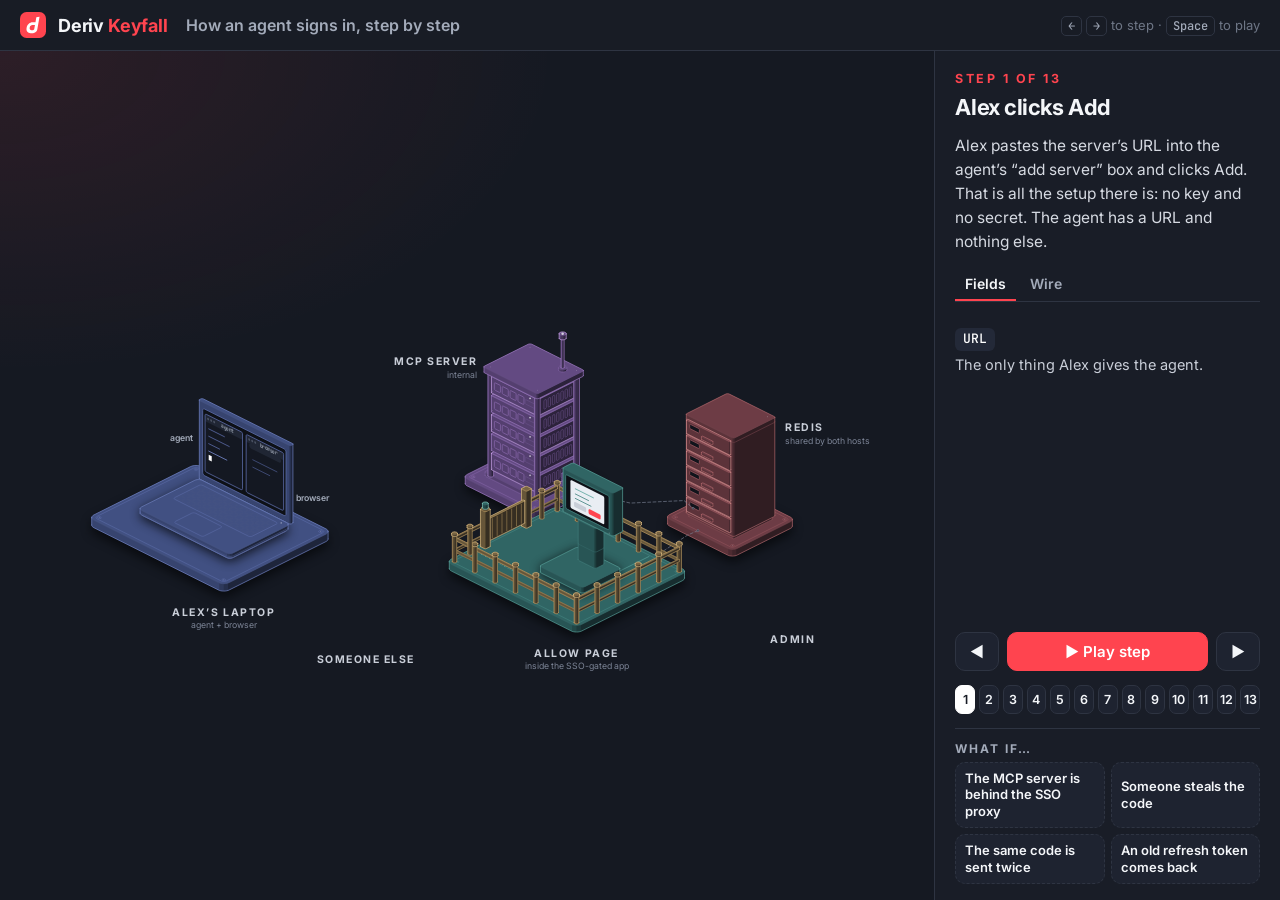
<file: index.html>
<!doctype html>
<html lang="en" class="iso"><head>
<meta charset="utf-8">
<meta name="viewport" content="width=device-width, initial-scale=1">
<title>Keyfall sign-in, step by step</title>
<link rel="stylesheet" href="https://fonts.googleapis.com/css2?family=Inter:wght@400;500;600;700;800&family=JetBrains+Mono:wght@400;500;600&display=swap">
<link rel="stylesheet" href="scene.css">
<style>
:root{--bg:#181C25;--panel:#1E2330;--line:#2E3442;--fg:#F4F6F9;--muted:#A3ABBA;--faint:#6E7686;--coral:#FF444F}
*{box-sizing:border-box;margin:0;padding:0}
body{background:var(--bg);color:var(--fg);font-family:Inter,system-ui,sans-serif;-webkit-font-smoothing:antialiased}
svg text{font-family:Inter,system-ui,sans-serif}
svg .mono{font-family:"JetBrains Mono",ui-monospace,monospace}
.brand{display:flex;align-items:center;gap:12px;font-size:22px;font-weight:700;letter-spacing:-.01em}
.brand svg{width:32px;height:32px}.brand em{font-style:normal;color:var(--coral)}
/* interactive page: one screen, no page scroll */
html,body{height:100%}
body:not(.frame){overflow:hidden}
.app{height:100vh;height:100dvh;display:grid;grid-template-columns:minmax(0,1fr) clamp(340px,27vw,430px);grid-template-rows:auto minmax(0,1fr)}
.bar{grid-column:1/-1;display:flex;align-items:center;gap:18px;padding:12px 20px;border-bottom:1px solid var(--line)}
.bar .brand{font-size:18px}.bar .brand svg{width:26px;height:26px}
.bar h1{font-size:16px;font-weight:600;color:var(--muted);letter-spacing:0}
.bar .keys{margin-left:auto;font-size:13px;color:var(--faint)}
.bar kbd{font:500 12px "JetBrains Mono",monospace;border:1px solid var(--line);border-radius:5px;padding:1px 6px;color:var(--muted)}
.stage{min-height:0;min-width:0;position:relative;display:flex;flex-direction:column;background:radial-gradient(900px 520px at 0% 0%,rgba(255,68,79,.10),transparent 62%),#151922}
.stage svg{flex:1;min-height:0;width:100%;height:100%;display:block}
.side{min-height:0;display:flex;flex-direction:column;gap:14px;padding:20px 20px 16px;border-left:1px solid var(--line);background:#191D27}
.side .k{color:var(--coral);font-size:12.5px;font-weight:700;letter-spacing:.2em;text-transform:uppercase}
.side h2{font-size:22px;line-height:1.2;letter-spacing:-.02em;margin-top:-6px}
.side p{color:#D6DAE2;font-size:15.5px;line-height:1.55}
.tabs{display:flex;gap:4px;border-bottom:1px solid var(--line)}
.tabs button{background:none;border:0;border-bottom:2px solid transparent;border-radius:0;padding:7px 10px;color:var(--muted);font-size:14px}
.tabs button.on{color:var(--fg);border-bottom-color:var(--coral)}
.tabbody{flex:1;min-height:0;overflow:auto;padding-right:4px}
.tabbody pre[hidden],.tabbody dl[hidden]{display:none}
.ctrl{display:flex;align-items:center;gap:8px}
.ctrl #play{flex:1}
button{font:600 15px Inter,system-ui,sans-serif;color:var(--fg);background:var(--panel);border:1px solid var(--line);border-radius:10px;padding:9px 14px;cursor:pointer}
button:hover{border-color:#4A5162}
button:focus-visible{outline:2px solid var(--coral);outline-offset:2px}
button.primary{background:var(--coral);border-color:var(--coral);color:#fff}
.dots{display:grid;grid-template-columns:repeat(13,1fr);gap:4px}
.dots button{padding:6px 0;font-size:12.5px;border-radius:7px}
.dots button.on{background:#fff;color:#181C25;border-color:#fff}
.whatif{display:flex;flex-direction:column;gap:6px;border-top:1px solid var(--line);padding-top:12px}
.whatif span{color:var(--muted);font-size:12px;font-weight:700;letter-spacing:.16em;text-transform:uppercase}
.whatif .wbtns{display:grid;grid-template-columns:1fr 1fr;gap:6px}
.whatif button{font-size:13px;padding:7px 9px;border-style:dashed;text-align:left;line-height:1.3}
.whatif button.on{border-color:var(--coral);color:#FFB3B7;border-style:solid}
pre{background:#11141B;border:1px solid var(--line);border-radius:10px;padding:12px;overflow-x:auto;font:12.5px/1.6 "JetBrains Mono",ui-monospace,monospace;color:#D6DAE2;white-space:pre}
dl{display:grid;grid-template-columns:1fr;gap:3px;font-size:14.5px;line-height:1.45;padding-top:4px}
dt{font:500 13px/1.6 "JetBrains Mono",ui-monospace,monospace;color:#fff;background:#232938;border-radius:6px;padding:1px 8px;justify-self:start;margin-top:8px}
dd{color:#C9CED8}
@media (max-width:900px),(max-height:560px){
  body:not(.frame){overflow:auto}
  .app{height:auto;grid-template-columns:1fr;grid-template-rows:auto auto auto}
  .stage{aspect-ratio:1600/760}
  .side{border-left:0;border-top:1px solid var(--line)}
  .tabbody{max-height:none;overflow:visible}
  .bar .keys{display:none}
}
/* phone: scene pinned at the top, controls pinned at the bottom, the rest scrolls */
.ptray{display:none}
@media (max-width:700px){
  body:not(.frame){padding-bottom:76px}
  .app{display:flex;flex-direction:column;height:auto}
  .bar{gap:4px 10px;padding:10px 16px;flex-wrap:wrap}
  .bar .brand{font-size:16px}.bar .brand svg{width:22px;height:22px}
  .bar h1{font-size:13px}
  .stage{display:contents}
  #stage-i{order:1;position:sticky;top:0;z-index:4;flex:none;width:100%;height:auto;aspect-ratio:1350/594;background:#151922;border-bottom:1px solid var(--line)}
  .cap{order:2;height:auto;grid-template-columns:1fr;padding:12px 16px 0;overflow:visible}
  .cap li div{white-space:normal;overflow-wrap:anywhere}
  .ptray{order:3;display:block;padding:14px 16px 2px}
  .side{order:4;border:0;padding:16px 16px 18px}
  .tabbody{overflow:visible}
  .ctrl{position:fixed;left:0;right:0;bottom:0;z-index:5;padding:10px 16px calc(10px + env(safe-area-inset-bottom));background:#191D27;border-top:1px solid var(--line)}
  .ctrl button{padding:11px 16px}
  .dots{grid-template-columns:repeat(7,1fr);gap:6px}
  .dots button{padding:9px 0;font-size:14px}
  .phone #scene .nm text:first-child{font-size:32px;letter-spacing:3px}
  .phone #scene .nm text + text{display:none}
  .phone #scene > text{display:none}
  .phone #chips text{display:none}
  .phone #tray{display:none}
}
.ptray b{display:block;color:var(--muted);font-size:11.5px;font-weight:700;letter-spacing:.16em;text-transform:uppercase;margin-bottom:8px}
.ptray ul{list-style:none;display:flex;flex-wrap:wrap;gap:6px}
.ptray li{display:flex;align-items:center;gap:6px;border:1px solid var(--c);border-radius:999px;padding:4px 10px;font-size:13px;font-weight:600;color:var(--c)}
.ptray li i{width:8px;height:8px;border-radius:50%;background:var(--c)}
.ptray li small{font-size:10.5px;font-weight:700;letter-spacing:.08em;color:var(--muted)}
.ptray li.live{background:color-mix(in srgb,var(--c) 14%,transparent)}
.ptray li.live small{color:var(--c)}
.ptray li.later{opacity:.4;border-style:dashed}
.ptray li.gone{opacity:.55}.ptray li.gone span{text-decoration:line-through}
/* frame mode: a 1600x960 still for the article */
body.frame *{transition:none!important}   /* stills: parts show at once, not mid-fade */
body.frame{width:1600px;height:1100px;overflow:hidden;position:relative;padding:48px 72px;
  background:radial-gradient(1000px 560px at 0% 0%,rgba(255,68,79,.16),transparent 62%),radial-gradient(circle,rgba(255,255,255,.05) 1px,transparent 1.3px) 0 0/28px 28px,#181C25}
.frame .top{display:flex;justify-content:space-between;align-items:center}
.frame .tag{font-size:15px;letter-spacing:.28em;text-transform:uppercase;color:var(--muted);font-weight:600}
.frame .kick{margin-top:30px;color:var(--coral);font-size:17px;font-weight:700;letter-spacing:.24em;text-transform:uppercase;display:flex;align-items:center;gap:18px}
.frame .kick::before{content:"";width:40px;height:2px;background:var(--coral)}
.frame h1{font-size:46px;line-height:1.08;font-weight:800;letter-spacing:-.03em;margin-top:12px}
.frame .fstage{position:absolute;left:0;top:182px;width:1600px;bottom:0;display:flex;flex-direction:column}
.frame #stage{flex:none;width:1600px;height:760px}
.cap{list-style:none;display:grid;grid-template-columns:repeat(auto-fill,minmax(280px,1fr));gap:6px;padding:12px 16px 0;height:118px;flex:none;overflow:hidden;align-content:start}
.cap li div{min-width:0;white-space:nowrap;overflow:hidden;text-overflow:ellipsis}
.cap li{background:#11141B;border:1px solid #2E3442;border-left:3px solid var(--c,#A3ABBA);border-radius:10px;padding:7px 11px;font-size:14px;line-height:1.35;color:#E9EDF3;display:grid;grid-template-columns:auto 1fr;gap:2px 9px;align-items:center;transition:box-shadow .3s,border-color .3s}
.cap li div span{display:block}
.cap li em{font-style:normal;font-weight:800;color:#11141B;background:var(--c);border-radius:50%;min-width:20px;height:20px;display:inline-flex;align-items:center;justify-content:center;font-size:12px;align-self:center}
.cap li span{color:#A3ABBA;font-weight:600;font-size:12.5px}
.cap li.act{border-left-style:dotted;color:var(--c)}
.cap li.act span{color:#A3ABBA}
.cap li.click{border-left-color:#FF444F;align-items:center}
.cap li.click i{width:10px;height:10px;border-radius:50%;background:#FF444F;box-shadow:0 0 0 4px rgba(255,68,79,.28)}
.cap li.now{border-color:var(--c);box-shadow:0 0 0 1px var(--c)}
.frame .cap{padding:6px 72px 0;grid-template-columns:repeat(2,1fr);gap:10px 14px;height:154px;min-height:0;align-content:start}
.frame .cap li{font-size:21px;padding:9px 15px;gap:4px 12px}
.frame .cap li span{font-size:17px}
.frame .cap li em{min-width:28px;height:28px;font-size:16px}
.tap{animation:kf-tap 1s ease-out forwards}
@keyframes kf-tap{from{r:8;opacity:1}to{r:44;opacity:0}}
</style></head>
<body>
<div class="app" id="page">
  <header class="bar">
    <div class="brand"><svg viewBox="0 0 250 250"><rect width="250" height="250" rx="62.5" fill="#FF444F"/><path fill="#fff" d="m156.97 51.47-8.1 45.92h-28.11c-26.22 0-51.22 21.24-55.85 47.47l-1.96 11.16c-4.61 26.22 12.88 47.47 39.11 47.47h23.44c19.11 0 37.32-15.47 40.68-34.58l21.59-122.38-30.81 4.95Zm-19.94 113.1c-1.03 5.9-6.35 10.71-12.25 10.71h-14.24c-11.79 0-19.67-9.57-17.6-21.37l1.23-6.96c2.09-11.79 13.34-21.37 25.12-21.37h24.62l-6.88 39Z"/></svg><span>Deriv <em>Keyfall</em></span></div>
    <h1>How an agent signs in, step by step</h1>
    <div class="keys"><kbd>←</kbd> <kbd>→</kbd> to step · <kbd>Space</kbd> to play</div>
  </header>
  <main class="stage"><ol id="cap" class="cap" aria-live="polite"></ol><svg id="stage-i" viewBox="0 0 1600 760" preserveAspectRatio="xMidYMid meet" role="img" aria-label="The Keyfall sign-in flow"></svg></main>
  <div class="ptray" id="ptray" aria-live="polite"></div>
  <aside class="side" aria-live="polite">
    <div class="k" id="d-k"></div>
    <h2 id="d-title"></h2>
    <p id="d-what"></p>
    <div class="tabs" role="tablist"><button role="tab" data-tab="fields" class="on">Fields</button><button role="tab" data-tab="wire">Wire</button></div>
    <div class="tabbody"><dl id="d-fields"></dl><pre id="d-wire" hidden></pre></div>
    <nav class="ctrl">
      <button id="prev" aria-label="Previous step">◀</button>
      <button id="play" class="primary">▶ Play step</button>
      <button id="next" aria-label="Next step">▶</button>
    </nav>
    <div class="dots" id="dots"></div>
    <div class="whatif" id="whatif"><span>What if…</span><div class="wbtns" id="wbtns"></div></div>
  </aside>
</div>

<script src="scene.js"></script>
<script>
const COL = {agent:'#8792FF', alex:'#FF6B73', node:'#E9EDF3', sso:'#F5B544', fg:'#E9EDF3', muted:'#A3ABBA', red:'#FF444F',
  secret:'#F5D565', hash:'#62B6F7', note:'#B69CFF', code:'#8FD46A', access:'#F59B4C', refresh:'#FF8FB1', grant:'#3FC1A5', grey:'#BDB3A3'};

/* ---------- the tokens, shown in the tray ---------- */
const TOK = [
  {id:'secret', short:'stays on the agent', name:'Secret', sub:'PKCE code_verifier', life:'one sign-in', use:['Stays on the agent. Sent once,','at /token (step 10).'], born:5, dead:10, deadWord:'used'},
  {id:'hash', short:'inside note + code', name:'Hash', sub:'PKCE code_challenge', life:'one sign-in', use:['The secret’s SHA-256. Rides','in the note and the code.'], born:5, dead:10, deadWord:'checked'},
  {id:'note', short:'to the Allow page', name:'Signed note', sub:'JWT · iss mcp-server', life:'10 minutes', use:['Carries the request from the','MCP server to the Allow page.'], born:7, dead:9, deadWord:'spent'},
  {id:'code', short:'traded at /token', name:'Code', sub:'JWT · iss allow-page', life:'60 seconds · once', use:['Proves Alex clicked Allow.','Traded for tokens at /token.'], born:9, dead:10, deadWord:'used'},
  {id:'access', short:'every tool call', name:'Access token', sub:'random · hashed in Redis', life:'1 hour', use:['Sent with every tool call:','"this is Alex, role user".'], born:10, dead:13, deadWord:'ended', renew:12},
  {id:'refresh', short:'for a new pair', name:'Refresh token', sub:'random · hashed in Redis', life:'works once', use:['Traded about every hour','for a new pair.'], born:10, dead:13, deadWord:'ended', renew:12},
  {id:'grant', short:'in Redis', name:'Grant', sub:'Redis record', life:'14 days', use:['One Allow click. Every token','points to it; end it, all stop.'], born:10, dead:13, deadWord:'ended'},
];

/* ---------- the steps ---------- */
const R = { // Redis rows
  client:['client:7724…','90 days',COL.node], used:['code-used:<jti>','~6 min',COL.code], grant:['grant:SAyjFQ…','14 days',COL.grant],
  access:['access:<hash>','1 hour',COL.access], refresh:['refresh:<hash>','once',COL.refresh], revoked:['revoked:alex@…','no expiry',COL.red]};
const STEPS = [
 {title:'Alex clicks Add', click:[['A',1,'Add']], hold:{}, redis:[],
  msgs:[], act:{A:['has a URL, nothing else',COL.fg]},
  what:'Alex pastes the server’s URL into the agent’s “add server” box and clicks Add. That is all the setup there is: no key and no secret. The agent has a URL and nothing else.',
  wire:'https://mcp.example.com/mcp',
  fields:[['URL','The only thing Alex gives the agent.']]},
 {title:'The first call gets a 401 and a pointer', hold:{}, redis:[],
  msgs:[['A','M','POST /mcp · no token',COL.fg],['M','A','401 · resource_metadata = /.well-known/…',COL.red]],
  what:'The agent calls the server without a token. The server says no, and its WWW-Authenticate header points to a document that explains how to sign in.',
  wire:`POST /mcp HTTP/1.1
Host: mcp.example.com

HTTP/1.1 401 Unauthorized
WWW-Authenticate: Bearer error="invalid_token",
  resource_metadata="https://mcp.example.com/
    .well-known/oauth-protected-resource/mcp"`,
  fields:[['401','No token, or a bad one.'],['WWW-Authenticate','The header that says how to authenticate.'],['resource_metadata','The URL of a document that says who issues tokens for this server.']]},
 {title:'The agent reads two /.well-known/ documents', hold:{}, redis:[],
  msgs:[['A','M','GET /.well-known/oauth-protected-resource/mcp\nGET /.well-known/oauth-authorization-server',COL.fg],['M','A','token issuer + endpoints',COL.fg]],
  what:'Both documents sit at fixed /.well-known/ paths, so every OAuth client knows where to look. The first says who issues tokens for this server: the server itself. The second lists the endpoints and what they accept.',
  wire:`GET /.well-known/oauth-protected-resource/mcp
{
  "resource": "https://mcp.example.com/mcp",
  "authorization_servers": ["https://mcp.example.com"],
  "scopes_supported": ["mcp"]
}

GET /.well-known/oauth-authorization-server
{
  "issuer": "https://mcp.example.com",
  "authorization_endpoint": ".../authorize",
  "token_endpoint": ".../token",
  "registration_endpoint": ".../register",
  "code_challenge_methods_supported": ["S256"]
}`,
  fields:[['resource','The server these tokens are for.'],['authorization_servers','Who issues the tokens. Here, the MCP server itself.'],['scopes_supported','The access an agent can ask for. Keyfall has one: mcp.'],['issuer','The server’s name. The agent checks it again in step 9.'],['*_endpoint','Where to register, send the person to approve, and get tokens.'],['S256','The PKCE hash method. The only one allowed.']]},
 {title:'The agent registers itself', hold:{}, redis:['client'],
  msgs:[['A','M','POST /register · name + callback URL',COL.fg],['M','R','',COL.muted],['M','A','201 · client_id',COL.fg]],
  what:'The agent tells the server its name and where codes may be sent, and gets a client_id back. This is Dynamic Client Registration. The server keeps the record in Redis for 90 days.',
  wire:`POST /register
{
  "client_name": "Example Agent",
  "redirect_uris": ["http://127.0.0.1:53682/callback"],
  "token_endpoint_auth_method": "none",
  "grant_types": ["authorization_code", "refresh_token"],
  "response_types": ["code"]
}

201 Created
{ "client_id": "7724f3cf-7d82-4b15-81f3-8168131bc8c5", … }`,
  fields:[['client_name','The name the Allow page shows, marked “given by the agent itself”.'],['redirect_uris','Where a code may be sent. Here, a listener on Alex’s own laptop. Websites are refused unless your team lists them.'],['token_endpoint_auth_method','none: the agent has no client secret. Anything copied to every laptop isn’t secret.'],['grant_types','authorization_code to sign in, refresh_token to renew.'],['response_types','code: “send me a code, not tokens”.'],['client_id','The server’s ID for this agent.']]},
 {title:'The agent makes a secret and its hash', hold:{A:['secret','hash']}, redis:['client'],
  msgs:[], act:{A:['secret → SHA-256 → hash',COL.secret]},
  what:'This is PKCE (Proof Key for Code Exchange). The agent makes a random secret and keeps it in memory. It sends only the hash. At the end, it shows the secret once, and the server checks that it matches the hash. A stolen code is useless without it.',
  wire:`verifier  = secrets.token_urlsafe(48)    # the secret
digest    = hashlib.sha256(verifier.encode()).digest()
challenge = base64url(digest)              # the hash`,
  fields:[['code_verifier','The secret. It stays in the agent’s memory until step 10.'],['code_challenge','The SHA-256 hash of the secret. Safe to send through the browser: a hash can’t be turned back into the secret.'],['S256','The name of this hash method.']]},
 {title:'The agent opens Alex’s browser at /authorize', hold:{A:['secret'],M:['hash']}, redis:['client'],
  msgs:[['A','B','opens /authorize',COL.hash],['B','M','GET /authorize · hash + callback',COL.hash]],
  what:'The agent starts a listener on a free local port and opens Alex’s browser at /authorize. The URL carries the hash, never the secret.',
  wire:`GET /authorize
  ?response_type=code
  &client_id=7724f3cf-7d82-4b15-81f3-8168131bc8c5
  &redirect_uri=http://127.0.0.1:53682/callback
  &state=af0ifjsldkj
  &code_challenge=xujOLIVFxFLstoM_G4xEiq3xXheo9I2NXl8Uw2oUDSA
  &code_challenge_method=S256
  &resource=https://mcp.example.com/mcp
  &scope=mcp`,
  fields:[['response_type','code: send a code back.'],['client_id','The ID from step 4.'],['redirect_uri','Must be one that was registered in step 4.'],['state','A random value. The agent checks that the same value comes back in step 9.'],['code_challenge','The hash from step 5.'],['resource','Which server the token is for. A token for one server won’t work on another.'],['scope','The access asked for: mcp.']]},
 {title:'The server signs the request into a note', hold:{A:['secret'],B:['note']}, redis:['client'],
  msgs:[['M','B','302 → Allow page ?req=<signed note>',COL.note]], act:{M:['signs the note (HS256)',COL.note]},
  what:'The server doesn’t show a login page. It checks the request, signs all of it into a JWT (the signed note) and sends the browser to the Allow page. The note carries the request to the other host, and nobody on the way can change it.',
  wire:`302 Found
Location: https://portal.example.com/connect-agent/authorize
          ?req=eyJhbGciOiJIUzI1NiIs…

The note’s claims:
{
  "iss": "mcp-server",
  "aud": "mcp-connect:request",
  "exp": <iat + 600>,
  "client_id": "7724f3cf-…",
  "client_name": "Example Agent",
  "redirect_uri": "http://127.0.0.1:53682/callback",
  "code_challenge": "xujOLIVF…",
  "state": "af0ifjsldkj",
  "scopes": ["mcp"],
  "resource": "https://mcp.example.com/mcp"
}`,
  fields:[['iss','Who signed it: the MCP server.'],['aud','What it is for: a request, nothing else.'],['exp','10 minutes to sign in and decide.'],['the rest','The /authorize request, copied as it was.'],['HS256','The signature, made with the key both hosts share. Change one character and the check fails.']]},
 {title:'The SSO proxy signs Alex in', hold:{A:['secret'],P:['note']}, redis:['client'], gate:true,
  msgs:[['B','P','note + Alex’s signed identity',COL.note]], act:{P:['checks note + identity → role',COL.fg]},
  what:'The SSO proxy in front of the Allow page does what it does for any internal site: it signs Alex in, with MFA, and adds a signed identity token to the request. The Allow page checks that token with the proxy’s public keys, and maps Alex’s groups to a role. If the check fails, there is no Allow button.',
  wire:`The proxy adds its signed identity token:

Cloudflare Access   Cf-Access-Jwt-Assertion: eyJ…
Google IAP          x-goog-iap-jwt-assertion: eyJ…
Pomerium            X-Pomerium-Jwt-Assertion: eyJ…
oauth2-proxy        Authorization: Bearer eyJ…

Groups to role (highest wins):
MCP_GROUP_ROLES="mcp-admin=admin,mcp-user=user,
                 mcp-readonly=readonly"`,
  fields:[['identity token','Signed by the proxy. Keyfall checks the signature with the proxy’s public keys, and checks expiry, audience and issuer.'],['groups → role','Alex is in mcp-user, so the role is user.'],['the note','Checked too: signature, issuer, audience, age.']]},
 {title:'Alex clicks Allow, and the page signs a code', click:[['B',2,'Allow']], gate:true, hold:{A:['secret','code']}, redis:['client'],
  msgs:[['P','B','303 → 127.0.0.1:53682/callback?code=…',COL.code],['B','A','code + state + iss',COL.code]], act:{P:['signs the code (60 s)',COL.code]},
  what:'The Allow page shows who is signed in, the role, and where the code goes. When Alex clicks Allow, it signs a second JWT, the code, and sends the browser back to the agent’s listener.',
  wire:`303 See Other
Location: http://127.0.0.1:53682/callback
  ?code=eyJhbGciOiJIUzI1NiIs…
  &state=af0ifjsldkj
  &iss=https://mcp.example.com

The code’s claims:
{
  "iss": "allow-page",
  "aud": "mcp-connect:code",
  "exp": <iat + 60>,
  "jti": "LnMXJjyISjwwrYFx3bmEulC2nNwnCJCA",
  "sub": "alex@example.com",
  "role": "user",
  "client_id": "7724f3cf-…",
  "redirect_uri": "http://127.0.0.1:53682/callback",
  "code_challenge": "xujOLIVF…",
  "resource": "https://mcp.example.com/mcp"
}`,
  fields:[['iss / aud','Different from the note’s. A note can’t be used as a code, or a code as a note.'],['exp','60 seconds.'],['jti','A unique ID. It makes the code single-use.'],['sub / role','Who clicked Allow, and as which role.'],['code_challenge','The hash, copied from the note. Checked in step 10.'],['state','The same value the agent sent in step 6.'],['iss (in the URL)','Which server answered, so an agent with several servers can’t mix them up.']]},
 {title:'The agent trades the code and the secret for tokens', hold:{A:['access','refresh']}, redis:['client','used','grant','access','refresh'],
  msgs:[['A','M','POST /token · code + secret',COL.code],['M','R','',COL.muted],['M','A','200 · access token + refresh token',COL.access]], act:{M:['SHA-256(secret) = hash ✓',COL.secret]},
  what:'The agent sends the code and, for the first and only time, the secret, straight to the server. The server checks the code, checks that the secret’s hash matches the hash in the code, marks the code as used, and starts a grant. Then it returns two tokens.',
  wire:`POST /token
grant_type=authorization_code
&code=eyJhbGciOiJIUzI1NiIs…
&client_id=7724f3cf-…
&redirect_uri=http://127.0.0.1:53682/callback
&code_verifier=ney1HdeIdlfgi3FWni5Ze7oJ…

200 OK
{
  "access_token": "wT1OPKOe69URiS8N_9aOofyC…",
  "token_type": "Bearer",
  "expires_in": 3600,
  "refresh_token": "iEXkW7pHuxOfoZRbytM2DHPw…"
}`,
  fields:[['code_verifier','The secret from step 5. The server checks SHA-256(secret) = the hash inside the code.'],['code','Checked: signature, issuer, audience, 60 seconds, not used before.'],['access_token','Random. Lasts 1 hour. Redis keeps only its hash.'],['refresh_token','Random. Works once. Redis keeps only its hash.'],['expires_in','3600 seconds: when the access token ends.']]},
 {title:'Every tool call carries the access token', hold:{A:['access','refresh']}, redis:['client','used','grant','access','refresh'],
  msgs:[['A','M','tools/call · Bearer <access token>',COL.access],['M','R','',COL.muted],['M','A','result, as Alex (role user)',COL.fg]], act:{M:['token → grant → Alex, user',COL.access]},
  what:'The server hashes the token, finds it in Redis, and follows it to the grant: Alex, role user, not revoked. The tool learns who is calling and decides what that role may see.',
  wire:`POST /mcp
Authorization: Bearer wT1OPKOe69URiS8N_9aOofyC…

{"method": "tools/call",
 "params": {"name": "get_record",
            "arguments": {"record_id": "R-100"}}}`,
  fields:[['Bearer','The access token. The server hashes it and looks it up.'],['caller()','What the tool sees: Alex’s email, name and role.'],['role','The tool decides on the server what this role may see.']]},
 {title:'Every hour: a new pair, and the old one stops', hold:{A:['access','refresh']}, redis:['client','used','grant','access','refresh'], renew:true,
  msgs:[['A','M','POST /token · refresh token',COL.refresh],['M','R','',COL.muted],['M','A','new access token + new refresh token',COL.access]], act:{M:['old refresh token deleted',COL.refresh]},
  what:'A refresh token works once. The agent trades it for a new pair, and the server deletes the old one as it reads it. The grant’s end date doesn’t move.',
  wire:`POST /token
grant_type=refresh_token
&refresh_token=iEXkW7pHuxOfoZRbytM2DHPw…

200 OK  { new access_token, new refresh_token }`,
  fields:[['works once','The old token is deleted the moment it is read.'],['30-second grace','Two agent windows that refresh at the same second both get the same new pair.'],['after 30 s','The old token coming back means someone copied it. The server ends the whole grant.'],['14 days','Refreshing never extends the grant.']]},
 {title:'The grant ends', hold:{}, redis:['client','used','revoked'], ended:true,
  msgs:[['D','R','revoke alex@example.com',COL.red],['A','M','tools/call · old token',COL.access],['M','A','401',COL.red]],
  what:'A grant ends after 14 days, or at once when an admin revokes Alex. Every token that points to it stops working. Alex clicks Allow again, and the IdP groups are read again, so a role change takes effect.',
  wire:`python admin.py revoke alex@example.com --by admin@example.com

POST /mcp
Authorization: Bearer wT1OPKOe…   →   401 Unauthorized`,
  fields:[['14 days','Then Alex clicks Allow again.'],['revoke','Sets revoked:alex@example.com and ends all of Alex’s grants.'],['no expiry','The revoke flag has no TTL, so it can’t lift itself or be evicted.']]},
];

/* ---------- what-if scenarios ---------- */
const WHATIF = [
 {key:'sso', label:'The MCP server is behind the SSO proxy', base:1, hold:{}, redis:[], ssoMcp:true,
  msgs:[['A','MG','POST /mcp',COL.fg],['MG','A','302 → SSO login page (HTML) ✗',COL.red]], act:{A:['expects JSON → fails ✗',COL.red]},
  what:'This is why staff and agents reach the MCP server with no proxy in front. Behind the SSO proxy, the agent’s first call gets a redirect to an HTML login page instead of a 401 with JSON. The agent can’t sign in to a web page, so it fails.',
  wire:`POST /mcp HTTP/1.1
Host: mcp.example.com

HTTP/1.1 302 Found
Location: https://sso.example.com/login?…
Content-Type: text/html`,
  fields:[['302 + HTML','A page for a person. The agent expected a 401 and JSON.']]},
 {key:'stolen', label:'Someone steals the code', base:9, hold:{A:['secret','code'],X:['code']}, redis:['client'], attacker:true,
  msgs:[['X','M','POST /token · stolen code, no secret',COL.code],['M','X','400 invalid_grant ✗',COL.red]], act:{M:['SHA-256(guess) ≠ hash ✗',COL.red]},
  what:'The code comes back through a URL, and URLs leak. But the code holds the hash, and only the agent has the secret behind it. Without the secret, the code is useless.',
  wire:`POST /token
grant_type=authorization_code&code=eyJ…&code_verifier=guess

400 Bad Request
{"error": "invalid_grant"}`,
  fields:[['code_verifier','The thief doesn’t have it. SHA-256 can’t be reversed to find it.']]},
 {key:'twice', label:'The same code is sent twice', base:10, hold:{A:['access','refresh']}, redis:['client','used','grant','access','refresh'],
  msgs:[['A','M','POST /token · the same code again',COL.code],['M','R','',COL.muted],['M','A','400 invalid_grant ✗',COL.red]], act:{M:['code-used:<jti> exists ✗',COL.red]},
  what:'The first /token call wrote code-used:<jti> to Redis. Any second use of that code, even within its 60 seconds, is refused.',
  wire:`POST /token  (same code)

400 Bad Request
{"error": "invalid_grant",
 "error_description": "authorization code does not exist"}`,
  fields:[['jti','The code’s unique ID. The used-marker is keyed on it.']]},
 {key:'reuse', label:'An old refresh token comes back', base:12, hold:{X:['refresh']}, redis:['client','used'], attacker:true, ended:true,
  msgs:[['X','M','POST /token · old refresh, 40 s later',COL.refresh],['M','R','',COL.muted],['M','X','400 ✗ · the grant ends',COL.red]], act:{M:['two holders → end the grant',COL.red]},
  what:'After the 30-second grace, an old refresh token coming back means two parties hold the chain: Alex’s agent and someone who copied it. The server can’t tell which is which, so it ends the whole grant. Alex clicks Allow again; the copy is now worthless.',
  wire:`POST /token  grant_type=refresh_token  refresh_token=<old>
  -> 400 invalid_grant          (reuse: the grant ends)
POST /token  refresh_token=<Alex's newer token>
  -> 400 invalid_grant          (the whole chain is gone)`,
  fields:[['reuse','The old token is remembered until the grant ends, so it can be recognised.'],['grant ends','Both sides lose access. Only Alex can get it back, by signing in with SSO again.']]},
];

/* ---------- the isometric scene (scene.js, built by build-scene.mjs) ---------- */
const NS = 'http://www.w3.org/2000/svg';
const ctx = document.createElement('canvas').getContext('2d');
function tw(s, size, weight=600){ ctx.font = `${weight} ${size}px Inter`; return ctx.measureText(s).width; }
function esc(s){ return String(s).replace(/&/g,'&amp;').replace(/</g,'&lt;').replace(/>/g,'&gt;'); }
function el(tag, attrs={}, html=''){ const e = document.createElementNS(NS, tag); for (const k in attrs) e.setAttribute(k, attrs[k]); if (html) e.innerHTML = html; return e; }
const NAME = {A:'Agent', B:'Browser', M:'MCP server', P:'Allow page', R:'Redis', X:'Someone else', D:'Admin', MG:'SSO gate'};
const WORD = {secret:'secret', hash:'hash', note:'signed note', code:'code', access:'access token', refresh:'refresh token'};
const TAG = {client:COL.node, used:COL.code, grant:COL.grant, access:COL.access, refresh:COL.refresh, revoked:COL.red};
const shade = (hex, f) => { const n = parseInt(hex.slice(1), 16); return '#' + [16, 8, 0].map(b => Math.round(((n >> b) & 255) * f).toString(16).padStart(2, '0')).join(''); };
function chipSvg(c){
  const C = SCENE.chip;
  return `<path d="${C.fill}" fill="${shade(c, .42)}"/>` + C.shades.map((d, i) => d ? `<path d="${d}" fill="${shade(c, [.38, .48, .58, .68][i])}"/>` : '').join('')
    + `<path d="${C.top}" fill="${c}"/><path d="${C.outline}" fill="none" stroke="#07090D" stroke-width="1.2" vector-effect="non-scaling-stroke"/>`;
}
function pillSvg(text, x, y, c, num, centred){
  const lines = String(text).split('\n'), fs = 17, lh = 22, pad = 26 * !!num;
  const w = Math.max(...lines.map(l => tw(l, fs))) + 24 + pad, h = lines.length * lh + 10;
  const x0 = x - w/2, y0 = centred ? y - h/2 : y - h;
  return `<g class="pill"><rect x="${x0}" y="${y0}" width="${w}" height="${h}" rx="${Math.min(15, h/2)}" fill="#11141B" stroke="${c}" stroke-opacity=".85" stroke-width="1.6"/>`
    + (num ? `<circle cx="${x0 + 17}" cy="${y0 + h/2}" r="10.5" fill="${c}"/><text x="${x0 + 17}" y="${y0 + h/2 + 4.6}" text-anchor="middle" font-size="13" font-weight="800" fill="#11141B">${num}</text>` : '')
    + lines.map((l, i) => `<text x="${x0 + 12 + pad}" y="${y0 + 21 + i * lh}" font-size="${fs}" font-weight="600" fill="${c}">${esc(l)}</text>`).join('') + `</g>`;
}
let PH = false;                          // phone layout: number badges on the arrows, text in the list
const PHONE_VB = '150 26 1350 594';
function phoneBadge(x, y, c, n){ return `<g class="badge"><circle cx="${x}" cy="${y}" r="30" fill="${c}" stroke="#11141B" stroke-width="6"/><text x="${x}" y="${y + 11}" text-anchor="middle" font-size="32" font-weight="800" fill="#11141B">${n}</text></g>`; }
function badge(x, y, c, n){ return `<g class="badge"><circle cx="${x}" cy="${y}" r="13" fill="${c}" stroke="#11141B" stroke-width="3"/><text x="${x}" y="${y + 5}" text-anchor="middle" font-size="15" font-weight="800" fill="#11141B">${n}</text></g>`; }
const routeOf = (f, t) => SCENE.routes[`${f}>${t}`];
const dOf = pts => 'M' + pts.map(p => p.join(' ')).join('L');
const topOf = pts => pts.reduce((m, p) => p[1] < m[1] ? p : m, pts[0]);

function scene(i, wi){ // i: 0-based step; wi: what-if object or null
  const st = wi || STEPS[i];
  const stepNo = wi ? wi.base : i + 1;
  const prev = wi ? STEPS[wi.base - 1] : (STEPS[i - 1] || {redis: [], hold: {}});
  const keys = st.redis || [];
  const dead = st.ended ? ['grant', 'access', 'refresh'] : [];
  const fresh = keys.filter(k => !(prev.redis || []).includes(k) || (wi && k === 'used' && wi.key === 'twice'));
  const s = {...st, keys, dead, fresh, admin: !wi && st.ended, hold: st.hold || {}, prevHold: wi ? (STEPS[wi.base - 1].hold || {}) : (prev.hold || {})};
  return {s, stepNo};
}
function numbered(msgs){ let n = 0; return msgs.map(m => m[2] ? ++n : 0); }

function setup(svg){
  if (svg.querySelector('#scene')) return;
  svg.innerHTML = `<defs><marker id="ah" viewBox="0 0 10 10" refX="7" refY="5" markerWidth="5" markerHeight="5" orient="auto"><path d="M0 0L10 5L0 10z" fill="context-stroke"/></marker></defs>`
    + `<g id="scene">${SCENE.svg}${SCENE.labels.map(l => l.small ? `<text x="${l.x}" y="${l.y}" text-anchor="${l.a || 'middle'}" font-size="15" font-weight="600" fill="#A3ABBA">${esc(l.t)}</text>` : `<g class="nm"${l.part ? ` data-label="${l.part}"` : ''}><text x="${l.x}" y="${l.y}" text-anchor="${l.a}" font-size="18" font-weight="700" letter-spacing="2.6" fill="#C9CED8">${esc(l.t)}</text>${l.s ? `<text x="${l.x}" y="${l.y + 21}" text-anchor="${l.a}" font-size="15" fill="#7C8496">${esc(l.s)}</text>` : ''}</g>`).join('')}</g><g id="routes"></g><g id="chips"></g><g id="rlabels"></g><g id="fly"></g><g id="tray"></g>`;
}
// arrows stop a clear gap short of each machine's real outline (measured on the drawing once)
const PARTS = {A:'desk', B:'desk', X:'attacker', M:'mcp', MG:'mcpgate', P:'kiosk', R:'redis', D:'admin'};
const GAP_START = 10, GAP_END = 16;
let HIT = null;
function machineTest(svg){                            // inside(part, [x, y]) in stage units; floors and halos don't count
  const m = svg.getScreenCTM(); if (!m || !svg.getBoundingClientRect().width) return null;
  const key = [m.a, m.d, m.e, m.f].map(v => v.toFixed(2)).join();
  if (HIT && HIT.svg === svg && HIT.key === key) return HIT.inside;
  const pt = svg.createSVGPoint(), cache = {};
  const shapes = name => cache[name] ||= [...svg.querySelectorAll(`[data-part="${name}"] path`)]
    .filter(p => !p.closest('.plate') && !p.classList.contains('iso-halo') && !p.classList.contains('iso-line') && getComputedStyle(p).fill !== 'none')
    .map(p => ({ p, r: p.getBoundingClientRect(), inv: p.getScreenCTM().inverse() }));
  const inside = (name, [x, y]) => {
    pt.x = x; pt.y = y; const c = pt.matrixTransform(m);
    return shapes(name).some(({ p, r, inv }) => c.x >= r.left && c.x <= r.right && c.y >= r.top && c.y <= r.bottom
      && p.isPointInFill(new DOMPoint(c.x, c.y).matrixTransform(inv)));
  };
  HIT = { svg, key, inside };
  return inside;
}
function trimRoutes(svg){
  if (SCENE.trimmed) return;
  const inside = machineTest(svg); if (!inside) return;
  const along = (pts, need) => {                      // walk 'need' units from pts[0]
    for (let k = 0; k < pts.length - 1; k++){
      const a = pts[k], b = pts[k + 1], d = Math.hypot(b[0] - a[0], b[1] - a[1]);
      if (d >= need) return [[a[0] + (b[0] - a[0]) * need / d, a[1] + (b[1] - a[1]) * need / d], ...pts.slice(k + 1)];
      need -= d;
    }
    return pts;
  };
  const cut = (pts, name, gap) => {                   // cut from pts[0] until clear of the part, then the gap
    let i = 0; while (i < pts.length - 1 && inside(name, pts[i])) i++;
    if (i >= pts.length - 2) return pts;
    let a = pts[Math.max(0, i - 1)], b = pts[i];
    if (i > 0) for (let n = 0; n < 8; n++){ const mid = [(a[0] + b[0]) / 2, (a[1] + b[1]) / 2]; inside(name, mid) ? a = mid : b = mid; }
    return along([b, ...pts.slice(i + 1)], gap);
  };
  for (const key of Object.keys(SCENE.routes)){
    const [f, t] = key.split('>');
    if (PARTS[f] && PARTS[f] === PARTS[t]) continue;  // window to window: already drawn clear of the lid
    let pts = SCENE.routes[key];
    if (PARTS[f]) pts = cut(pts, PARTS[f], GAP_START);
    if (PARTS[t]) pts = cut([...pts].reverse(), PARTS[t], GAP_END).reverse();
    SCENE.routes[key] = pts.map(p => p.map(v => +v.toFixed(1)));
  }
  SCENE.trimmed = true;
}
function applyState(svg, s, stepNo, wi, phase){ // phase: 'start' | 'end'
  const part = n => svg.querySelector(`[data-part="${n}"]`);
  part('attacker').style.opacity = s.attacker ? 1 : 0;
  svg.querySelectorAll('[data-label]').forEach(g => g.style.opacity = (g.dataset.label === 'attacker' ? s.attacker : s.admin) ? 1 : 0);
  part('admin').style.opacity = s.admin ? 1 : 0;
  part('mcpgate').style.opacity = s.ssoMcp ? 1 : 0;
  const open = !!s.gate && phase === 'end' || (!!s.gate && phase === 'mid');
  svg.querySelector('[data-gate="open"]').style.opacity = open ? 1 : 0;
  svg.querySelector('[data-gate="closed"]').style.opacity = open ? 0 : 1;
  svg.querySelector('[data-part="yard"] .lamp').classList.toggle('on', open);
  const allow = !wi && stepNo >= 7 && stepNo <= 9 && !(stepNo === 7 && phase === 'start');
  part('browser-allow').style.opacity = allow ? 1 : 0;
  part('browser-blank').style.opacity = allow ? 0 : 1;
  part('allow-btn').classList.toggle('pressed', !wi && stepNo === 9);
  for (const name of SCENE.drawers){
    const has = phase === 'start' ? (s.keys.includes(name) && !s.fresh.includes(name)) : s.keys.includes(name);
    const isDead = phase !== 'start' && s.dead.includes(name);
    svg.querySelector(`[data-tag="${name}"]`).style.fill = has && !isDead ? TAG[name] : 'transparent';
    const out = phase !== 'start' && (s.fresh.includes(name) || (isDead && name === 'grant'));
    const dr = svg.querySelector(`[data-drawer="${name}"]`);
    dr.querySelector('[data-state="open"]').style.opacity = out ? 1 : 0;
    dr.querySelector('[data-state="closed"]').style.opacity = out ? 0 : 1;
  }
  part('cables').classList.toggle('flow', phase !== 'start' && (s.msgs || []).some(m => m[1] === 'R'));
}
function drawChips(svg, hold){
  let h = '';
  for (const [node, toks] of Object.entries(hold)){
    toks.forEach((t, k) => {
      const [dx, dy] = SCENE.spots[node][k], c = SCENE.chip.centre;
      const cx = dx + c[0] + SCENE.origin[0], cy = dy + c[1] + SCENE.origin[1];
      h += `<g class="chip"><g transform="translate(${dx} ${dy})">${chipSvg(COL[t])}</g>`
        + `<text x="${k ? cx + 4 : cx - 4}" y="${cy + 30}" text-anchor="${k ? 'start' : 'end'}" font-size="15" font-weight="700" fill="${COL[t]}" paint-order="stroke" stroke="#11141B" stroke-width="4">${esc(WORD[t])}</text></g>`;
    });
  }
  svg.querySelector('#chips').innerHTML = h;
}
// an arrow, and its message label sitting on the arc's highest point
const pathSvg = (pts, c, dashed) => `<path d="${dOf(pts)}" fill="none" stroke="${c}" stroke-width="3" stroke-linecap="round" ${dashed ? 'stroke-dasharray="2 7"' : ''} marker-end="url(#ah)" opacity=".95"/>`;
const pillSize = (label, num) => { if (PH) return { w: 66, h: 66 }; const lines = String(label).split('\n'); return { w: Math.max(...lines.map(l => tw(l, 17))) + 24 + 26 * !!num, h: lines.length * 22 + 10 }; };
// where each label sits: the arc's highest point, moved down or up until it covers no earlier label
// the machine names in the scene, as boxes the arrow labels must not cover
function nameBoxes(s){
  const out = [];
  for (const l of SCENE.labels){
    if (l.part && !(l.part === 'attacker' ? s.attacker : s.admin)) continue;
    if (l.small && PH) continue;
    const fs = l.small ? 15 : (PH ? 32 : 18), ls = l.small ? 0 : (PH ? 3 : 2.6), sub = l.s && !PH;
    const w = Math.max(tw(l.t, fs, l.small ? 600 : 700) + ls * l.t.length, sub ? tw(l.s, 15, 400) : 0);
    const up = fs * 0.8, down = sub ? 25 : fs * 0.25;
    const x0 = l.a === 'end' ? l.x - w : l.a === 'start' ? l.x : l.x - w / 2;
    out.push({ x: x0 + w / 2, y: l.y + (down - up) / 2, w, h: up + down });
  }
  return out;
}
function placeLabels(msgs, nums, s, svg){
  const placed = s ? nameBoxes(s) : [];
  for (const [f, t] of msgs) for (const p of routeOf(f, t)) placed.push({ x: p[0], y: p[1], w: 2, h: 2 });   // labels never cover an arrow
  const inside = svg && machineTest(svg);
  const parts = ['desk', 'mcp', 'redis', 'yard'].concat(s && s.attacker ? ['attacker'] : [], s && s.admin ? ['admin'] : [], s && s.ssoMcp ? ['mcpgate'] : []);
  const onMachine = (x, y, w, h) => inside && [-.5, 0, .5].some(u => [-.5, 0, .5].some(v => parts.some(n => inside(n, [x + u * w, y + v * h]))));
  const free = (x, y, w, h) => !placed.some(b => Math.abs(b.x - x) < (b.w + w) / 2 + 8 && Math.abs(b.y - y) < (b.h + h) / 2 + 6) && !onMachine(x, y, w, h);
  const tries = [];
  for (let dy = -150; dy <= 150; dy += 6) for (let dx = -160; dx <= 160; dx += 20) tries.push([dx, dy, Math.abs(dx) * .6 + Math.abs(dy) + (dy > 0 ? 3 : 0)]);
  tries.sort((a, b) => a[2] - b[2]);                 // nearest first, above before below
  return msgs.map(([f, t, label], k) => {
    if (!label) return null;
    const top = topOf(routeOf(f, t)), { w, h } = pillSize(label, nums[k]);
    const y0 = top[1] - h / 2 - 7;                  // just above the arc's highest point
    const hit = tries.find(([dx, dy]) => free(top[0] + dx, y0 + dy, w, h)) || [0, 0];
    const at = [top[0] + hit[0], y0 + hit[1]];
    placed.push({ x: at[0], y: at[1], w, h });
    return at;
  });
}
const labelSvg = (at, c, n, label) => at && label ? (PH ? phoneBadge(at[0], at[1], c, n) : pillSvg(label, at[0], at[1], c, n, true)) : '';
function caption(s, nums){
  const items = [];
  (s.click || []).forEach(([node, , word]) => items.push(`<li class="click" style="--c:#FF444F"><em>●</em><div><span>Alex</span>clicks <b>${esc(word)}</b></div></li>`));
  (s.msgs || []).forEach(([f, t, label, c], k) => { if (label) items.push(`<li data-n="${nums[k]}" style="--c:${c}"><em>${nums[k]}</em><div title="${esc(label)}"><span>${NAME[f]} → ${NAME[t]}</span>${esc(label).replace(/\n/g, ' · ')}</div></li>`); });
  for (const [node, [text, c]] of Object.entries(s.act || {})) items.push(`<li class="act" style="--c:${c}"><em>▸</em><div><span>${NAME[node]}</span>${esc(text)}</div></li>`);
  return items.join('');
}
function tokState(t, stepNo, s){
  let st = stepNo < t.born ? 'later' : (stepNo >= t.dead ? t.deadWord : 'live');
  if (s.ended && stepNo >= t.born && ['access','refresh','grant'].includes(t.id)) st = 'ended';
  if (t.renew && s.renew && st === 'live') st = 'new';
  return st;
}
function trayHtml(stepNo, s){
  return `<b>Every token in this flow</b><ul>` + TOK.map(t => {
    const st = tokState(t, stepNo, s), cls = st === 'later' ? 'later' : (st === 'live' || st === 'new' ? 'live' : 'gone');
    return `<li class="${cls}" style="--c:${COL[t.id]}"><i></i><span>${esc(t.name)}</span>${st === 'later' ? '' : `<small>${esc(st.toUpperCase())}</small>`}</li>`;
  }).join('') + `</ul>`;
}
function drawTray(stepNo, s){
  let h = `<text x="30" y="612" font-size="14" font-weight="700" fill="${COL.muted}" letter-spacing=".14em">EVERY TOKEN IN THIS FLOW</text>`;
  TOK.forEach((t, i) => {
    const x = 30 + i*222, y = 626, w = 208, ht = 128, c = COL[t.id];
    const st = tokState(t, stepNo, s);
    const dim = st === 'later' ? .3 : (st === 'live' || st === 'new' ? 1 : .5);
    const strike = !['later','live','new'].includes(st);
    h += `<g opacity="${dim}"><rect x="${x}" y="${y}" width="${w}" height="${ht}" rx="12" fill="${st === 'live' || st === 'new' ? c : '#1E2330'}" fill-opacity="${st === 'live' || st === 'new' ? .10 : 1}" stroke="${c}" stroke-opacity="${st === 'later' ? .5 : .8}" stroke-width="1.6"${st === 'later' ? ' stroke-dasharray="5 5"' : ''}/>`
      + `<circle cx="${x+18}" cy="${y+24}" r="6" fill="${c}"/>`
      + `<text x="${x+32}" y="${y+30}" font-size="19" font-weight="700" fill="${c}"${strike ? ' text-decoration="line-through"' : ''}>${esc(t.name)}</text>`
      + `<text x="${x+18}" y="${y+113}" font-size="12.5" font-weight="700" letter-spacing=".08em" fill="${st === 'live' || st === 'new' ? c : COL.muted}">${st === 'later' ? '' : esc(st.toUpperCase())}</text>`
      + `<text x="${x+18}" y="${y+60}" font-size="17" font-weight="600" fill="${COL.fg}">${esc(t.life)}</text>`
      + `<text x="${x+18}" y="${y+90}" font-size="16" fill="${COL.muted}">${esc(t.short)}</text></g>`;
  });
  return h;
}


let RUN = 0;
function render(svg, i, wi, animate){
  setup(svg); trimRoutes(svg);
  const {s, stepNo} = scene(i, wi);
  const msgs = s.msgs || [], nums = numbered(msgs);
  svg.querySelector('#tray').innerHTML = drawTray(stepNo, s);
  const ptray = document.getElementById('ptray');
  if (ptray) ptray.innerHTML = trayHtml(stepNo, s);
  const cap = document.getElementById('cap');
  if (cap) cap.innerHTML = caption(s, nums);
  const routes = svg.querySelector('#routes'), labels = svg.querySelector('#rlabels'), fly = svg.querySelector('#fly');
  const run = ++RUN;                       // a newer render cancels this one
  const spots = placeLabels(msgs, nums, s, svg);
  fly.innerHTML = ''; labels.innerHTML = '';
  if (!animate){
    applyState(svg, s, stepNo, wi, 'end');
    routes.innerHTML = msgs.map(([f, t, label, c]) => pathSvg(routeOf(f, t), c, !label)).join('');
    labels.innerHTML = msgs.map(([f, t, label, c], k) => labelSvg(spots[k], c, nums[k], label)).join('');
    drawChips(svg, s.hold);
    return Promise.resolve();
  }
  applyState(svg, s, stepNo, wi, 'start');
  routes.innerHTML = '';
  drawChips(svg, s.prevHold);
  const token = { [COL.secret]:'secret', [COL.hash]:'hash', [COL.note]:'note', [COL.code]:'code', [COL.access]:'access', [COL.refresh]:'refresh' };
  const live = () => run === RUN;
  const wait = ms => new Promise(r => setTimeout(r, ms));
  return (async () => {
    if ((s.click || []).length){
      const [node] = s.click[0], [x, y] = SCENE.anchors[node];
      fly.innerHTML = `<circle class="tap" cx="${x}" cy="${y}" r="8" fill="none" stroke="#FF444F" stroke-width="3"/>`;
      await wait(500);
      if (!live()) return;
      fly.innerHTML = '';
    }
    if (s.gate) applyState(svg, s, stepNo, wi, 'mid');
    for (let k = 0; k < msgs.length; k++){
      const [f, t, label, c] = msgs[k], pts = routeOf(f, t);
      cap && cap.querySelectorAll('li').forEach(li => li.classList.toggle('now', li.dataset.n == nums[k]));
      const path = el('path', {d: dOf(pts), fill:'none', stroke:c, 'stroke-width':3, 'stroke-linecap':'round', opacity:.95});
      routes.append(path);
      const len = path.getTotalLength();
      path.style.strokeDasharray = len; path.style.strokeDashoffset = len;
      const cx = SCENE.chip.centre[0] + SCENE.origin[0], cy = SCENE.chip.centre[1] + SCENE.origin[1];
      const mover = el('g', {}, (token[c] ? chipSvg(c) : `<circle cx="${cx}" cy="${cy}" r="9" fill="${c}" stroke="#07090D" stroke-width="2"/>`)
        + (label ? (PH ? phoneBadge(cx, cy - 46, c, nums[k]) : pillSvg(label, cx, cy - 20, c, nums[k])) : ''));
      fly.append(mover);
      const t0 = performance.now(), D = Math.max(900, len * 1.6);
      await new Promise(done => {
        const tick = now => {
          if (!live()) return done();
          const u = Math.min(1, (now - t0) / D), e = u < .5 ? 2*u*u : 1 - Math.pow(-2*u + 2, 2)/2;
          const pt = path.getPointAtLength(e * len);
          mover.setAttribute('transform', `translate(${(pt.x - cx).toFixed(1)} ${(pt.y - cy).toFixed(1)})`);
          path.style.strokeDashoffset = len * (1 - e);
          u < 1 ? requestAnimationFrame(tick) : done();
        };
        requestAnimationFrame(tick);
      });
      if (!live()) return;
      mover.remove(); path.remove();
      routes.insertAdjacentHTML('beforeend', pathSvg(pts, c, !label));
      labels.insertAdjacentHTML('beforeend', labelSvg(spots[k], c, nums[k], label));   // the label stays on its arrow
      if (t === 'R') applyState(svg, s, stepNo, wi, 'end');
      if (k < msgs.length - 1) await wait(350);   // short gap between messages, none after the last
      if (!live()) return;
    }
    cap && cap.querySelectorAll('li').forEach(li => li.classList.remove('now'));
    applyState(svg, s, stepNo, wi, 'end');
    drawChips(svg, s.hold);
  })();
}

/* ---------- frame mode (stills for the article) ---------- */
const q = new URLSearchParams(location.search);
if (q.has('frame')){
  const i = +q.get('frame') - 1, wi = q.get('whatif') ? WHATIF.find(w => w.key === q.get('whatif')) : null;
  const st = wi || STEPS[i];
  document.body.className = 'frame';
  document.body.innerHTML = `<div class="top">${document.querySelector('.brand').outerHTML}<div class="tag">MCP without API keys</div></div>
    <div class="kick">${wi ? 'What if' : `Step ${i + 1} of ${STEPS.length}`}</div><h1>${esc(wi ? wi.label : st.title)}</h1>
    <div class="fstage"><ol id="cap" class="cap"></ol><svg id="stage" viewBox="0 0 1600 760"></svg></div>`;
  document.fonts.ready.then(() => render(document.getElementById('stage'), i, wi, false));
} else {
  /* ---------- interactive page ---------- */
  const svg = document.getElementById('stage-i');
  let cur = 0, wi = null, busy = false;
  const phoneQ = matchMedia('(max-width:700px)');
  const setPhone = () => { PH = phoneQ.matches; document.body.classList.toggle('phone', PH); svg.setAttribute('viewBox', PH ? PHONE_VB : '0 0 1600 760'); };
  setPhone();
  phoneQ.addEventListener('change', () => { setPhone(); wi ? what(wi) : go(cur, false); });
  const toTop = () => { if (PH && scrollY > 0) scrollTo({top: 0, behavior: 'smooth'}); };
  const dots = document.getElementById('dots');
  STEPS.forEach((s, i) => { const b = document.createElement('button'); b.textContent = i + 1; b.title = s.title; b.onclick = () => go(i, true); dots.append(b); });
  const wbox = document.getElementById('wbtns');
  WHATIF.forEach(w => { const b = document.createElement('button'); b.textContent = w.label; b.dataset.key = w.key; b.onclick = () => what(w); wbox.append(b); });
  function detail(st, kick){
    document.getElementById('d-k').textContent = kick;
    document.getElementById('d-title').textContent = st.title || st.label;
    document.getElementById('d-what').textContent = st.what;
    document.getElementById('d-wire').textContent = st.wire;
    document.getElementById('d-fields').innerHTML = st.fields.map(([k, v]) => `<dt>${esc(k)}</dt><dd>${esc(v)}</dd>`).join('');
  }
  function mark(){
    [...dots.children].forEach((b, k) => b.classList.toggle('on', !wi && k === cur));
    [...wbox.querySelectorAll('button')].forEach(b => b.classList.toggle('on', wi && b.dataset.key === wi.key));
  }
  async function go(i, anim){
    cur = Math.max(0, Math.min(STEPS.length - 1, i)); wi = null; mark();
    detail(STEPS[cur], `Step ${cur + 1} of ${STEPS.length}`); toTop();
    busy = true; await render(svg, cur, null, anim); busy = false;
  }
  async function what(w){
    wi = w; mark(); detail(w, 'What if'); toTop();
    busy = true; await render(svg, 0, w, true); busy = false;
  }
  document.getElementById('prev').onclick = () => go(wi ? cur : cur - 1, true);
  document.getElementById('next').onclick = () => go(wi ? cur : cur + 1, true);
  document.getElementById('play').onclick = () => wi ? what(wi) : go(cur, true);
  document.addEventListener('keydown', e => {
    if (e.key === 'ArrowRight') go(cur + 1, true);
    if (e.key === 'ArrowLeft') go(cur - 1, true);
    if (e.key === ' ' && e.target === document.body) { e.preventDefault(); document.getElementById('play').click(); }
  });
  document.querySelectorAll('.tabs button').forEach(b => b.onclick = () => {
    document.querySelectorAll('.tabs button').forEach(x => x.classList.toggle('on', x === b));
    document.getElementById('d-fields').hidden = b.dataset.tab !== 'fields';
    document.getElementById('d-wire').hidden = b.dataset.tab !== 'wire';
  });
  document.fonts.ready.then(() => go(0, true));
}
</script>
</body></html>
</file>
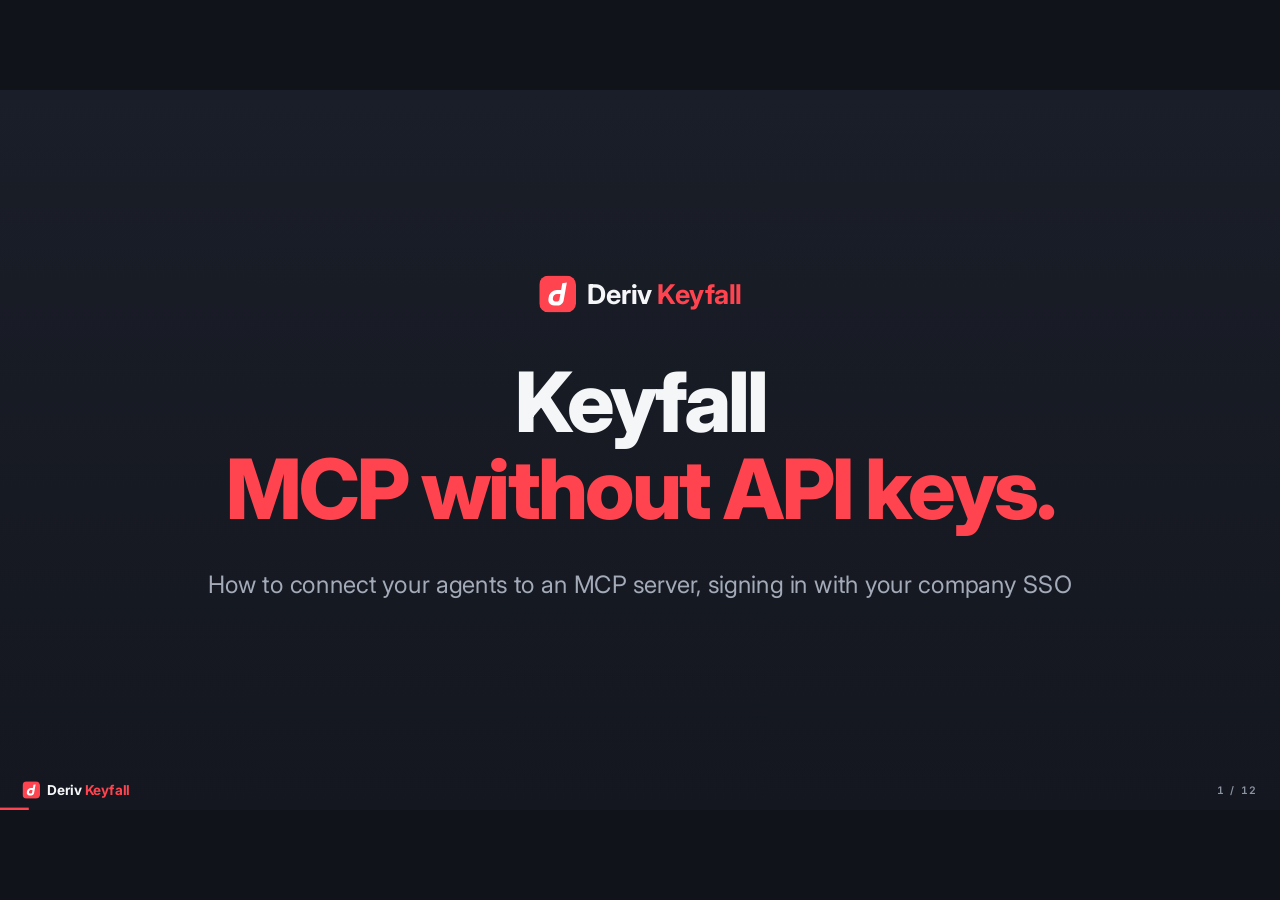
<file: docs/explainer/index.html>
<!doctype html>
<html lang="en">
<head>
<meta charset="utf-8">
<meta name="viewport" content="width=device-width, initial-scale=1">
<title>Keyfall · MCP without API keys</title>
<link rel="preconnect" href="https://fonts.googleapis.com">
<link rel="preconnect" href="https://fonts.gstatic.com" crossorigin>
<link rel="stylesheet" href="https://fonts.googleapis.com/css2?family=Inter:wght@400;500;600;700;800&family=JetBrains+Mono:wght@400;500;600&display=swap">
<style>
:root{
  /* Deriv brand */
  --coral:#FF444F; --slate:#181C25; --faint:#5E6575; --line:#2B303C;
  --bg:#181C25; --fg:#F5F6F8; --soft:#A3AAB8; --dim:#8C93A1;
  /* one colour per idea, used on every slide */
  --yellow:#F5D565;  /* Claude Code's secret (PKCE code_verifier) */
  --blue:#62B6F7;    /* hash of the secret (PKCE code_challenge) */
  --purple:#B69CFF;  /* signed note (request token) */
  --green:#8FD46A;   /* one-time code */
  --gold:#F59B4C;    /* access / refresh token */
  --teal:#3FC1A5;    /* the shared signing key */
  --red:#FF444F;     /* refused, revoked, attacker (coral) */
  --maroon:#FF9AA0;  /* API key (coral tint) */
  --grey:#BDB3A3;    /* SSO / identity-aware proxy */
  --serif:Inter,system-ui,-apple-system,'Segoe UI',sans-serif;  /* name kept; all deck text is Inter */
  --mono:'JetBrains Mono','SF Mono',Menlo,Consolas,monospace;
}
*{box-sizing:border-box}
html,body{margin:0;height:100%;background:#101319;overflow:hidden}
body{font-family:var(--serif);color:var(--fg);cursor:default;user-select:none;-webkit-font-smoothing:antialiased}
#stage{position:absolute;left:50%;top:50%;width:1600px;height:900px;transform-origin:50% 50%;
  background:linear-gradient(180deg,#1A1E28,#14171F);overflow:hidden}
.slide{position:absolute;inset:0;opacity:0;visibility:hidden;transition:opacity .45s ease,visibility 0s linear .45s}
.slide.active{opacity:1;visibility:visible;transition:opacity .45s ease}
h2{position:absolute;left:80px;top:62px;margin:0;font:800 54px/1.1 var(--serif);letter-spacing:-.03em;color:var(--fg)}
h2::before{content:"";position:absolute;left:2px;top:-10px;width:40px;height:3px;border-radius:2px;background:var(--coral)}
.cap{position:absolute;left:120px;right:120px;top:792px;margin:0;text-align:center;font:400 30px/1.35 var(--serif);letter-spacing:-.005em;color:#DCE0E7;text-wrap:balance}
.cap.big{top:770px;font-size:50px;font-weight:800;letter-spacing:-.03em;color:var(--fg)}
svg.art{position:absolute;left:0;top:0;width:1600px;height:900px;overflow:visible}
#bar{position:absolute;left:0;bottom:0;height:3px;background:var(--coral);width:0;transition:width .4s ease}
#num{position:absolute;right:28px;bottom:18px;font:600 13px/1 var(--serif);letter-spacing:.2em;color:var(--dim);font-variant-numeric:tabular-nums}
#brand{position:absolute;left:28px;bottom:14px;display:flex;align-items:center;gap:9px;font:700 17px/1 var(--serif);letter-spacing:-.01em;color:var(--fg);pointer-events:none}
#brand .logo{width:22px;height:22px;display:block}
#brand em,.lockup em{font-style:normal;color:var(--coral)}

/* slide 1: title */
.title{position:absolute;inset:0;display:flex;flex-direction:column;align-items:center;justify-content:center;text-align:center;padding:0 120px 30px}
.lockup{display:flex;align-items:center;gap:14px;font:700 34px/1 var(--serif);letter-spacing:-.01em;color:var(--fg)}
.lockup .logo{width:46px;height:46px;display:block}
.title h1{margin:58px 0 0;font:800 104px/1.04 var(--serif);letter-spacing:-.035em;color:var(--fg)}
.title h1 em{display:block;font-style:normal;color:var(--coral)}
.title .sub{margin:46px 0 0;font:400 30px/1.35 var(--serif);color:var(--soft)}

/* step engine */
[data-in],[data-out]{transition:opacity .55s ease var(--dl,0s),transform 1.1s cubic-bezier(.65,0,.35,1) var(--dl,0s),filter .6s ease var(--dl,0s)}
[data-in]{opacity:0}
[data-in].on{opacity:1}
[data-out].past{opacity:0}
.w[data-in]{filter:blur(6px)}
.w[data-in].on,.w[data-in].past{filter:blur(0)}
.cap[data-in]{transform:translateY(12px)}
.cap[data-in].on{transform:none}
.cap[data-in].past{transform:translateY(-12px)}
.d{fill:none;stroke-dasharray:1;stroke-dashoffset:1;transition:stroke-dashoffset 1s cubic-bezier(.65,0,.35,1) var(--dl,0s),opacity .4s ease var(--dl,0s)}
.on .d,.d.on,.past .d,.d.past{stroke-dashoffset:0}
.head{transition:opacity .3s ease}
.head[data-in].on{transition-delay:calc(var(--dl,0s) + .75s)}
.grow{transform:scaleX(0);transform-box:fill-box;transform-origin:0 50%;transition:transform 1.2s cubic-bezier(.65,0,.35,1) var(--dl,0s),opacity .5s ease var(--dl,0s)}
.on .grow,.grow.on,.past .grow{transform:scaleX(1)}
.mv{transform:translate(var(--x0),var(--y0));opacity:0;transition:transform 1.1s cubic-bezier(.65,0,.35,1) var(--dl,0s),opacity .3s ease var(--dl,0s)}
.mv.on{transform:translate(var(--x1),var(--y1));opacity:1}
.mv.past{transform:translate(var(--x1),var(--y1));opacity:0}
.row.on{opacity:.3}
.row.on.now{opacity:1}
#seq.at14 .row.on{opacity:1}
.instant *,.instant *::before,.instant *::after{transition:none!important;animation:none!important}

/* slide 5: the one server splits in two */
.srv{transition:transform 1.4s cubic-bezier(.65,0,.35,1)}
.srvA{transform:translate(1060px,470px)}.srvA.at1{transform:translate(550px,470px)}
.srvB{transform:translate(1060px,200px)}

/* svg vocabulary */
.t{font-family:var(--serif);font-size:24px;fill:var(--fg)}
.t.s{font-size:22px}.t.sl{font-size:20px}.t.xs{font-size:18px}.t.l{font-size:30px}.t.xl{font-size:40px}.t.hero{font-size:104px}
.mono{font-family:var(--mono);font-size:20px;fill:var(--fg)}
.mono.s{font-size:16px}.mono.m{font-size:18px}.mono.l{font-size:22px}.mono.xl{font-size:26px}
.it{font-style:italic}.b{font-weight:700}
.box{fill:rgba(255,255,255,.035);stroke:#646B7B;stroke-width:2}
.card{fill:rgba(255,255,255,.03);stroke:#3A4050;stroke-width:1.5}
.frame{fill:none;stroke:#4A5162;stroke-width:1.6;stroke-dasharray:8 7}
.sep{stroke:#2F3441;stroke-width:1.5}
.life{stroke:#363C4A;stroke-width:2;stroke-dasharray:5 8}
.arr{fill:none;stroke:var(--c,#C9CED8);stroke-width:2.6;stroke-linecap:round}
.arr.dash{stroke-dasharray:9 8}
.head{fill:var(--c,#C9CED8)}
.chip{fill:rgba(255,255,255,.04);stroke:#646B7B;stroke-width:1.6}
.pill{fill:color-mix(in srgb,var(--c) 18%,var(--bg));stroke:var(--c);stroke-width:2}
.halo{paint-order:stroke fill;stroke:#181C25;stroke-width:9px;stroke-linejoin:round}
.ico{color:var(--fg)}
.dim{fill:var(--dim)}.soft{fill:var(--soft)}
.c-yellow{fill:var(--yellow);color:var(--yellow)}.c-blue{fill:var(--blue)}.c-purple{fill:var(--purple);color:var(--purple)}
.c-green{fill:var(--green);color:var(--green)}.c-gold{fill:var(--gold)}.c-teal{fill:var(--teal);color:var(--teal)}
.c-red{fill:var(--red)}.c-maroon{fill:var(--maroon);color:var(--maroon)}.c-grey{fill:var(--grey)}.c-dark{fill:#181C25}
.f-gold{fill:var(--gold)}.f-green{fill:var(--green)}.f-purple{fill:var(--purple)}
</style>
</head>
<body>
<svg width="0" height="0" style="position:absolute" aria-hidden="true">
  <defs>
    <pattern id="hatch" width="12" height="12" patternUnits="userSpaceOnUse" patternTransform="rotate(45)">
      <rect width="12" height="12" fill="#1E222C"/>
      <line x1="0" y1="0" x2="0" y2="12" stroke="#BDB3A3" stroke-width="3" stroke-opacity=".45"/>
    </pattern>
    <symbol id="deriv-logo" viewBox="0 0 250 250">
      <rect width="250" height="250" rx="62.5" fill="#FF444F"/>
      <path fill="#fff" d="m156.97 51.47-8.1 45.92h-28.11c-26.22 0-51.22 21.24-55.85 47.47l-1.96 11.16c-4.61 26.22 12.88 47.47 39.11 47.47h23.44c19.11 0 37.32-15.47 40.68-34.58l21.59-122.38-30.81 4.95Zm-19.94 113.1c-1.03 5.9-6.35 10.71-12.25 10.71h-14.24c-11.79 0-19.67-9.57-17.6-21.37l1.23-6.96c2.09-11.79 13.34-21.37 25.12-21.37h24.62l-6.88 39Z"/>
    </symbol>
    <symbol id="key" viewBox="0 0 40 20">
      <circle cx="9" cy="10" r="6.5" fill="none" stroke="currentColor" stroke-width="2.6"/>
      <path d="M15.5 10 H37 M30 10 V16 M35 10 V15" fill="none" stroke="currentColor" stroke-width="2.6" stroke-linecap="round"/>
    </symbol>
    <symbol id="i-person" viewBox="0 0 64 64">
      <g fill="none" stroke="currentColor" stroke-width="3" stroke-linecap="round">
        <circle cx="32" cy="21" r="11"/><path d="M11 56 C11 39, 53 39, 53 56"/></g>
    </symbol>
    <symbol id="i-agent" viewBox="0 0 64 64">
      <g fill="none" stroke="currentColor" stroke-width="3" stroke-linecap="round">
        <rect x="10" y="20" width="44" height="34" rx="9"/><path d="M32 20 V11"/><circle cx="32" cy="8" r="3"/></g>
      <circle cx="24" cy="37" r="3.6" fill="currentColor"/><circle cx="40" cy="37" r="3.6" fill="currentColor"/>
    </symbol>
    <symbol id="i-server" viewBox="0 0 64 64">
      <g fill="none" stroke="currentColor" stroke-width="3">
        <rect x="12" y="9" width="40" height="13" rx="3"/><rect x="12" y="26" width="40" height="13" rx="3"/><rect x="12" y="43" width="40" height="13" rx="3"/></g>
      <circle cx="20" cy="15.5" r="2" fill="currentColor"/><circle cx="20" cy="32.5" r="2" fill="currentColor"/><circle cx="20" cy="49.5" r="2" fill="currentColor"/>
    </symbol>
    <symbol id="i-page" viewBox="0 0 64 64">
      <g fill="none" stroke="currentColor" stroke-width="3" stroke-linecap="round">
        <rect x="13" y="7" width="38" height="50" rx="4"/><path d="M21 19 H43 M21 27 H37"/></g>
      <rect x="21" y="38" width="22" height="10" rx="3" fill="currentColor"/>
    </symbol>
  </defs>
</svg>

<div id="stage">

<!-- 1: title -->
<section class="slide" id="s1" data-steps="1" data-title="Title">
  <div class="title">
    <div class="lockup w" data-in="0"><svg class="logo" aria-hidden="true"><use href="#deriv-logo" width="100%" height="100%"/></svg><span>Deriv <em>Keyfall</em></span></div>
    <h1 class="w" data-in="0" style="--dl:.2s">Keyfall<em>MCP without API keys.</em></h1>
    <p class="sub w" data-in="0" style="--dl:.55s">How to connect your agents to an MCP server, signing in with your company SSO</p>
  </div>
</section>

<!-- 2: the API-key problem -->
<section class="slide" id="s2" data-steps="3">
  <h2>Alex wants Claude Code to use My App</h2>
  <svg class="art" viewBox="0 0 1600 900">
    <g data-in="0" class="w">
      <use href="#i-person" class="ico" x="388" y="200" width="64" height="64"/>
      <text class="t l" x="420" y="306" text-anchor="middle">Alex</text>
      <path class="arr" d="M470 232 L750 232"/>
      <use href="#i-agent" class="ico" x="768" y="200" width="64" height="64"/>
      <text class="t l" x="800" y="306" text-anchor="middle">Claude Code</text>
      <path class="arr" d="M850 232 L1130 232"/>
      <use href="#i-server" class="ico" x="1148" y="200" width="64" height="64"/>
      <text class="t l" x="1180" y="306" text-anchor="middle">My App</text>
    </g>
    <g data-in="1" class="w">
      <rect class="card" x="420" y="370" width="760" height="170" rx="14"/>
      <text class="t sl dim" x="444" y="404">Claude Code's config file</text>
      <line class="sep" x1="420" y1="420" x2="1180" y2="420"/>
      <text class="mono l" x="444" y="464">"url": "https://&lt;mcp-host&gt;/mcp",</text>
      <text class="mono l" x="444" y="506">"X-API-Key": <tspan class="c-maroon">"mk_live_7Qp2Vx…"</tspan></text>
    </g>
    <g class="mv" data-in="2" style="--x0:728px;--y0:498px;--x1:640px;--y1:640px;--dl:0s">
      <rect class="chip" stroke="#FF9AA0" x="-115" y="-22" width="230" height="44" rx="22"/><use href="#key" x="-101" y="-9" width="36" height="18" class="c-maroon"/><text class="t s" x="-57" y="7">dotfiles repo</text></g>
    <g class="mv" data-in="2" style="--x0:728px;--y0:498px;--x1:960px;--y1:640px;--dl:.15s">
      <rect class="chip" stroke="#FF9AA0" x="-145" y="-22" width="290" height="44" rx="22"/><use href="#key" x="-131" y="-9" width="36" height="18" class="c-maroon"/><text class="t s" x="-87" y="7">committed to GitHub</text></g>
    <g class="mv" data-in="2" style="--x0:728px;--y0:498px;--x1:660px;--y1:715px;--dl:.3s">
      <rect class="chip" stroke="#FF9AA0" x="-120" y="-22" width="240" height="44" rx="22"/><use href="#key" x="-106" y="-9" width="36" height="18" class="c-maroon"/><text class="t s" x="-62" y="7">laptop backup</text></g>
    <g class="mv" data-in="2" style="--x0:728px;--y0:498px;--x1:940px;--y1:715px;--dl:.45s">
      <rect class="chip" stroke="#FF9AA0" x="-80" y="-22" width="160" height="44" rx="22"/><use href="#key" x="-66" y="-9" width="36" height="18" class="c-maroon"/><text class="t s" x="-22" y="7">CI log</text></g>
  </svg>
  <p class="cap" data-in="0" data-out="1">Alex wants Claude Code, an AI agent, to read data from My App.</p>
  <p class="cap" data-in="1" data-out="2">The usual way: paste an API key into Claude Code's config.</p>
  <p class="cap" data-in="2">Keys get copied, and every copy works forever.</p>
</section>

<!-- 3: our way -->
<section class="slide" id="s3" data-steps="2">
  <h2>Our way: one URL, two steps</h2>
  <svg class="art" viewBox="0 0 1600 900">
    <g data-in="0" class="w">
      <rect class="card" x="420" y="190" width="760" height="140" rx="14"/>
      <text class="t sl dim" x="444" y="224">Claude Code's config file</text>
      <line class="sep" x1="420" y1="240" x2="1180" y2="240"/>
      <text class="mono l" x="444" y="292">"url": "https://&lt;mcp-host&gt;/mcp"</text>
    </g>
    <g data-in="1">
      <text class="t s dim" x="570" y="414" text-anchor="middle">step 1</text>
      <rect x="430" y="430" width="280" height="110" rx="18" fill="rgba(255,255,255,.04)" stroke="#F5F6F8" stroke-width="2.5"/>
      <text class="t xl" x="570" y="499" text-anchor="middle">Add</text>
      <path class="arr dash" d="M722 485 L876 485"/>
      <g data-in="1" style="--dl:.5s">
        <text class="t s dim" x="1030" y="414" text-anchor="middle">step 2</text>
        <rect x="890" y="430" width="280" height="110" rx="18" fill="#F5F6F8"/>
        <text class="t xl c-dark" x="1030" y="499" text-anchor="middle">Allow</text>
        <text class="t s soft" x="800" y="620" text-anchor="middle">connected for up to 14 days</text>
      </g>
    </g>
  </svg>
  <p class="cap" data-in="0" data-out="1">The config holds only a URL. Nothing secret.</p>
  <p class="cap" data-in="1">Alex adds the server, then clicks Allow. That's all Alex ever does.</p>
</section>

<!-- 4: the players -->
<section class="slide" id="s4" data-steps="2">
  <h2>Behind the scenes: four players</h2>
  <svg class="art" viewBox="0 0 1600 900">
    <g data-in="0">
      <rect class="frame" x="110" y="200" width="660" height="330" rx="18"/>
      <text class="t sl dim halo" x="440" y="207" text-anchor="middle">Alex's laptop</text>
    </g>
    <g data-in="0" class="w">
      <use href="#i-person" class="ico" x="220" y="240" width="80" height="80"/>
      <text class="t xl" x="260" y="384" text-anchor="middle" style="font-size:36px">Alex's browser</text>
      <text class="t s soft" x="260" y="424" text-anchor="middle">a person clicking</text>
      <text class="mono m dim" x="260" y="470" text-anchor="middle">signed in to SSO</text>
    </g>
    <g data-in="0" class="w" style="--dl:.3s">
      <use href="#i-agent" class="ico" x="580" y="240" width="80" height="80"/>
      <text class="t xl" x="620" y="384" text-anchor="middle" style="font-size:36px">Claude Code</text>
      <text class="t s soft" x="620" y="424" text-anchor="middle">the AI agent</text>
      <text class="mono m dim" x="620" y="470" text-anchor="middle">any MCP client</text>
    </g>
    <g data-in="1" class="w">
      <use href="#i-server" class="ico" x="940" y="240" width="80" height="80"/>
      <text class="t xl" x="980" y="384" text-anchor="middle" style="font-size:36px">MCP server</text>
      <text class="t s soft" x="980" y="424" text-anchor="middle">has the data;</text>
      <text class="t s soft" x="980" y="452" text-anchor="middle">every call needs a token</text>
      <text class="mono m dim" x="980" y="496" text-anchor="middle">&lt;mcp-host&gt;</text>
    </g>
    <g data-in="1" class="w" style="--dl:.3s">
      <rect x="1153" y="230" width="14" height="290" fill="url(#hatch)" stroke="#BDB3A3" stroke-opacity=".5"/>
      <text class="t s c-grey" x="1160" y="218" text-anchor="middle">SSO</text>
      <use href="#i-page" class="ico" x="1300" y="240" width="80" height="80"/>
      <text class="t xl" x="1340" y="384" text-anchor="middle" style="font-size:36px">Allow page</text>
      <text class="t s soft" x="1340" y="424" text-anchor="middle">a page in Alex's browser;</text>
      <text class="t s soft" x="1340" y="452" text-anchor="middle">behind SSO</text>
      <text class="mono m dim" x="1340" y="496" text-anchor="middle">&lt;approval-host&gt;</text>
    </g>
  </svg>
  <p class="cap" data-in="0" data-out="1">On Alex's laptop: Alex's browser, and Claude Code, the AI agent.</p>
  <p class="cap" data-in="1">On our side: the MCP server with the data, and the Allow page behind your SSO.</p>
</section>

<!-- 5: why two servers -->
<section class="slide" id="s5" data-steps="3">
  <h2>Why is the Allow page separate?</h2>
  <svg class="art" viewBox="0 0 1600 900">
    <rect class="box" x="100" y="200" width="280" height="100" rx="14"/>
    <text class="t l" x="240" y="244" text-anchor="middle">Alex's browser</text>
    <text class="t sl soft" x="240" y="278" text-anchor="middle">can log in with SSO</text>
    <rect class="box" x="100" y="470" width="280" height="100" rx="14"/>
    <text class="t l" x="240" y="514" text-anchor="middle">Claude Code</text>
    <text class="t sl soft" x="240" y="548" text-anchor="middle">an AI agent: can't log in</text>
    <rect x="900" y="160" width="30" height="480" fill="url(#hatch)" stroke="#BDB3A3" stroke-opacity=".5"/>
    <text class="t c-grey" x="915" y="148" text-anchor="middle">SSO</text>

    <g data-out="1">
      <rect class="frame" x="1035" y="180" width="350" height="410" rx="18"/>
      <text class="t sl dim" x="1210" y="622" text-anchor="middle">one server for everything</text>
    </g>
    <g class="srv srvB">
      <rect class="box" x="0" y="0" width="300" height="100" rx="14"/>
      <text class="t l" x="150" y="44" text-anchor="middle">Allow page</text>
      <text class="t sl soft" x="150" y="78" text-anchor="middle">behind SSO</text>
    </g>
    <g class="srv srvA" data-at="1">
      <rect class="box" x="0" y="0" width="300" height="100" rx="14"/>
      <text class="t l" x="150" y="44" text-anchor="middle">MCP server</text>
      <text class="t sl soft" x="150" y="78" text-anchor="middle" data-out="1">behind SSO too</text>
      <text class="t sl soft" x="150" y="78" text-anchor="middle" data-in="1" style="--dl:1s">public; checks tokens</text>
    </g>

    <path class="arr d" data-in="0" d="M390 250 L1050 250"/>
    <text class="t s halo" data-in="0" x="640" y="236" text-anchor="middle">logs in with SSO ✓</text>
    <g data-in="0" data-out="1" style="--dl:.6s">
      <path class="arr d" d="M390 505 L888 505" style="--c:var(--red);--dl:.6s"/>
    </g>
    <g data-in="0" data-out="1" style="--dl:1.5s">
      <path class="arr dash" d="M888 540 L392 540" style="--c:var(--red)"/>
      <text class="t s c-red" x="640" y="574" text-anchor="middle">gets an SSO login page</text>
      <text class="t s c-red" x="240" y="612" text-anchor="middle">✗ Claude Code can't use it</text>
    </g>
    <g data-in="1" style="--dl:1.2s">
      <path class="arr d" d="M390 520 L540 520" style="--c:var(--green);--dl:1.2s"/>
      <text class="t s c-green halo" x="465" y="504" text-anchor="middle">token ✓</text>
    </g>
    <g data-in="2">
      <path class="d" d="M700 570 L915 676" stroke="#3FC1A5" stroke-width="2.6"/>
      <path class="d" d="M1210 300 L985 676" stroke="#3FC1A5" stroke-width="2.6"/>
      <use href="#key" x="915" y="668" width="70" height="35" class="c-teal"/>
      <text class="t s c-teal" x="950" y="740" text-anchor="middle">one shared signing key</text>
    </g>
  </svg>
  <p class="cap" data-in="0" data-out="1">If SSO guarded the whole server, the browser could log in, but Claude Code would get stuck.</p>
  <p class="cap" data-in="1" data-out="2">So split it: the MCP server stays public and checks tokens. Only the Allow page is behind SSO.</p>
  <p class="cap" data-in="2">They trust each other through one shared signing key: one signs, the other checks.</p>
</section>

<!-- 6: the sequence -->
<section class="slide" id="s6" data-steps="15">
  <h2>What happens after Alex adds the server</h2>
  <svg class="art" viewBox="0 0 1600 900"><g id="seq" data-at="14"></g></svg>
  <p class="cap" data-in="0" data-out="1">Claude Code asks for data, without a token.</p>
  <p class="cap" data-in="1" data-out="2">The server says no, and tells Claude Code where to sign in.</p>
  <p class="cap" data-in="2" data-out="3">Claude Code reads the sign-in details and registers itself. It gets an ID (client_id).</p>
  <p class="cap" data-in="3" data-out="4">Claude Code makes a random secret and its hash. It keeps the secret to itself.</p>
  <p class="cap" data-in="4" data-out="5">Claude Code opens a browser tab on Alex's laptop.</p>
  <p class="cap" data-in="5" data-out="6">The tab carries the hash of Claude Code's secret, never the secret itself.</p>
  <p class="cap" data-in="6" data-out="7">The server sends the browser to the Allow page, with a signed note.</p>
  <p class="cap" data-in="7" data-out="8">SSO checks it's really Alex. Outsiders stop here.</p>
  <p class="cap" data-in="8" data-out="9">The page asks Alex. Alex clicks Allow.</p>
  <p class="cap" data-in="9" data-out="10">The Allow page signs a 60-second code and sends the browser to localhost with it.</p>
  <p class="cap" data-in="10" data-out="11">The browser hands the code to Claude Code, which is listening on localhost.</p>
  <p class="cap" data-in="11" data-out="12">Claude Code sends the one-time code and the secret, straight to the server over HTTPS.</p>
  <p class="cap" data-in="12" data-out="13">The server hashes the secret. It matches, so Claude Code gets an access token (1 hour) and a refresh token.</p>
  <p class="cap" data-in="13" data-out="14">Every request now carries the token.</p>
  <p class="cap" data-in="14">Two steps for Alex. Everything else happens on its own.</p>
</section>

<!-- 6b: how the code reaches the agent (Claude Code) -->
<section class="slide" id="s6b" data-steps="3">
  <h2>How the code gets back to Claude Code</h2>
  <svg class="art" viewBox="0 0 1600 900">
    <rect class="frame" x="80" y="170" width="1000" height="490" rx="18"/>
    <text class="t sl dim" x="104" y="204">Alex's laptop</text>
    <g data-in="0">
      <rect class="box" x="130" y="240" width="320" height="150" rx="14"/>
      <text class="t l" x="290" y="290" text-anchor="middle">Claude Code</text>
      <text class="t sl soft" x="290" y="326" text-anchor="middle">an AI agent</text>
      <text class="t sl c-red" x="290" y="356" text-anchor="middle">can't log in to a web page</text>
    </g>
    <g data-in="0" style="--dl:.3s">
      <rect class="box" x="720" y="240" width="320" height="150" rx="14"/>
      <text class="t l" x="880" y="290" text-anchor="middle">Alex's browser</text>
      <text class="t sl soft" x="880" y="326" text-anchor="middle">a person clicks here</text>
      <text class="t sl c-green" x="880" y="356" text-anchor="middle">can log in with SSO ✓</text>
    </g>
    <g data-in="1">
      <text class="t sl soft" x="290" y="436" text-anchor="middle">opens a tiny listener at</text>
      <text class="mono l" x="290" y="470" text-anchor="middle">localhost:53682</text>
      <text class="t xs dim" x="290" y="498" text-anchor="middle">a random free port, only on this laptop</text>
    </g>
    <g data-in="2">
      <rect class="box" x="1180" y="240" width="320" height="150" rx="14"/>
      <text class="t l" x="1340" y="300" text-anchor="middle">Allow page</text>
      <text class="mono m dim" x="1340" y="336" text-anchor="middle">&lt;approval-host&gt;</text>
      <path class="arr d" d="M1172 315 L1050 315"/>
      <text class="t xs halo" x="1110" y="300" text-anchor="middle">after Allow</text>
    </g>
    <g data-in="2" style="--dl:.9s">
      <text class="t xs dim" x="130" y="566">the browser is sent to this URL:</text>
      <rect class="card" x="120" y="578" width="920" height="56" rx="10"/>
      <text class="mono l" x="142" y="614">http://localhost:53682/callback?<tspan class="c-green">code=eyJhbGci…</tspan>&amp;state=…</text>
      <path class="arr d" d="M712 330 L460 330" style="--c:var(--green);--dl:.9s"/>
      <text class="t s c-green halo" x="586" y="316" text-anchor="middle">code</text>
      <text class="t xs c-green halo" x="586" y="362" text-anchor="middle">Claude Code receives it ✓</text>
    </g>
  </svg>
  <p class="cap" data-in="0" data-out="1">Alex's browser can log in with SSO. Claude Code is an AI agent, not a browser, so it can't.</p>
  <p class="cap" data-in="1" data-out="2">So Claude Code opens a tiny listener on Alex's own laptop.</p>
  <p class="cap" data-in="2">After Allow, the browser is sent to that address with the code. Claude Code is listening, so it gets it.</p>
</section>

<!-- 7: PKCE, why -->
<section class="slide" id="s7" data-steps="4">
  <h2>PKCE: proving Claude Code is the one who asked</h2>
  <svg class="art" viewBox="0 0 1600 900">
    <g data-in="0" class="w">
      <rect class="card" x="80" y="160" width="920" height="60" rx="10"/>
      <text class="mono l" x="102" y="198">http://localhost:53682/callback?<tspan class="c-green">code=eyJhbGci…</tspan>&amp;state=…</text>
    </g>
    <g data-in="0" style="--dl:.6s">
      <text class="t sl c-red" x="104" y="283">the code can leak into:</text>
      <rect x="340" y="258" width="180" height="36" rx="18" fill="none" stroke="#FF444F" stroke-width="1.8" stroke-dasharray="6 5"/><text class="t sl" x="430" y="283" text-anchor="middle">browser history</text>
      <rect x="540" y="258" width="80" height="36" rx="18" fill="none" stroke="#FF444F" stroke-width="1.8" stroke-dasharray="6 5"/><text class="t sl" x="580" y="283" text-anchor="middle">logs</text>
      <rect x="640" y="258" width="290" height="36" rx="18" fill="none" stroke="#FF444F" stroke-width="1.8" stroke-dasharray="6 5"/><text class="t sl" x="785" y="283" text-anchor="middle">another app on the laptop</text>
    </g>
    <rect class="box" x="120" y="380" width="300" height="90" rx="14"/><text class="t l" x="270" y="435" text-anchor="middle">Claude Code</text>
    <rect class="box" x="1000" y="380" width="440" height="90" rx="14"/><text class="t l" x="1220" y="435" text-anchor="middle">MCP server: /token</text>
    <g data-in="0" style="--dl:1s">
      <rect x="560" y="580" width="280" height="70" rx="12" fill="none" stroke="#FF444F" stroke-width="2" stroke-dasharray="7 6"/>
      <text class="t s c-red" x="700" y="622" text-anchor="middle">a thief with the code</text>
    </g>
    <g data-in="1">
      <text class="t sl dim" x="270" y="500" text-anchor="middle">no client secret of its own</text>
    </g>
    <g data-in="1" data-out="2">
      <path class="arr d" d="M842 598 L996 468" style="--c:var(--red)"/>
      <text class="t s c-red" x="1220" y="512" text-anchor="middle">→ the thief gets a token</text>
    </g>
    <g data-in="2">
      <rect class="pill" style="--c:var(--yellow)" x="150" y="522" width="240" height="36" rx="18"/>
      <text class="mono m c-yellow" x="270" y="546" text-anchor="middle">secret · in memory</text>
      <text class="t s c-blue" x="1020" y="198">← only its hash rides in the code</text>
    </g>
    <g data-in="3">
      <path class="arr d" d="M430 425 L990 425"/>
      <text class="t s halo" x="710" y="410" text-anchor="middle"><tspan class="c-green">one-time code</tspan> + <tspan class="c-yellow">secret</tspan>, straight over HTTPS</text>
      <path class="arr dash" d="M842 604 L996 472" style="--c:var(--red)"/>
      <text class="t s" x="1220" y="512" text-anchor="middle">SHA-256(<tspan class="c-yellow">secret</tspan>) = <tspan class="c-blue">hash</tspan> in the code ✓ → <tspan class="c-gold">token</tspan></text>
      <text class="t s c-red" x="1220" y="552" text-anchor="middle">thief never saw the secret ✗ refused</text>
    </g>
  </svg>
  <p class="cap" data-in="0" data-out="1">The code travels inside a URL. URLs end up in history and logs, and another app could grab them.</p>
  <p class="cap" data-in="1" data-out="2">Agents have no password of their own, so without PKCE, whoever has the code gets the token.</p>
  <p class="cap" data-in="2" data-out="3">With PKCE, Claude Code made a secret at the start and keeps it in memory. Only its hash goes into URLs.</p>
  <p class="cap" data-in="3">Claude Code reveals the secret once, straight to the server over HTTPS. The thief only ever saw URLs.</p>
</section>

<!-- 8: hashing is not encryption -->
<section class="slide" id="s8" data-steps="3">
  <h2>Why can't you reverse the hash?</h2>
  <svg class="art" viewBox="0 0 1600 900">
    <g data-in="0" data-out="1">
      <text class="t l" x="100" y="230">Encryption</text>
      <text class="mono xl" x="150" y="304">hello</text>
      <path class="arr" d="M244 296 L328 296"/>
      <rect class="box" x="340" y="264" width="210" height="60" rx="12"/>
      <use href="#key" class="ico" x="358" y="284" width="40" height="20"/><text class="t s" x="410" y="302">encrypt</text>
      <path class="arr" d="M560 296 L644 296"/>
      <text class="mono xl soft" x="656" y="304">x9#Lq2…</text>
      <path class="arr" d="M800 296 L884 296"/>
      <rect class="box" x="896" y="264" width="210" height="60" rx="12"/>
      <use href="#key" class="ico" x="914" y="284" width="40" height="20"/><text class="t s" x="966" y="302">decrypt</text>
      <path class="arr" d="M1116 296 L1200 296"/>
      <text class="mono xl" x="1212" y="304">hello</text>
      <text class="t s soft" x="100" y="364">two-way: the same key locks it and unlocks it</text>
    </g>
    <g data-in="0" data-out="1" style="--dl:.8s">
      <text class="t l" x="100" y="450">Hashing (SHA-256)</text>
      <text class="mono xl c-yellow" x="150" y="524">secret</text>
      <path class="arr" d="M262 516 L328 516"/>
      <rect class="box" x="340" y="484" width="210" height="60" rx="12"/>
      <text class="t l" x="445" y="524" text-anchor="middle">SHA-256</text>
      <path class="arr" d="M560 516 L644 516"/>
      <text class="mono xl c-blue" x="656" y="524">E9Melhoa…</text>
      <path class="arr d" d="M760 546 C680 640, 300 640, 214 548" style="--c:var(--red);--dl:1.4s"/>
      <text class="t s c-red" x="487" y="660" text-anchor="middle">✗ no key, so there is nothing to decrypt</text>
      <text class="t s soft" x="900" y="524">one-way: no key exists</text>
    </g>
    <g data-in="1" data-out="2">
      <text class="t l c-yellow" x="524" y="220" text-anchor="middle">secret</text>
      <text class="t l c-blue" x="1196" y="220" text-anchor="middle">SHA-256 hash</text>
      <text class="mono l c-yellow" x="240" y="300">dBjftJeZ4CVP-mB92K27uhbUJU1p1r_wW1gFWFOEjXk</text>
      <path class="arr" d="M820 292 L898 292"/>
      <text class="mono l c-blue" x="912" y="300">E9Melhoa2OwvFrEMTJguCHaoeK1t8URWbuGJSstw-cM</text>
      <g data-in="1" style="--dl:.7s">
        <text class="mono l c-yellow" x="240" y="420">dBjftJeZ4CVP-mB92K27uhbUJU1p1r_wW1gFWFOEjX<tspan class="c-red b">l</tspan></text>
        <path class="arr" d="M820 412 L898 412"/>
        <text class="mono l c-blue" x="912" y="420">P5uWm2WHuiZkzwI-fJYP30ZhimUR2kOTekHrkt0PwoU</text>
        <text class="t s c-red" x="800" y="470" text-anchor="end">one character changed</text>
        <text class="t s c-blue" x="1196" y="470" text-anchor="middle">everything changed</text>
      </g>
    </g>
    <g data-in="2">
      <text class="t xl" x="800" y="250" text-anchor="middle">2<tspan baseline-shift="super" font-size="26">256</tspan> possible secrets</text>
      <text class="mono m dim" x="800" y="306" text-anchor="middle">115 792 089 237 316 195 423 570 985 008 687 907 853</text>
      <text class="mono m dim" x="800" y="334" text-anchor="middle">269 984 665 640 564 039 457 584 007 913 129 639 936</text>
      <text class="t" x="800" y="430" text-anchor="middle">To attack it: guess a secret, hash it, compare. Repeat.</text>
      <text class="t" x="800" y="480" text-anchor="middle">At 10<tspan baseline-shift="super" font-size="16">18</tspan> guesses a second:</text>
      <text class="t xl" x="800" y="550" text-anchor="middle">about 10<tspan baseline-shift="super" font-size="26">51</tspan> years</text>
      <text class="t s soft" x="800" y="620" text-anchor="middle">and the code expires after 60 seconds anyway</text>
    </g>
  </svg>
  <p class="cap" data-in="0" data-out="1">SHA-256 is a hash, not encryption. There is no key, so there is nothing to decrypt.</p>
  <p class="cap" data-in="1" data-out="2">Change one character and the whole hash changes. There are no clues to follow back.</p>
  <p class="cap" data-in="2">The only attack is guessing, and it would never finish.</p>
</section>

<!-- 9: timers -->
<section class="slide" id="s9" data-steps="5">
  <h2>Every credential has a timer</h2>
  <svg class="art" viewBox="0 0 1600 900">
    <text class="t s dim" x="760" y="160">how long it lives</text>
    <g data-in="0">
      <text class="t l c-purple" x="80" y="200">signed note</text>
      <text class="t xs soft" x="80" y="230">the MCP server hands it to the Allow page</text>
      <text class="mono s dim" x="80" y="254">request token (JWT)</text>
      <rect class="grow f-purple" x="760" y="192" width="237" height="36" rx="4" style="--dl:.3s"/>
      <text class="t s c-purple" x="1010" y="217">10 min</text>
    </g>
    <g data-in="1">
      <text class="t l c-green" x="80" y="312">one-time code</text>
      <text class="t xs soft" x="80" y="342">the Allow page hands it to Claude Code; used once, at /token</text>
      <text class="mono s dim" x="80" y="366">authorization code (JWT)</text>
      <rect class="grow f-green" x="760" y="304" width="104" height="36" rx="4" style="--dl:.3s"/>
      <text class="t s c-green" x="876" y="329">60 s, works once</text>
    </g>
    <g data-in="2">
      <text class="t l c-gold" x="80" y="424">access token</text>
      <text class="t xs soft" x="80" y="454">Claude Code attaches it to every request; the MCP server checks it</text>
      <text class="mono s dim" x="80" y="478">access_token</text>
      <rect class="grow f-gold" x="760" y="416" width="340" height="36" rx="4" style="--dl:.3s"/>
      <text class="t s c-gold" x="1112" y="441">1 hour</text>
    </g>
    <g data-in="3">
      <text class="t l c-gold" x="80" y="536">refresh token</text>
      <text class="t xs soft" x="80" y="566">Claude Code trades it for a new access + refresh token, silently</text>
      <text class="mono s dim" x="80" y="590">refresh_token</text>
      <g id="rchain"></g>
      <text class="t s c-gold" x="1436" y="516" text-anchor="end">each one used once · the chain ends at 14 days, then Allow again</text>
    </g>
    <g>
      <line x1="760" y1="640" x2="1480" y2="640" stroke="#8C93A1" stroke-width="2"/>
      <g stroke="#8C93A1" stroke-width="2">
        <line x1="863.5" y1="640" x2="863.5" y2="650"/><line x1="996.5" y1="640" x2="996.5" y2="650"/><line x1="1100" y1="640" x2="1100" y2="650"/>
        <line x1="1283.5" y1="640" x2="1283.5" y2="650"/><line x1="1436" y1="640" x2="1436" y2="650"/>
      </g>
      <g class="t xs dim" text-anchor="middle">
        <text x="863.5" y="676">1 min</text><text x="996.5" y="676">10 min</text><text x="1100" y="676">1 h</text>
        <text x="1283.5" y="676">1 day</text><text x="1436" y="676">14 days</text>
      </g>
      <text class="t xs dim it" x="1480" y="706" text-anchor="end">log scale</text>
    </g>
    <g data-in="4">
      <path class="d" d="M740 176 L1460 176 L1460 600 L740 600 Z" stroke="#FF444F" stroke-width="2.5" stroke-dasharray="1"/>
      <text class="t l c-red" x="1100" y="752" text-anchor="middle">admin revoke: all of them stop at once</text>
    </g>
  </svg>
  <p class="cap" data-in="0" data-out="1">The signed note gives Alex 10 minutes to sign in and click Allow.</p>
  <p class="cap" data-in="1" data-out="2">The code only has to make one hop, so it lives 60 seconds and works once.</p>
  <p class="cap" data-in="2" data-out="3">Claude Code attaches the access token to every request. If it leaks, it's dead within the hour.</p>
  <p class="cap" data-in="3" data-out="4">Each refresh swaps the refresh token for a new one. The chain ends 14 days after the Allow.</p>
  <p class="cap" data-in="4">An admin can revoke Alex at any time, and every one of them stops working.</p>
</section>



<!-- 12: allow page -->
<section class="slide" id="s12" data-steps="2">
  <h2>The Allow page is the front door</h2>
  <svg class="art" viewBox="0 0 1600 900">
    <g data-in="0" class="w">
      <rect x="200" y="170" width="520" height="560" rx="18" fill="#F6F7F9"/>
      <text class="t xl c-dark b" x="236" y="236">Connect an agent</text>
      <text class="t s c-dark" x="236" y="286">Signed in as alex@example.com</text>
      <rect x="236" y="302" width="120" height="32" rx="16" fill="#E6E9EE"/><text class="t xs c-dark" x="296" y="324" text-anchor="middle">role: user</text>
      <line x1="236" y1="360" x2="684" y2="360" stroke="#E3E6EB" stroke-width="1.5"/>
      <text class="t s c-dark" x="236" y="404"><tspan class="b">Claude Code</tspan> wants to read My App data.</text>
      <text class="t s" x="236" y="452" style="fill:#6B7280">The code goes to:</text>
      <text class="t s c-dark b" x="236" y="482">an app on this computer</text>
      <text class="t s it" x="236" y="536" style="fill:#C9222D">Only allow an agent you started</text>
      <text class="t s it" x="236" y="564" style="fill:#C9222D">yourself, just now.</text>
      <rect x="236" y="630" width="210" height="56" rx="12" fill="none" stroke="#181C25" stroke-width="2"/>
      <text class="t c-dark" x="341" y="666" text-anchor="middle">Cancel</text>
      <rect x="466" y="630" width="218" height="56" rx="12" fill="#FF444F"/>
      <text class="t" x="575" y="666" text-anchor="middle" style="fill:#FFFFFF;font-weight:700">Allow</text>
    </g>
    <g data-in="1">
      <circle cx="830" cy="262" r="8" class="c-red"/>
      <text class="t l" x="852" y="272">No check, no button</text>
      <text class="t s soft" x="852" y="308">if it can't verify Alex, the key or revoke, it stops</text>
    </g>
    <g data-in="1" style="--dl:.35s">
      <circle cx="830" cy="422" r="8" class="c-grey"/>
      <text class="t l" x="852" y="432">Can't be framed</text>
      <text class="t s soft" x="852" y="468">no other site can trick Alex into clicking</text>
    </g>
    <g data-in="1" style="--dl:.7s">
      <circle cx="830" cy="582" r="8" class="c-teal"/>
      <text class="t l" x="852" y="592">Tied to Alex and this request</text>
      <text class="t s soft" x="852" y="628">the form is useless to anyone else</text>
    </g>
  </svg>
  <p class="cap" data-in="0" data-out="1">The one page Alex sees: who, which role, and where the code goes.</p>
  <p class="cap" data-in="1">If it can't check something, there is no Allow button.</p>
</section>

<!-- 13: build yours -->
<section class="slide" id="s13" data-steps="2">
  <h2>Build yours</h2>
  <svg class="art" viewBox="0 0 1600 900">
    <g data-in="0" class="w">
      <rect class="card" x="300" y="190" width="1000" height="190" rx="14"/>
      <circle cx="328" cy="216" r="6" fill="#454B59"/><circle cx="348" cy="216" r="6" fill="#454B59"/><circle cx="368" cy="216" r="6" fill="#454B59"/>
      <text class="mono l" x="330" y="268"><tspan class="dim">$</tspan> git clone https://github.com/deriv-com/keyfall-oss</text>
      <text class="mono l" x="330" y="310"><tspan class="dim">$</tspan> cd keyfall-oss/demo &amp;&amp; docker compose up --build</text>
      <text class="mono l" x="330" y="352"><tspan class="dim">$</tspan> claude mcp add --transport http demo http://localhost:8000/mcp</text>
    </g>
    <g data-in="1">
      <text class="t s dim" x="200" y="460">You bring three things</text>
      <g data-in="1" style="--dl:.1s"><text class="t xl" x="200" y="530">1</text><text class="t l" x="240" y="526">SSO groups</text>
        <text class="t s soft" x="240" y="562">one per role</text></g>
      <g data-in="1" style="--dl:.35s"><text class="t xl" x="640" y="530">2</text><text class="t l" x="680" y="526">An identity-aware proxy</text>
        <text class="t s soft" x="680" y="562">in front of the Allow page</text>
        <text class="t s soft" x="680" y="592">(or your own login)</text></g>
      <g data-in="1" style="--dl:.6s"><text class="t xl c-teal" x="1080" y="530">3</text><text class="t l c-teal" x="1120" y="526">One shared signing key</text>
        <text class="t s soft" x="1120" y="562">the same on both servers</text></g>
    </g>
  </svg>
  <p class="cap" data-in="0" data-out="1">Clone this repo, start the demo, and add it to Claude Code.</p>
  <p class="cap big" data-in="1">Questions?</p>
</section>

<div id="brand"><svg class="logo" aria-hidden="true"><use href="#deriv-logo" width="100%" height="100%"/></svg><span>Deriv <em>Keyfall</em></span></div>
<div id="bar"></div>
<div id="num"></div>
</div>

<script>
(function(){
const NS='http://www.w3.org/2000/svg';
const esc=s=>String(s).replace(/&/g,'&amp;').replace(/</g,'&lt;').replace(/>/g,'&gt;');

/* ---------- speaker notes, one entry per step ---------- */
const NOTES={
 s1:["Today: how to connect AI agents (Claude Code, Codex, VS Code, Gemini CLI) to an MCP server with company SSO sign-in instead of API keys.\nWe follow one person, Alex, connecting Claude Code.\nEverything is generic (My App, <mcp-host>, <approval-host>) and comes from this repo."],
 s2:["Alex wants an AI agent (Claude Code here; the same works for other agents) to call tools on our server.",
     "The usual answer is an API key in the agent's config: a long-lived shared secret.",
     "Keys end up in dotfiles, GitHub commits, backups and CI logs.\nNo expiry, no identity per person, no per-person revoke. Rotating it breaks everyone.\nThis is what we are replacing."],
 s3:["In Claude Code it's one command:\nclaude mcp add --transport http my-app https://<mcp-host>/mcp\nOnly the URL. Never a secret.",
     "Step 1: add the server (the command above).\nStep 2: in Claude Code, /mcp → Authenticate (or the first tool call) opens a browser tab. SSO only asks Alex to sign in if the proxy's session has expired. Alex clicks Allow.\nClaude Code then stays connected for up to 14 days."],
 s4:["Alex is the person. Alex's browser and Claude Code are two separate apps on the same laptop.\nThe browser can do SSO logins (it has cookies, Alex can type). Claude Code is an AI agent: it makes HTTP calls from code and can't log in to a web page.",
     "MCP server = <mcp-host>: public. Serves /mcp plus the OAuth endpoints (/register, /authorize, /token, /revoke, .well-known).\nAllow page = <approval-host>: an internal web app behind an identity-aware proxy, with your SSO as the identity provider.\nThe Allow page is a normal web page: it opens in Alex's browser, the same browser that does the SSO login. On the slides, 'Allow page' means the server that serves it."],
 s5:["An identity-aware proxy protects a site by redirecting anyone without a session to the SSO login page.\nThe browser can follow that. Claude Code calls /register and /token from code: it gets the login page's HTML back instead of JSON and fails ('invalid JSON').",
     "So the MCP server (<mcp-host>) is not behind the proxy (or has a bypass rule) and protects itself: every /mcp call needs a bearer token.\nOnly the Allow page (<approval-host>) is behind the proxy + SSO.\nQuick check: curl -i -X POST https://<mcp-host>/mcp must return 401 from your server, not the proxy's login page.",
     "One HS256 key, at least 32 bytes, the same value on both hosts, kept in the secret manager.\nThe MCP server signs the 'signed note' (request token) with it and the Allow page checks it; the Allow page signs the code with it and the MCP server checks it.\nPlus Redis for revoke flags and audit. The MCP server has no SSO app and no client secret."],
 s6:["Claude Code calls POST /mcp with no Authorization header.",
     "401 + WWW-Authenticate: Bearer resource_metadata=https://<mcp-host>/.well-known/oauth-protected-resource/mcp.\nThat header is how Claude Code learns where to sign in.",
     "Discovery, all direct HTTPS calls, no browser yet:\n1. /.well-known/oauth-protected-resource/mcp → the sign-in server is <mcp-host> itself.\n2. /.well-known/oauth-authorization-server → the /authorize, /token, /register and /revoke addresses; S256 only.\n3. The agent identifies itself: either a Client ID Metadata Document (CIMD: its client_id is an https URL the server fetches), or POST /register (dynamic client registration, DCR) with its name and redirect_uri → a client_id (kept 90 days). The redirect_uri is checked against the allowlist here.\nThe MCP SDK serves all of this.\nIf asked: the 2026-07-28 MCP spec prefers CIMD and marks DCR deprecated but still allowed; this server accepts both.",
     "PKCE starts here. Claude Code makes a random code_verifier (RFC 7636 recommends 32 random bytes) and keeps it in memory, and computes code_challenge = base64url(SHA-256(code_verifier)).\nIt also starts its localhost listener and makes a random state value.",
     "Claude Code opens Alex's browser (same laptop) at <mcp-host>/authorize with client_id, redirect_uri, state and code_challenge.",
     "code_challenge = base64url(SHA-256(code_verifier)). Only the hash travels. S256 is the only method we allow.",
     "The MCP server signs a request token (HS256, 10 min; iss mcp-server, aud mcp-connect:request) holding the client, redirect_uri, challenge and state.\nIt redirects the browser to <approval-host>/connect-agent/authorize?req=…",
     "The identity-aware proxy shows the SSO login only if the session expired. People outside the allowed SSO groups stop here.\nThe Allow page verifies the proxy's signed identity token itself (RS256, JWKS, audience) and reads the email and groups.",
     "The page shows Alex's email and role, the agent's name and where the code goes. Alex clicks Allow (Cancel returns error=access_denied).",
     "On Allow, the Allow page checks the CSRF token and the revoke flag again, then signs the code with the shared key: a JWT valid 60 s, with a random jti, Alex's email and role, client_id, redirect_uri and the challenge (the hash), copied from the signed note.\nThe MCP server does not make the code; it only checks it later at /token.\nThe Allow page redirects the browser to http://localhost:<port>/callback?code=…&state=….",
     "The browser loads that local URL. Claude Code's listener receives the code and checks that state matches what it sent; the tab shows a 'done' page (next slide shows this).",
     "POST /token with the one-time code + code_verifier (+ client_id, redirect_uri). This is a direct HTTPS call from Claude Code to the MCP server: no browser, no URL.\nThis happens once per sign-in. Later renewals use only the refresh token.",
     "What matches: the server takes the secret Claude Code just sent, hashes it with SHA-256, and compares it with the hash Claude Code sent at the start (it rode inside the code). Equal → this is the same Claude Code that started the sign-in.\nThe server also checks signature, expiry, client, redirect_uri and single use (Redis SET NX on the jti).\nThen it issues an access token (1 h) and a refresh token (rotates; never past 14 days). Claude Code keeps both; Redis stores only SHA-256 hashes of tokens.",
     "Every /mcp call: Authorization: Bearer ….\nThe server checks the revoke flag, reads the role from the token record and logs the call.",
     "Recap: SSO only touches the Allow page. The MCP server trusts a 60-second code signed with the shared key, plus the PKCE check."],
 s6b:["Same flow, shown with Claude Code this time. Alex's browser has the SSO session cookies and a person who can type and click; an agent like Claude Code only makes HTTP calls from code.\nThat's why the sign-in happens in the browser, and the code has to be handed to the agent afterwards. The Allow page opens in this same browser.",
      "Claude Code, Codex, Gemini CLI and VS Code start a small local HTTP listener on a free port and register http://localhost:<port>/callback (or 127.0.0.1) as their redirect_uri. The listener is reachable only from Alex's own laptop.\nIf someone asks about other agents: Codex, Gemini CLI and VS Code do the same; Cursor desktop uses an app link (cursor://…/oauth/callback) that the OS hands to the app.",
      "After Allow, the Allow page redirects the browser to redirect_uri?code=…&state=…. The browser loads that local URL, the agent's listener receives the request, reads the code, and moves on to /token.\nWhere codes may go (checked at /register, /authorize and on the Allow page): https (minus any domains you block with MCP_BLOCKED_REDIRECT_DOMAINS, e.g. web agents whose calls come from the vendor's cloud); http only to loopback; or an exact list of app callbacks. Never a #fragment."],
 s7:["The code reaches Claude Code inside a URL: http://localhost:<port>/callback?code=…. Anything that sees URLs can see the code: browser history, proxy or server logs, crash reports, or another app on the laptop that grabs the same port.",
     "Agents like Claude Code are 'public clients': they register themselves and get no client secret, because there's nowhere safe to keep one on every laptop.\nA normal web app proves itself at /token with its client secret. Agents can't, so without PKCE the code alone is enough to get a token.",
     "PKCE = Proof Key for Code Exchange (RFC 7636).\nBefore opening the browser, Claude Code made a random secret (code_verifier) and kept it in memory. It put only SHA-256 of it (code_challenge) into the /authorize URL. We copy that hash into the signed code.",
     "At /token, Claude Code sends the code + the secret in a direct HTTPS request to the MCP server. Not through the browser and not in a URL, so history, logs and other apps never see it.\nThe server hashes the secret and compares it with the hash inside the code. Match → token. The thief has the code but never saw the secret → invalid_grant.\nSo 'only Claude Code has the secret' means: until this final call, nobody else ever sees it. After that the code is used up anyway.\nLikely questions:\n• Can the thief send the hash instead? No: the server hashes whatever it receives, and the hash of the hash is a different value.\n• Who does this check? The MCP SDK, in its /token handler."],
 s8:["The key point: SHA-256 is a hash, not encryption.\nEncryption uses a key; whoever has the key can reverse it.\nA hash has no key at all. There is no 'decrypt' for SHA-256: it runs the input through 64 rounds of mixing, and nobody knows a way to run that backwards.\nThat's why it's fine for the hash to travel in the open.",
     "These are the RFC 7636 example values. Changing the last character (k → l) changes the whole hash.\nSo you can't 'get closer' to the secret: a near miss looks just as wrong as a far one.",
     "So the only attack is guessing: pick a secret, hash it, compare.\nA 32-byte random secret has 2^256 ≈ 1.16 × 10^77 possibilities. At 10^18 guesses a second, that's about 10^51 years.\nAnd the code expires after 60 seconds anyway."],
 s9:["Signed note = request token. The MCP server creates it at /authorize; the Allow page reads it.\nValid 600 s (10 min): enough time for Alex to sign in with SSO and click Allow. The Allow page also refuses one issued more than 600 s ago.",
     "Code = authorization code. Signed by the Allow page, valid 60 s, single use: Redis SET <prefix>code-used:<jti> 1 NX EX 300 at exchange.\nIt only has to survive one redirect and one /token call, so it's as short as possible.",
     "Access token: a random string, 1 hour, sent on every /mcp call.\nIf it leaks, the damage window is at most an hour. Redis keeps only its SHA-256.",
     "Refresh token: used only at /token to get a new pair, a new access token AND a new refresh token. Each one works once (rotation; the old pair is deleted), so it's a chain R1 → R2 → R3 …, not one token for 14 days.\nEvery token in the chain carries the same end date, set at the first sign-in and never extended: TTL = grant end − now. An unused one can sit until that date. At day 14 the chain ends: Alex clicks Allow again, and the SSO groups are read again.\nGrace: if several Claude Code sessions refresh at the same moment, they all get the same new pair for 30 s (max 120), so nobody is logged out.\nRegistered clients are kept for 90 days.",
     "Revoke: an admin sets <prefix>revoked:<email> and deletes Alex's tokens. The flag is checked on the code, the refresh token and every access token, so it takes effect at once.\nRemoved from the SSO group but not revoked? Access ends by day 14 at the latest."],
 s12:["Shows who is signed in, their role, the agent's name (escaped, cut to 80 chars) and where the code goes.\nIncludes the line: 'Only allow an agent you started yourself, just now.'",
      "Roles: SSO groups → role (exact match; highest wins: admin > user > readonly). The role rides in the code and the token; tools trim fields for readonly on the server.\nFails closed: key missing or short → 503; Redis down → 503; no allowed group → 403; bad request token → 400.\nCSRF token = HMAC(key, email + req).\nHeaders: CSP frame-ancestors 'none', X-Frame-Options DENY, Cache-Control no-store.\nhttps callbacks get a meta-refresh hand-off, because CSP form-action blocks the redirect chain."],
 s13:["The repo holds reference/mcp_server_auth.py (the MCP server side: OAuth provider, token store, wiring for the MCP Python SDK), reference/allow_page.py (the Allow page), reference/login_check/ (who is signed in: one module per identity-aware proxy, plus a demo-only fake login), reference/admin.py (list connections, revoke, restore, audit events), demo/ (both hosts and Redis on your laptop with Docker, no SSO needed), docs/ (how it works and how to set it up) and skill/ (lets your agent add this to your own MCP server).\nThe demo: docker compose up --build in demo/, then claude mcp add --transport http demo http://localhost:8000/mcp, then /mcp → Authenticate. A fake login stands in for your SSO.",
      "1. SSO groups, one per role: mcp-readonly, mcp-user, mcp-admin (MCP_GROUP_ROLES maps groups to roles).\n2. An identity-aware proxy in front of <approval-host> that passes a signed identity token with the email and groups (pick a module in reference/login_check/), or your own login check.\n3. One shared signing key: python -c \"import secrets; print(secrets.token_urlsafe(48))\", the same MCP_SIGNING_KEY on both hosts.\nThen run the tests in tests/ before shipping."]
};

/* ---------- slide 9: the refresh-token chain (each token used once, same end date) ---------- */
(function buildChain(){
  const n=10, gap=6, x0=760, w=(676-gap*(n-1))/n, lab={0:'R1',1:'R2',2:'R3',3:'…',[n-1]:'Rn'};
  let h='';
  for(let i=0;i<n;i++){ const x=x0+i*(w+gap), dl=.3+i*.07;
    h+=`<rect class="grow f-gold" fill-opacity=".55" x="${x.toFixed(1)}" y="528" width="${w.toFixed(1)}" height="36" rx="4" style="--dl:${dl.toFixed(2)}s"/>`;
    if(lab[i]) h+=`<text class="mono s" data-in="3" x="${(x+w/2).toFixed(1)}" y="552" text-anchor="middle" style="fill:#F5F6F8;--dl:${(dl+.6).toFixed(2)}s">${lab[i]}</text>`;
  }
  document.getElementById('rchain').innerHTML=h;
})();

/* ---------- slide 6: the sequence diagram ---------- */
(function buildSeq(){
  const X={B:200,C:520,M:840,P:1160};
  // from, to, plain words, technical name, colour, dashed reply, travelling dots
  const R=[
    ['C','M','Can I see your data?','POST /mcp (no token)','fg',0,[]],
    ['M','C','No. Get a token first.','401 + resource_metadata','red',1,[]],
    ['C','M','where do I sign in? register me','.well-known + CIMD/register','fg',0,[]],
    ['C','C','makes a secret + its hash, keeps the secret','verifier + challenge','yellow',0,[]],
    ['C','B','opens a browser tab','opens /authorize','fg',0,[]],
    ['B','M',"sign me in. Here's a hash of Claude Code's secret",'code_challenge','blue',0,['blue']],
    ['M','B','go to the Allow page, with a signed note','302 + request token','purple',1,['purple']],
    ['B','P',"SSO checks it's really Alex",'identity-aware proxy + SSO','grey',0,[]],
    ['P','B','let Claude Code in, as user?','role from SSO groups','fg',1,[]],
    ['P','B','60-second code, signed by the Allow page','302 → localhost?code=…','green',1,['green']],
    ['B','C','delivers the code to Claude Code','localhost listener','green',0,['green']],
    ['C','M','one-time code + the secret (direct, HTTPS)','POST /token + code_verifier','green',0,['green','yellow']],
    ['M','C','hash of secret matches ✓ → access + refresh tokens','SHA-256(verifier) = challenge','gold',1,['gold']],
    ['C','M','data, please (token attached)','Authorization: Bearer','gold',0,['gold']],
  ];
  const Y0=256, DY=38, YE=770;
  // the stage background colour at (x,y) (same vertical gradient as #stage: #1A1E28 at y=0 to
  // #14171F at y=900, so it depends on y only), so a label's backdrop hides the dashed lines
  // behind it without leaving a patch
  const bgAt=(x,y)=>{const t=Math.min(Math.max(y/900,0),1), a=[26,30,40], b=[20,23,31];
    return `rgb(${a.map((v,k)=>Math.round(v+(b[k]-v)*t)).join(',')})`;};
  let lines=`<rect class="frame" x="70" y="134" width="580" height="${YE+12-134}" rx="18"/>`;
  let h='';
  [['B',"Alex's browser"],['C','Claude Code'],['M','MCP server'],['P','Allow page']].forEach(([c,n])=>{const x=X[c];
    lines+=`<line class="life" x1="${x}" y1="224" x2="${x}" y2="${YE}"/>`;
    h+=`<rect class="box" x="${x-110}" y="158" width="220" height="56" rx="12"/><text class="t" x="${x}" y="195" text-anchor="middle" style="font-size:25px">${n}</text>`;});
  h+=`<g>${lines}</g><text class="t sl dim halo" x="360" y="141" text-anchor="middle" style="stroke:${bgAt(360,141)}">Alex's laptop</text>`;
  h+=`<rect x="993" y="230" width="14" height="${YE-230}" fill="url(#hatch)" stroke="#BDB3A3" stroke-opacity=".5"/><text class="t s c-grey" x="1000" y="194" text-anchor="middle">SSO</text>`;
  h+=`<text class="mono s dim" x="1296" y="194">technical name</text>`;
  R.forEach(([f,t,plain,tech,col,dash,pk],i)=>{
    const y=Y0+i*DY, c=col==='fg'?'#C9CED8':`var(--${col})`;
    // backdrop: outside the row group, so it stays solid while the row text is dimmed
    const lx=f===t?X[f]+200:(X[f]+X[t])/2, bc=bgAt(lx,y);
    const bd=`style="fill:${bc};stroke:${bc};stroke-width:16px;stroke-linejoin:round"`;
    h+= f===t ? `<text class="t sl" data-in="${i}" ${bd} x="${X[f]+20}" y="${y+6}">${esc(plain)}</text>`
              : `<text class="t sl" data-in="${i}" ${bd} x="${(X[f]+X[t])/2}" y="${y-9}" text-anchor="middle">${esc(plain)}</text>`;
    let g=`<g class="row" data-in="${i}">`;
    if(f===t){
      g+=`<circle cx="${X[f]}" cy="${y}" r="9" style="fill:${c}"/><text class="t sl halo" x="${X[f]+20}" y="${y+6}" style="fill:${c};stroke:${bc}">${esc(plain)}</text>`;
    } else {
      const dir=X[t]>X[f]?1:-1, x1=X[f]+dir*8, x2=X[t]-dir*8;
      g+=`<path class="arr${dash?' dash':' d'}" data-in="${i}" d="M${x1} ${y} L${x2} ${y}" style="--c:${c}"/>`;
      g+=`<text class="t sl halo" x="${(X[f]+X[t])/2}" y="${y-9}" text-anchor="middle" style="stroke:${bc}">${esc(plain)}</text>`;
    }
    g+=`<text class="mono s dim" x="1296" y="${y+5}">${esc(tech)}</text>`;
    if(i===8) g+=`<g data-in="8" style="--dl:.9s"><rect x="92" y="${y-15}" width="96" height="30" rx="15" fill="#F5F6F8"/><text class="t xs c-dark" x="140" y="${y+6}" text-anchor="middle">Allow ✓</text></g>`;
    g+='</g>';
    if(f!==t) pk.forEach((p,j)=>{ const dir=X[t]>X[f]?1:-1;
      g+=`<g class="mv" data-in="${i}" data-out="${i+1}" style="--x0:${X[f]+dir*16-dir*j*22}px;--y0:${y}px;--x1:${X[t]-dir*34-dir*j*22}px;--y1:${y}px;--dl:${(j*.12).toFixed(2)}s"><circle r="8" style="fill:var(--${p})"/></g>`; });
    h+=g;
  });
  document.getElementById('seq').innerHTML=h;
})();

/* ---------- arrowheads + draw lengths ---------- */
document.querySelectorAll('path.arr').forEach(p=>{
  const L=p.getTotalLength(), e=p.getPointAtLength(L), b=p.getPointAtLength(Math.max(0,L-4));
  const ang=Math.atan2(e.y-b.y,e.x-b.x)*180/Math.PI;
  const h=document.createElementNS(NS,'path');
  h.setAttribute('d','M2 0 L-13 -6.5 L-9.5 0 L-13 6.5 Z');
  h.setAttribute('transform',`translate(${e.x.toFixed(1)} ${e.y.toFixed(1)}) rotate(${ang.toFixed(1)})`);
  h.setAttribute('class','head');
  if(p.getAttribute('style')) h.setAttribute('style',p.getAttribute('style'));
  if(p.hasAttribute('data-in')) h.setAttribute('data-in',p.getAttribute('data-in'));
  if(p.hasAttribute('data-out')) h.setAttribute('data-out',p.getAttribute('data-out'));
  p.after(h);
});
document.querySelectorAll('.d').forEach(p=>p.setAttribute('pathLength','1'));

/* ---------- engine ---------- */
const stage=document.getElementById('stage');
const slides=[...document.querySelectorAll('.slide')];
const counts=slides.map(s=>+(s.dataset.steps||1));
const total=counts.reduce((a,b)=>a+b,0);
let cur=0,k=0,nw=null;
const titleOf=s=>s.dataset.title||(s.querySelector('h2')||{}).textContent||'';
function capText(s,kk){
  const c=[...s.querySelectorAll('.cap')].find(el=>{const a=+el.getAttribute('data-in'),b=el.hasAttribute('data-out')?+el.getAttribute('data-out'):1e9;return kk>=a&&kk<b;});
  return c?c.textContent:'';
}
function fit(){const s=Math.min(innerWidth/1600,innerHeight/900);stage.style.transform=`translate(-50%,-50%) scale(${s})`;}
function apply(instant){
  if(instant) document.body.classList.add('instant');
  slides.forEach((s,i)=>s.classList.toggle('active',i===cur));
  const s=slides[cur];
  s.querySelectorAll('[data-in],[data-out]').forEach(el=>{
    const a=el.hasAttribute('data-in')?+el.getAttribute('data-in'):-1;
    const b=el.hasAttribute('data-out')?+el.getAttribute('data-out'):1e9;
    el.classList.toggle('pre',k<a); el.classList.toggle('on',k>=a&&k<b); el.classList.toggle('past',k>=b); el.classList.toggle('now',k===a);
  });
  s.querySelectorAll('[data-at]').forEach(el=>{
    el.getAttribute('data-at').split(',').forEach(v=>el.classList.toggle('at'+v.trim(),k>=+v));
  });
  const idx=counts.slice(0,cur).reduce((a,b)=>a+b,0)+k;
  document.getElementById('bar').style.width=((idx+1)/total*100)+'%';
  document.getElementById('num').textContent=`${cur+1} / ${slides.length}`;
  try{history.replaceState(null,'',`#${cur+1}-${k+1}`);}catch(e){}
  renderNotes();
  if(instant){ void stage.offsetWidth; requestAnimationFrame(()=>requestAnimationFrame(()=>document.body.classList.remove('instant'))); }
}
function next(){ if(k<counts[cur]-1){k++;apply();} else if(cur<slides.length-1){cur++;k=0;apply();} }
function prev(){ if(k>0){k--;apply();} else if(cur>0){cur--;k=counts[cur]-1;apply();} }

/* ---------- speaker-notes window (press N) ---------- */
const NOTES_SHELL=`<!doctype html><html><head><meta charset="utf-8"><title>Speaker notes</title>
<link rel="stylesheet" href="https://fonts.googleapis.com/css2?family=Inter:wght@400;500;600;700;800&family=JetBrains+Mono:wght@400;500;600&display=swap"><style>
body{margin:0;background:#14171F;color:#F5F6F8;font:20px/1.5 Inter,system-ui,sans-serif;-webkit-font-smoothing:antialiased;padding:26px 34px 60px}
.meta{font:14px 'JetBrains Mono',Menlo,monospace;color:#8C93A1;letter-spacing:.05em}
h1{font-size:30px;font-weight:800;letter-spacing:-.03em;margin:6px 0 10px}
.lbl{font:600 12px Inter,system-ui,sans-serif;color:#FF444F;text-transform:uppercase;letter-spacing:.22em;margin-top:22px}
.cap{color:#C9CED8;font-size:21px;margin-top:4px}
.notes{font-size:23px;line-height:1.5;white-space:pre-line;margin-top:4px}
.next{color:#8C93A1;font-size:19px;margin-top:4px}
.keys{position:fixed;bottom:14px;left:34px;font:13px 'JetBrains Mono',Menlo,monospace;color:#5E6575}
</style></head><body><div class="meta" id="meta"></div><h1 id="title"></h1>
<div class="lbl">On screen</div><div class="cap" id="cap"></div>
<div class="lbl">Say</div><div class="notes" id="notes"></div>
<div class="lbl">Next</div><div class="next" id="next"></div>
<div class="keys">→ / Space next · ← back · you can drive the deck from this window</div></body></html>`;
function renderNotes(){
  if(!nw||nw.closed) return;
  const d=nw.document, s=slides[cur], arr=NOTES[s.id]||[];
  if(!d.getElementById('meta')) return;
  d.getElementById('meta').textContent=`Slide ${cur+1} / ${slides.length}   ·   step ${k+1} / ${counts[cur]}`;
  d.getElementById('title').textContent=titleOf(s);
  d.getElementById('cap').textContent=capText(s,k)||'—';
  d.getElementById('notes').textContent=arr[k]||arr[arr.length-1]||'';
  let ns=cur,nk=k+1; if(nk>=counts[cur]){ns=cur+1;nk=0;}
  d.getElementById('next').textContent= ns<slides.length ? (nk===0?`New slide: ${titleOf(slides[ns])}. `:'')+(capText(slides[ns],nk)||'') : 'End of deck';
}
function openNotes(){
  if(nw&&!nw.closed){ nw.focus(); return; }
  nw=window.open('','mcp-deck-notes','width=760,height=860');
  if(!nw){ alert('The browser blocked the notes window. Allow pop-ups for this page, then press N again.'); return; }
  nw.document.open(); nw.document.write(NOTES_SHELL); nw.document.close();
  nw.addEventListener('keydown',onKey);
  renderNotes();
}
window.__deck={openNotes,notesFor:id=>NOTES[id]};

function onKey(e){
  if(['ArrowRight','ArrowDown','PageDown',' ','Enter'].includes(e.key)){e.preventDefault();next();}
  else if(['ArrowLeft','ArrowUp','PageUp','Backspace'].includes(e.key)){e.preventDefault();prev();}
  else if(e.key==='Home'){cur=0;k=0;apply(true);}
  else if(e.key==='End'){cur=slides.length-1;k=counts[cur]-1;apply(true);}
  else if(e.key==='n'||e.key==='N'){openNotes();}
  else if(e.key==='f'||e.key==='F'){ if(document.fullscreenElement) document.exitFullscreen(); else document.documentElement.requestFullscreen().catch(()=>{}); }
}
function fromHash(){
  const m=/^#(\d+)(?:-(\d+))?$/.exec(location.hash);
  if(!m) return false;
  cur=Math.min(slides.length-1,Math.max(0,+m[1]-1));
  k=Math.min(counts[cur]-1,Math.max(0,(+m[2]||1)-1));
  return true;
}
addEventListener('keydown',onKey);
stage.addEventListener('click',e=>{ if(e.button===0) next(); });
addEventListener('resize',fit);
addEventListener('hashchange',()=>{ const pc=cur,pk=k; if(fromHash()&&(pc!==cur||pk!==k)) apply(true); });
fit();
fromHash();
apply(true);
})();
</script>
</body>
</html>
</file>
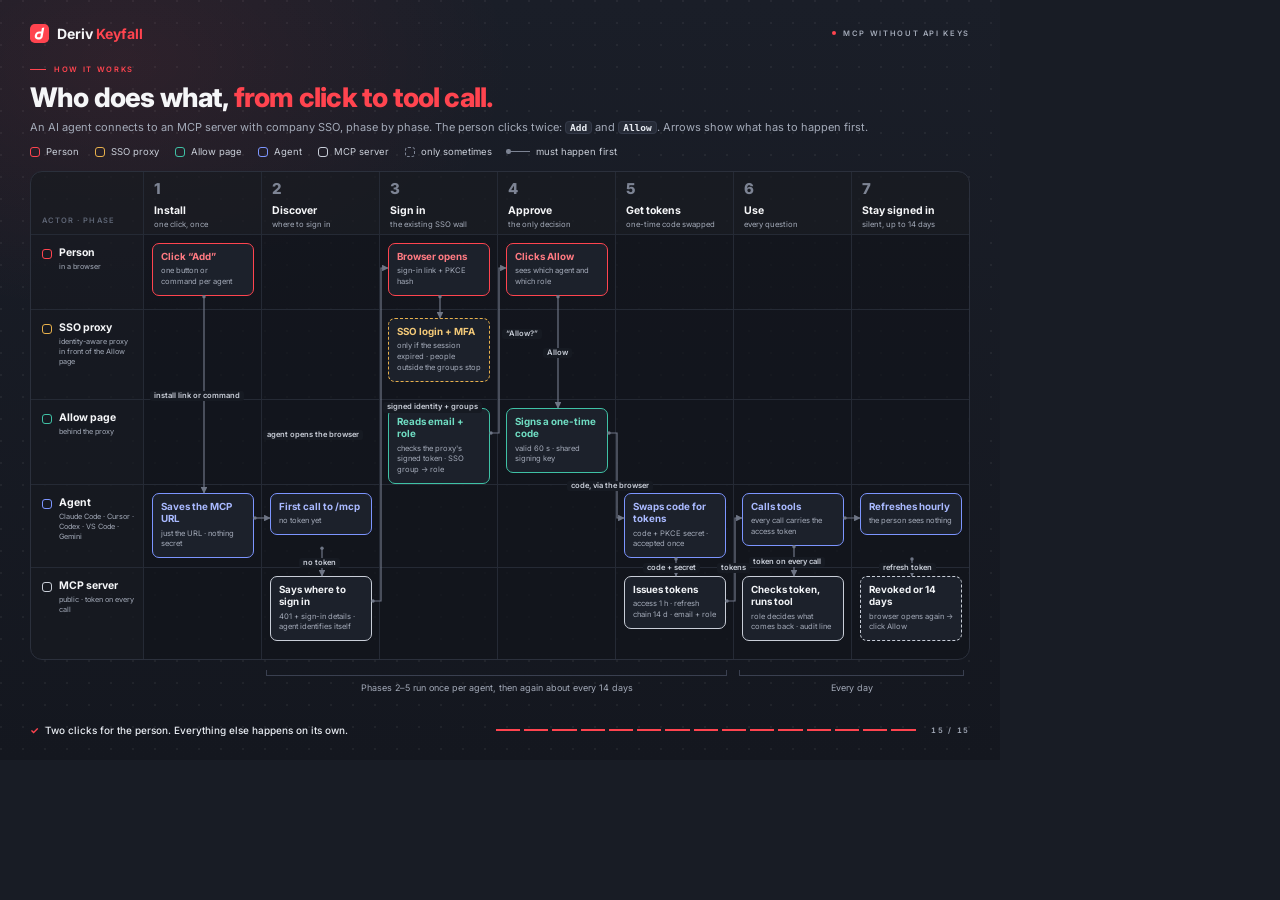
<file: docs/media/flow.html>
<!doctype html>
<html lang="en"><head><meta charset="utf-8"><title>Who does what · sign-in flow</title>
<!-- Source of docs/img/flow.gif and docs/img/flow.png (render with capture.html). Defines
     DURATION and render(t); open with #play to watch it live. -->
<link rel="preconnect" href="https://fonts.googleapis.com">
<link rel="preconnect" href="https://fonts.gstatic.com" crossorigin>
<link rel="stylesheet" href="https://fonts.googleapis.com/css2?family=Inter:wght@400;500;600;700;800&display=swap">
<style>
:root{--coral:#FF444F;--slate:#181C25;--ink:#F5F6F8;--muted:#A3AAB8;--faint:#5E6575;--line:#2B303C;--grid:#252A35;
  --p:#FF444F;--c:#E8B04B;--a:#3FC1A5;--g:#7C95FF;--m:#C9CED8}
*{box-sizing:border-box;margin:0;padding:0}
html,body{width:1000px;height:760px;overflow:hidden;background:var(--slate);color:var(--ink);font-family:Inter,system-ui,sans-serif;-webkit-font-smoothing:antialiased}
.wrap{position:relative;width:1000px;height:760px;padding:24px 30px 0;
  background:radial-gradient(560px 360px at 12% 8%,rgba(255,68,79,.09),transparent 70%),
             radial-gradient(1px 1px at 1px 1px,rgba(255,255,255,.05) 1px,transparent 1.5px) 0 0/22px 22px,
             linear-gradient(180deg,#1A1E28,#14171F)}
.caps{font-size:7.5px;letter-spacing:.22em;text-transform:uppercase;font-weight:600}
.top{display:flex;justify-content:space-between;align-items:center}
.brand{display:flex;align-items:center;gap:8px;font-size:14px;font-weight:700}.brand svg{width:19px;height:19px}.brand em{font-style:normal;color:var(--coral)}
.tag{color:var(--muted)}.tag:before{content:"";display:inline-block;width:4px;height:4px;border-radius:50%;background:var(--coral);margin-right:7px;vertical-align:1px}
.eyebrow{color:var(--coral);display:flex;align-items:center;gap:8px;margin-top:22px}.eyebrow:before{content:"";width:16px;height:1px;background:var(--coral)}
h1{font-size:27px;font-weight:800;letter-spacing:-.03em;margin-top:9px;line-height:1.08}h1 em{font-style:normal;color:var(--coral)}
.sub{font-size:11px;color:var(--muted);margin-top:8px}
code{font:600 9.5px "JetBrains Mono",ui-monospace,monospace;background:#262B37;border:1px solid #333948;border-radius:4px;padding:0 4px;color:#E9EDF3}
.legend{display:flex;gap:16px;align-items:center;font-size:9.5px;color:#C9CED8;margin-top:12px}
.legend span{display:inline-flex;align-items:center;gap:6px}
.sw{display:inline-block;width:10px;height:10px;border-radius:3px;border:1.5px solid}
.dash{border-style:dashed;border-color:#7D8494}
.dotline{display:inline-block;width:22px;height:1.3px;background:#7D8494;position:relative}
.dotline:before{content:"";position:absolute;left:-2px;top:-1.6px;width:4.5px;height:4.5px;border-radius:50%;background:#7D8494}

.board{position:relative;margin-top:14px;display:grid;grid-template-columns:112px repeat(7,1fr);
  grid-template-rows:62px 75px 90px 85px 83px 92px;background:rgba(17,20,27,.72);border:1px solid var(--line);border-radius:12px;overflow:hidden}
.cell{border-left:1px solid var(--grid);border-top:1px solid var(--grid)}
.side{border-top:1px solid var(--grid);padding:10px 8px 10px 11px;background:rgba(255,255,255,.015)}
.hcell{border-left:1px solid var(--grid);padding:9px 10px;background:rgba(255,255,255,.02)}
.hside{display:flex;align-items:flex-end;padding:0 11px 9px;font-size:7.5px;color:var(--faint);letter-spacing:.14em;text-transform:uppercase;font-weight:600;background:rgba(255,255,255,.02)}
.num{font-size:15px;font-weight:800;line-height:1;color:#7D8494}
.hcell.on .num{color:var(--coral)}
.pname{font-size:10.5px;font-weight:700;margin-top:8px}
.psub{font-size:7.7px;color:var(--muted);margin-top:3px}
.lane{display:flex;gap:7px;align-items:flex-start;padding-top:12px}.lane .sw{margin-top:2px;flex:none}
.lname{font-size:10.5px;font-weight:700;line-height:1.2}
.lsub{font-size:7.3px;color:var(--muted);line-height:1.4;margin-top:2px}
.card{position:absolute;border:1.2px solid;border-radius:7px;padding:7px 8px;z-index:2;background:#1C212B}
.card.dashed{border-style:dashed}
.card .ct{font-size:9.8px;font-weight:700;line-height:1.25}
.card .cs{font-size:7.6px;color:var(--muted);line-height:1.42;margin-top:3px}
.card.now{box-shadow:0 0 0 3px rgba(255,68,79,.22),0 10px 28px rgba(255,68,79,.18);border-color:var(--coral)!important;background:#2A1E24}
.p{border-color:var(--p)}.p .ct{color:#FF7A82}.c{border-color:var(--c)}.c .ct{color:#F3C978}.a{border-color:var(--a)}.a .ct{color:#6FDCC2}
.g{border-color:var(--g)}.g .ct{color:#A9B9FF}.m{border-color:var(--m)}.m .ct{color:#F0F2F5}
.sw.p{border-color:var(--p)}.sw.c{border-color:var(--c)}.sw.a{border-color:var(--a)}.sw.g{border-color:var(--g)}.sw.m{border-color:var(--m)}
svg.arrows{position:absolute;inset:0;width:100%;height:100%;z-index:3;pointer-events:none;overflow:visible}
.lbl{position:absolute;z-index:4;font-size:7.6px;font-weight:600;color:#C9CED8;white-space:nowrap;background:#161A22;padding:0 4px;line-height:1.35;border-radius:3px}
.brackets{display:grid;grid-template-columns:112px repeat(7,1fr);margin-top:10px;height:30px}
.br{border:1px solid #3A4050;border-top:none;height:6px;position:relative;margin:0 6px}
.br div{position:absolute;top:12px;left:0;right:0;text-align:center;font-size:9px;color:var(--muted)}
.step{position:absolute;left:30px;right:30px;bottom:24px;display:flex;align-items:center;gap:16px;color:var(--muted)}
.step .now{flex:none;width:450px;font-size:10px;letter-spacing:0;text-transform:none;color:#E9EDF3;font-weight:500;white-space:nowrap;overflow:hidden;text-overflow:ellipsis}
.step .now b{color:var(--coral);font-weight:700;margin-right:6px}
#bar{flex:1;display:flex;gap:4px}#bar i{flex:1;height:2px;background:var(--line);position:relative;overflow:hidden}#bar i b{position:absolute;inset:0 auto 0 0;background:var(--coral)}
#count{font-variant-numeric:tabular-nums}
</style></head>
<body><div class="wrap">
  <div class="top"><div class="brand"><svg viewBox="0 0 250 250"><rect width="250" height="250" rx="62.5" fill="#FF444F"/><path fill="#fff" d="m156.97 51.47-8.1 45.92h-28.11c-26.22 0-51.22 21.24-55.85 47.47l-1.96 11.16c-4.61 26.22 12.88 47.47 39.11 47.47h23.44c19.11 0 37.32-15.47 40.68-34.58l21.59-122.38-30.81 4.95Zm-19.94 113.1c-1.03 5.9-6.35 10.71-12.25 10.71h-14.24c-11.79 0-19.67-9.57-17.6-21.37l1.23-6.96c2.09-11.79 13.34-21.37 25.12-21.37h24.62l-6.88 39Z"/></svg><span>Deriv <em id="pname"></em></span></div>
    <div class="tag caps">MCP without API keys</div></div>
  <div class="eyebrow caps">How it works</div>
  <h1>Who does what, <em>from click to tool call.</em></h1>
  <p class="sub">An AI agent connects to an MCP server with company SSO, phase by phase. The person clicks twice: <code>Add</code> and <code>Allow</code>. Arrows show what has to happen first.</p>
  <div class="legend">
    <span><i class="sw p"></i>Person</span><span><i class="sw c"></i>SSO proxy</span><span><i class="sw a"></i>Allow page</span>
    <span><i class="sw g"></i>Agent</span><span><i class="sw m"></i>MCP server</span>
    <span><i class="sw dash"></i>only sometimes</span><span><i class="dotline"></i>must happen first</span>
  </div>
  <div class="board" id="board"></div>
  <div class="brackets"><span></span><span></span>
    <div class="br" style="grid-column:3/7"><div>Phases 2–5 run once per agent, then again about every 14 days</div></div>
    <div class="br" style="grid-column:7/9"><div>Every day</div></div></div>
  <div class="step caps"><div class="now" id="now"></div><div id="bar"></div><span id="count"></span></div>
</div>
<script>
const NAME = "Keyfall";
document.getElementById("pname").textContent = NAME;
const phases=[["1","Install","one click, once"],["2","Discover","where to sign in"],["3","Sign in","the existing SSO wall"],
  ["4","Approve","the only decision"],["5","Get tokens","one-time code swapped"],["6","Use","every question"],["7","Stay signed in","silent, up to 14 days"]];
const lanes=[["p","Person","in a browser"],["c","SSO proxy","identity-aware proxy in front of the Allow page"],["a","Allow page","behind the proxy"],
  ["g","Agent","Claude Code · Cursor · Codex · VS Code · Gemini"],["m","MCP server","public · token on every call"]];
const cards=[
  {id:"add",l:"p",c:1,t:"Click “Add”",s:"one button or command per agent"},
  {id:"save",l:"g",c:1,t:"Saves the MCP URL",s:"just the URL · nothing secret"},
  {id:"first",l:"g",c:2,t:"First call to /mcp",s:"no token yet"},
  {id:"where",l:"m",c:2,t:"Says where to sign in",s:"401 + sign-in details · agent identifies itself"},
  {id:"browser",l:"p",c:3,t:"Browser opens",s:"sign-in link + PKCE hash"},
  {id:"sso",l:"c",c:3,t:"SSO login + MFA",s:"only if the session expired · people outside the groups stop",d:1},
  {id:"reads",l:"a",c:3,t:"Reads email + role",s:"checks the proxy's signed token · SSO group → role"},
  {id:"allow",l:"p",c:4,t:"Clicks Allow",s:"sees which agent and which role"},
  {id:"code",l:"a",c:4,t:"Signs a one-time code",s:"valid 60 s · shared signing key"},
  {id:"swap",l:"g",c:5,t:"Swaps code for tokens",s:"code + PKCE secret · accepted once"},
  {id:"issue",l:"m",c:5,t:"Issues tokens",s:"access 1 h · refresh chain 14 d · email + role"},
  {id:"calls",l:"g",c:6,t:"Calls tools",s:"every call carries the access token"},
  {id:"check",l:"m",c:6,t:"Checks token, runs tool",s:"role decides what comes back · audit line"},
  {id:"refresh",l:"g",c:7,t:"Refreshes hourly",s:"the person sees nothing"},
  {id:"revoked",l:"m",c:7,t:"Revoked or 14 days",s:"browser opens again → click Allow",d:1},
];
const arrows=[
  {f:"add",t:"save",k:"down",lb:"install link or command"},
  {f:"save",t:"first",k:"side"},
  {f:"first",t:"where",k:"down",lb:"no token"},
  {f:"where",t:"browser",k:"side",lb:"agent opens the browser",x:"left",at:.5},
  {f:"browser",t:"sso",k:"down"},
  {f:"sso",t:"reads",k:"down",lb:"signed identity + groups"},
  {f:"reads",t:"allow",k:"side",lb:"“Allow?”",x:"right",at:.6},
  {f:"allow",t:"code",k:"down",lb:"Allow"},
  {f:"code",t:"swap",k:"side",lb:"code, via the browser",x:"center",at:.62},
  {f:"swap",t:"issue",k:"down",lb:"code + secret"},
  {f:"issue",t:"calls",k:"side",lb:"tokens",x:"center",at:.4},
  {f:"calls",t:"check",k:"down",lb:"token on every call"},
  {f:"calls",t:"refresh",k:"side"},
  {f:"refresh",t:"revoked",k:"down",lb:"refresh token"},
];
const board=document.getElementById("board");
const el=(tag,cls,html,style)=>{const e=document.createElement(tag);if(cls)e.className=cls;if(html)e.innerHTML=html;if(style)e.style.cssText=style;return e};
board.appendChild(el("div","hside","Actor · Phase"));
const heads=phases.map(p=>board.appendChild(el("div","hcell",`<div class="num">${p[0]}</div><div class="pname">${p[1]}</div><div class="psub">${p[2]}</div>`)));
lanes.forEach(l=>{board.appendChild(el("div","side lane",`<i class="sw ${l[0]}"></i><div><div class="lname">${l[1]}</div><div class="lsub">${l[2]}</div></div>`));
  for(let i=0;i<7;i++) board.appendChild(el("div","cell"));});
const bb=board.getBoundingClientRect(), cells=[...board.children];
const cellAt=(laneIdx,col)=>cells[8+laneIdx*8+col];
const laneIx=Object.fromEntries(lanes.map((l,i)=>[l[0],i]));
const box={}, cardEl={};
cards.forEach(c=>{const r=cellAt(laneIx[c.l],c.c).getBoundingClientRect();
  cardEl[c.id]=board.appendChild(el("div",`card ${c.l}${c.d?" dashed":""}`,`<div class="ct">${c.t}</div><div class="cs">${c.s}</div>`,
    `left:${r.left-bb.left+8}px;top:${r.top-bb.top+8}px;width:${r.width-16}px`));});
cards.forEach(c=>{const r=cardEl[c.id].getBoundingClientRect();
  box[c.id]={l:r.left-bb.left,r:r.right-bb.left,t:r.top-bb.top,b:r.bottom-bb.top,cx:(r.left+r.right)/2-bb.left};});
const NS="http://www.w3.org/2000/svg", svg=document.createElementNS(NS,"svg");svg.setAttribute("class","arrows");
svg.innerHTML=`<defs><marker id="h" viewBox="0 0 10 10" refX="9" refY="5" markerWidth="5.5" markerHeight="5.5" orient="auto-start-reverse"><path d="M0,0 L10,5 L0,10 z" fill="context-stroke"/></marker>
<marker id="d" viewBox="0 0 10 10" refX="5" refY="5" markerWidth="3.6" markerHeight="3.6"><circle cx="5" cy="5" r="4" fill="context-stroke"/></marker></defs>`;
board.appendChild(svg);
const arrowEls=arrows.map(a=>{
  const A=box[a.f],B=box[a.t];let d,lx,ly;
  if(a.k==="down"){d=`M${A.cx},${A.b} V${B.t-1}`;lx=A.cx;ly=(A.b+B.t)/2;}
  else{const gx=(A.r+B.l)/2,ya=A.t+24,yb=B.t+24;
    d=Math.abs(ya-yb)<1?`M${A.r},${ya} H${B.l-1}`:`M${A.r},${ya} H${gx} V${yb} H${B.l-1}`;lx=gx;ly=ya+(yb-ya)*(a.at??.5);}
  const p=document.createElementNS(NS,"path");p.setAttribute("d",d);p.setAttribute("fill","none");p.setAttribute("stroke-width","1.2");
  p.setAttribute("marker-end","url(#h)");p.setAttribute("marker-start","url(#d)");svg.appendChild(p);
  let L=null;if(a.lb){L=el("div","lbl",a.lb);board.appendChild(L);const w=L.offsetWidth,h=L.offsetHeight,al=a.k==="down"?"center":a.x||"center";
    L.style.left=(al==="left"?lx-w-3:al==="right"?lx+3:lx-w/2)+"px";L.style.top=(ly-h/2)+"px";}
  return {p,L,len:p.getTotalLength(),target:cards.findIndex(c=>c.id===a.t)};});

// timeline: one step per card, then the whole picture held
const STEP=1000, HOLD=3500, N=cards.length;
window.DURATION=N*STEP+HOLD;
const bar=document.getElementById("bar");for(let i=0;i<N;i++)bar.innerHTML+="<i><b></b></i>";
const clamp=(x,a=0,b=1)=>Math.min(b,Math.max(a,x)), ease=x=>x<.5?2*x*x:1-Math.pow(-2*x+2,2)/2;
window.render=function(t){
  t=((t%DURATION)+DURATION)%DURATION;
  const done=t>=N*STEP, k=done?N:Math.floor(t/STEP), u=done?1:(t-k*STEP)/STEP;
  cards.forEach((c,i)=>{const e=cardEl[c.id];
    const vis=done||i<k?1:i===k?ease(clamp(u/.35)):0;
    e.style.opacity=done||i<=k?.2+.8*vis:.12;
    e.classList.toggle("now",!done&&i===k);});
  arrowEls.forEach(a=>{
    const drawn=done||a.target<k?1:a.target===k?ease(clamp(u/.35)):0;
    a.p.style.strokeDasharray=a.len;a.p.style.strokeDashoffset=a.len*(1-drawn);
    a.p.setAttribute("stroke",!done&&a.target===k?"#FF444F":"#6E7585");
    a.p.style.opacity=drawn>0?1:0;
    if(a.L)a.L.style.opacity=drawn>.6?1:0;});
  const phase=done?-1:cards[Math.min(k,N-1)].c-1;
  heads.forEach((h,i)=>h.classList.toggle("on",i===phase));
  [...bar.children].forEach((s,i)=>s.firstChild.style.width=(done||i<k?100:i===k?100*u:0)+"%");
  const cur=cards[Math.min(k,N-1)];
  document.getElementById("now").innerHTML=done?"<b>✓</b>Two clicks for the person. Everything else happens on its own."
    :`<b>${String(k+1).padStart(2,"0")}</b>${cur.t} · ${cur.s}`;
  document.getElementById("count").textContent=done?`${N} / ${N}`:`${String(k+1).padStart(2,"0")} / ${N}`;
};
render(DURATION-1);
if(location.hash==="#play"){const t0=performance.now();const loop=()=>{render(performance.now()-t0);requestAnimationFrame(loop)};loop();}
</script>
</body></html>
</file>
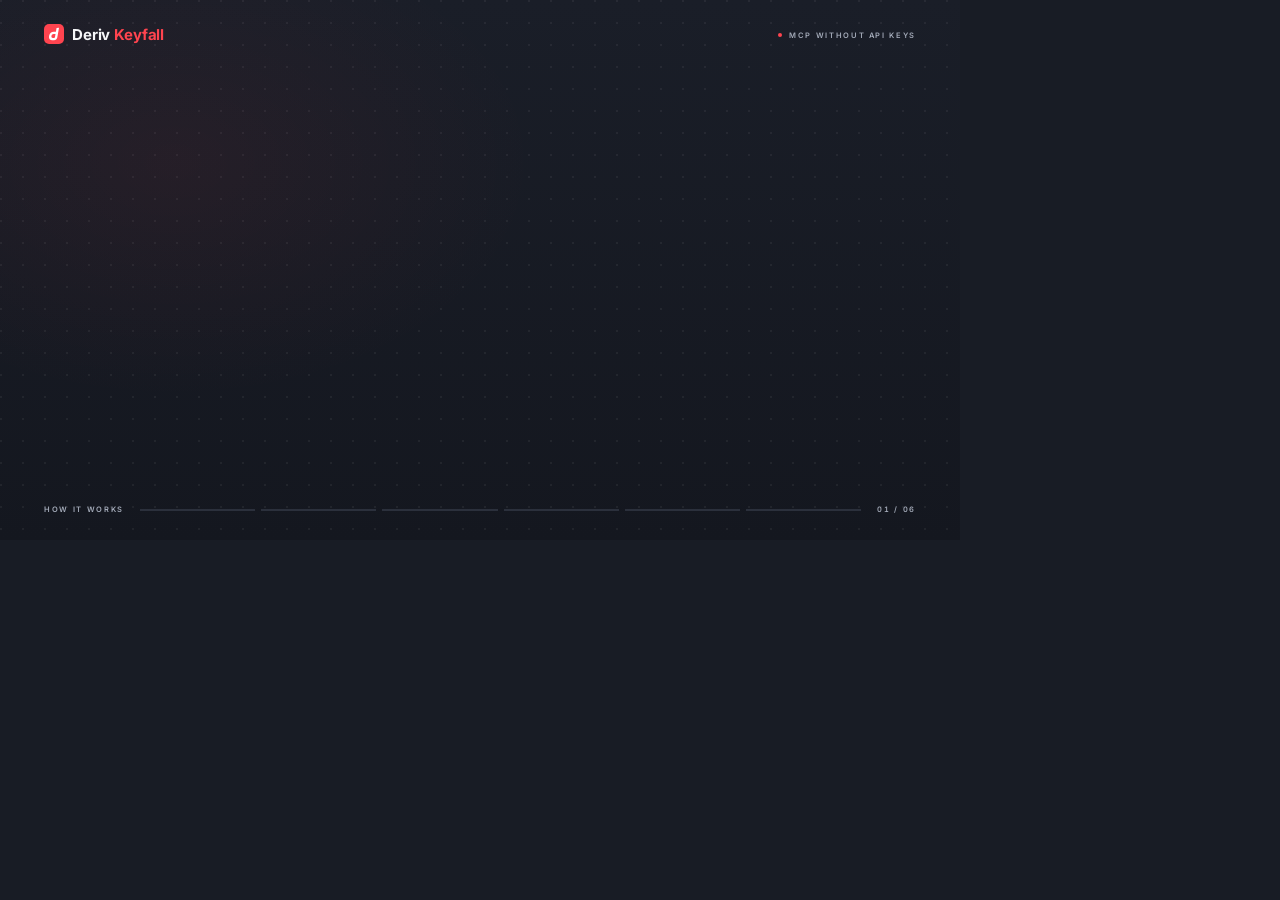
<file: docs/media/tour.html>
<!doctype html>
<html lang="en"><head><meta charset="utf-8">
<title>How it works · product tour</title>
<!-- Source of docs/img/tour.gif. Rendered frame by frame by docs/media/render.py:
     the page exposes DURATION (ms) and render(t), and draws the state at time t with no CSS
     transitions, so every frame is exact. Open it in a browser with #play to watch it live. -->
<link rel="preconnect" href="https://fonts.googleapis.com">
<link rel="preconnect" href="https://fonts.gstatic.com" crossorigin>
<link rel="stylesheet" href="https://fonts.googleapis.com/css2?family=Inter:wght@400;500;600;700;800&family=JetBrains+Mono:wght@400;500;600&display=swap">
<style>
:root{--coral:#FF444F;--slate:#181C25;--ink:#F5F6F8;--muted:#A3AAB8;--faint:#5E6575;--line:#2B303C;--panel:#1E222C}
*{box-sizing:border-box;margin:0;padding:0}
html,body{width:960px;height:540px;overflow:hidden;background:var(--slate);color:var(--ink);
  font-family:Inter,system-ui,sans-serif;-webkit-font-smoothing:antialiased}
#stage{position:relative;width:960px;height:540px;overflow:hidden;
  background:radial-gradient(520px 340px at 18% 30%,rgba(255,68,79,.06),transparent 70%),
             radial-gradient(1px 1px at 1px 1px,rgba(255,255,255,.055) 1px,transparent 1.5px) 0 0/22px 22px,
             linear-gradient(180deg,#1A1E28,#14171F)}
.mono{font-family:"JetBrains Mono",ui-monospace,monospace}
.caps{font-size:7.5px;letter-spacing:.22em;text-transform:uppercase;font-weight:600}

/* chrome */
#brand{position:absolute;left:44px;top:24px;display:flex;align-items:center;gap:8px;font-size:15px;font-weight:700;letter-spacing:-.01em}
#brand .logo{width:20px;height:20px}
#brand .name{color:var(--coral)}
#tag{position:absolute;right:44px;top:31px;color:var(--muted)}
#tag:before{content:"";display:inline-block;width:4px;height:4px;border-radius:50%;background:var(--coral);margin-right:7px;vertical-align:1px}
#foot{position:absolute;left:44px;right:44px;bottom:26px;display:flex;align-items:center;gap:16px;color:var(--muted)}
#bar{flex:1;display:flex;gap:6px}
#bar i{flex:1;height:2px;background:var(--line);position:relative;overflow:hidden}
#bar i b{position:absolute;left:0;top:0;bottom:0;background:var(--coral)}
#count{font-variant-numeric:tabular-nums}

/* scene layout */
.scene{position:absolute;inset:0;opacity:0}
.left{position:absolute;left:44px;top:128px;width:290px}
.eyebrow{color:var(--coral);display:flex;align-items:center;gap:8px}
.eyebrow:before{content:"";width:16px;height:1px;background:var(--coral)}
h1{font-size:35px;line-height:1.04;font-weight:800;letter-spacing:-.035em;margin-top:14px}
h1 em{font-style:normal;color:var(--coral);display:block}
.desc{font-size:12px;line-height:1.55;color:var(--muted);margin-top:14px;width:250px}
.chips{display:flex;gap:6px;margin-top:16px;flex-wrap:wrap}
.chips span{white-space:nowrap;font-size:8.5px;font-weight:500;color:#C9CED8;border:1px solid var(--line);border-radius:999px;padding:3px 9px;background:rgba(255,255,255,.02)}
.sig{margin-top:22px;color:var(--faint);display:flex;align-items:center;gap:8px}
.sig:before{content:"";width:16px;height:1px;background:var(--faint)}

.win{position:absolute;left:356px;top:94px;width:560px;height:336px;border-radius:10px;overflow:hidden;
  border:1px solid #2F3441;box-shadow:0 10px 26px rgba(0,0,0,.32)}
.tb{height:24px;background:#232733;display:flex;align-items:center;padding:0 10px;position:relative}
.tb i{width:7px;height:7px;border-radius:50%;background:#454B59;margin-right:5px}
.tb span{position:absolute;left:0;right:0;text-align:center;font-size:8.5px;color:#8C93A1;font-weight:500}
.body{position:absolute;top:24px;left:0;right:0;bottom:0}
.dark{background:#10131A}
.light{background:#F6F7F9;color:#181C25}
.badge{position:absolute;right:52px;top:82px;z-index:5;white-space:nowrap;background:var(--coral);color:#fff;font-size:9.5px;font-weight:600;
  padding:6px 11px;border-radius:6px;box-shadow:0 4px 10px rgba(255,68,79,.25);display:flex;align-items:center;gap:6px}
.badge:before{content:"✦";font-size:9px}
.cap{position:absolute;left:358px;top:442px;color:var(--faint)}

/* terminal */
.term{padding:18px 20px;font-size:10.5px;line-height:1.75;color:#D5DAE3}
.term .p{color:var(--coral);font-weight:600}
.term .o{color:#8C93A1}
.term .ok{color:#5BD49A}
.term .bad{color:var(--coral);font-weight:600}
.term .k{color:#9CC4FF}.term .s{color:#F2C47A}
.caret{display:inline-block;width:6px;height:12px;background:#D5DAE3;vertical-align:-2px;margin-left:1px}
.note{position:absolute;right:22px;bottom:20px;white-space:nowrap;font-size:10px;font-weight:600;color:#fff;background:rgba(255,68,79,.14);
  border:1px solid rgba(255,68,79,.5);border-radius:8px;padding:8px 12px;opacity:0}

/* browser pieces */
.addr{height:30px;background:#ECEEF2;border-bottom:1px solid #DDE1E7;display:flex;align-items:center;padding:0 12px}
.addr div{flex:1;height:18px;border-radius:5px;background:#fff;border:1px solid #DDE1E7;font-size:8.5px;color:#5E6575;
  display:flex;align-items:center;padding:0 8px;gap:6px;white-space:nowrap;overflow:hidden}
.addr svg{width:8px;height:8px;flex:none}
.card{position:absolute;left:50%;top:52px;transform:translateX(-50%);width:270px;background:#fff;border:1px solid #E3E6EB;
  border-radius:12px;box-shadow:0 4px 14px rgba(24,28,37,.07);padding:18px 18px 16px}
.sso-logo{width:30px;height:30px;border-radius:8px;background:#181C25;color:#fff;font-size:9px;font-weight:800;display:grid;place-items:center;margin:0 auto 10px}
.card h3{font-size:14px;text-align:center;font-weight:700;letter-spacing:-.01em}
.card .sub{font-size:9px;color:#6B7280;text-align:center;margin-top:3px}
.field{margin-top:10px;height:28px;border:1px solid #D9DDE3;border-radius:7px;font-size:10px;display:flex;align-items:center;padding:0 10px;color:#181C25}
.field.focus{border-color:#181C25;box-shadow:0 0 0 3px rgba(24,28,37,.08)}
.field .ph{color:#9AA1AE}
.btn{margin-top:12px;height:30px;border-radius:7px;background:#181C25;color:#fff;font-size:10.5px;font-weight:600;display:grid;place-items:center}
.done{position:absolute;inset:0;background:#fff;border-radius:12px;display:flex;flex-direction:column;align-items:center;justify-content:center;opacity:0}
.check{width:34px;height:34px;border-radius:50%;background:#E7F7EF;color:#14965A;display:grid;place-items:center;font-size:17px;font-weight:800}
.done b{font-size:12px;margin-top:9px;white-space:nowrap}.done span{font-size:9px;color:#6B7280;margin-top:3px;white-space:nowrap}

/* allow page */
.allow{position:absolute;left:50%;top:44px;transform:translateX(-50%);width:300px;background:#fff;border:1px solid #E3E6EB;
  border-radius:12px;box-shadow:0 4px 14px rgba(24,28,37,.07);padding:16px 18px}
.pair{display:flex;align-items:center;justify-content:center;gap:9px}
.tile{width:30px;height:30px;border-radius:9px;display:grid;place-items:center;font-weight:800;font-size:12px;background:#FFF0F1;color:#E0303B;border:1px solid #FFD5D8}
.tile.app{background:var(--coral);color:#fff;border-color:var(--coral)}
.wire{width:40px;height:1.5px;background:repeating-linear-gradient(90deg,#CDD2DA 0 4px,transparent 4px 7px)}
.allow .eb{font-size:7px;letter-spacing:.14em;text-transform:uppercase;color:#6B7280;text-align:center;font-weight:700;margin-top:9px}
.allow h3{font-size:12.5px;text-align:center;margin-top:4px;letter-spacing:-.01em}
.allow dl{display:grid;grid-template-columns:auto 1fr;gap:4px 12px;font-size:8.5px;border:1px solid #E8EBEF;border-radius:8px;padding:8px 10px;margin-top:10px}
.allow dt{color:#6B7280}.allow dd{color:#181C25}
.role{display:inline-block;background:#FFF0F1;color:#C9222D;border-radius:99px;padding:0 6px;font-weight:700}
.btns{display:grid;grid-template-columns:1fr 1fr;gap:7px;margin-top:10px}
.btns div{height:26px;border-radius:7px;font-size:10px;font-weight:600;display:grid;place-items:center;border:1px solid #DDE1E7}
.btns .go{background:var(--coral);border-color:var(--coral);color:#fff}
.toast{position:absolute;left:50%;bottom:18px;transform:translateX(-50%);background:#181C25;color:#fff;font-size:9.5px;font-weight:500;
  border-radius:8px;padding:8px 13px;opacity:0;white-space:nowrap}

/* pkce */
.lanes{position:absolute;inset:0;padding:26px 24px}
.who{white-space:nowrap;font-size:8px;letter-spacing:.16em;text-transform:uppercase;color:#7D8494;font-weight:600}
.row{display:flex;align-items:center;gap:9px;margin-top:10px;height:42px}
.chip{height:34px;border-radius:8px;padding:0 11px;display:flex;flex-direction:column;justify-content:center;font-size:9.5px;font-weight:600;
  border:1px solid #3A4050;background:#171B24;white-space:nowrap}
.chip small{font-size:7.5px;color:#8C93A1;font-weight:500;margin-top:2px}
.chip.code{border-color:rgba(255,68,79,.7);background:rgba(255,68,79,.08)}
.chip.secret{border-color:#E9EDF3}
.chip.none{border-style:dashed;color:#6E7585}
.chip.ok{border-color:#3FB57E;background:rgba(63,181,126,.12);color:#7FE0B0}
.chip.no{border-color:var(--coral);background:rgba(255,68,79,.14);color:#FF7A82}
.plus,.arr{color:#6E7585;font-size:13px;font-weight:600}
.srv{height:34px;border-radius:8px;padding:0 11px;display:flex;flex-direction:column;justify-content:center;background:#232836;border:1px solid #3A4050;font-size:9.5px;font-weight:600}
.srv small{font-size:7.5px;color:#A3AAB8;font-family:"JetBrains Mono",monospace;margin-top:2px}
.divider{height:1px;background:#262B37;margin:20px 0 16px}

/* timers */
.timers{position:absolute;inset:0;padding:22px 24px}
.trow{display:grid;grid-template-columns:150px 1fr;align-items:center;height:52px}
.tname{font-size:10.5px;font-weight:600;white-space:nowrap}.tname small{display:block;font-size:8px;color:#8C93A1;font-weight:500;margin-top:2px}
.track{position:relative;height:16px}
.fill{position:absolute;left:0;top:0;bottom:0;border-radius:3px}
.tval{position:absolute;top:1px;font-size:9px;font-weight:600;white-space:nowrap}
.chain{position:absolute;left:0;top:0;bottom:0;display:flex;gap:3px}
.chain b{width:32.6px;border-radius:3px;background:rgba(255,68,79,.55);font:600 7px "JetBrains Mono",monospace;color:#fff;display:grid;place-items:center}
.axis{position:absolute;left:174px;right:24px;bottom:30px;height:1px;background:#3A4050}
.axis span{position:absolute;top:6px;white-space:nowrap;font-size:7.5px;color:#7D8494;transform:translateX(-50%)}
.axis span:before{content:"";position:absolute;left:50%;top:-6px;width:1px;height:4px;background:#3A4050}

/* cursor */
#cursor{position:absolute;left:0;top:0;width:16px;height:20px;z-index:20;opacity:0;pointer-events:none}
#ring{position:absolute;z-index:19;border:2px solid var(--coral);border-radius:50%;opacity:0;pointer-events:none}
</style></head>
<body><div id="stage">

<div id="brand"><svg class="logo" viewBox="0 0 250 250"><rect width="250" height="250" rx="62.5" fill="#FF444F"/><path fill="#fff" d="m156.97 51.47-8.1 45.92h-28.11c-26.22 0-51.22 21.24-55.85 47.47l-1.96 11.16c-4.61 26.22 12.88 47.47 39.11 47.47h23.44c19.11 0 37.32-15.47 40.68-34.58l21.59-122.38-30.81 4.95Zm-19.94 113.1c-1.03 5.9-6.35 10.71-12.25 10.71h-14.24c-11.79 0-19.67-9.57-17.6-21.37l1.23-6.96c2.09-11.79 13.34-21.37 25.12-21.37h24.62l-6.88 39Z"/></svg>
  <span>Deriv <span class="name" id="pname"></span></span></div>
<div id="tag" class="caps">MCP without API keys</div>

<!-- 1: one URL -->
<section class="scene" id="s1">
  <div class="left"><div class="eyebrow caps">One URL</div><h1>Add one URL.<em>No API keys.</em></h1>
    <p class="desc">People add the MCP server to their agent. Nothing secret is stored on the laptop.</p>
    <div class="chips"><span>Claude Code</span><span>Cursor</span><span>Codex</span></div><div class="sig caps">Deriv</div></div>
  <div class="badge">Nothing secret on the laptop</div>
  <div class="win"><div class="tb"><i></i><i></i><i></i><span>Terminal</span></div>
    <div class="body dark"><div class="term mono">
      <div><span class="p">~ $</span> <span id="t1a"></span><i class="caret" id="c1a"></i></div>
      <div class="o" id="t1b" style="opacity:0">Added HTTP MCP server my-app to local config</div>
      <div style="margin-top:8px"><span class="p">~ $</span> <span id="t1c"></span><i class="caret" id="c1c" style="opacity:0"></i></div>
      <div id="t1d" style="opacity:0">{<br>&nbsp;&nbsp;<span class="k">"my-app"</span>: {<br>&nbsp;&nbsp;&nbsp;&nbsp;<span class="k">"type"</span>: <span class="s">"http"</span>,<br>&nbsp;&nbsp;&nbsp;&nbsp;<span class="k">"url"</span>: <span class="s">"https://mcp.example.com/mcp"</span><br>&nbsp;&nbsp;}<br>}</div>
    </div><div class="note" id="n1">No key. No token. Just a URL.</div></div></div>
  <div class="cap caps">Step 1 · add the server</div>
</section>

<!-- 2: SSO -->
<section class="scene" id="s2">
  <div class="left"><div class="eyebrow caps">Your SSO</div><h1>Sign in once.<em>With your SSO.</em></h1>
    <p class="desc">The agent opens a browser tab. Your existing company sign-in does the checking, MFA included.</p>
    <div class="chips"><span>SSO</span><span>MFA</span><span>Groups</span></div><div class="sig caps">Deriv</div></div>
  <div class="badge">Your existing sign-in</div>
  <div class="win"><div class="tb"><i></i><i></i><i></i><span>portal.example.com</span></div>
    <div class="body light"><div class="addr"><div><svg viewBox="0 0 10 10"><rect x="2" y="4.5" width="6" height="4.5" rx="1" fill="#5E6575"/><path d="M3.3 4.5V3.4a1.7 1.7 0 013.4 0v1.1" stroke="#5E6575" fill="none"/></svg>https://portal.example.com/connect-agent/authorize?req=eyJhbGciOi…</div></div>
      <div class="card"><div class="sso-logo">SSO</div><h3>Sign in</h3><div class="sub">Use your company account</div>
        <div class="field" id="f2a"><span class="ph" id="t2a">Email</span></div>
        <div class="field" id="f2b"><span class="ph" id="t2b">Password</span></div>
        <div class="btn" id="b2">Continue</div>
        <div class="done" id="d2"><div class="check">✓</div><b>Signed in</b><span>alice@example.com · group mcp-user</span></div></div>
    </div></div>
  <div class="cap caps">Step 2 · sign in with SSO</div>
</section>

<!-- 3: Allow -->
<section class="scene" id="s3">
  <div class="left"><div class="eyebrow caps">One decision</div><h1>One click.<em>You decide.</em></h1>
    <p class="desc">See which agent, which role and what it can do. Allow it, or cancel.</p>
    <div class="chips"><span>Agent</span><span>Role</span><span>14 days max</span></div><div class="sig caps">Deriv</div></div>
  <div class="badge">Allow once</div>
  <div class="win"><div class="tb"><i></i><i></i><i></i><span>portal.example.com</span></div>
    <div class="body light">
      <div class="allow"><div class="pair"><div class="tile">C</div><div class="wire"></div><div class="tile app">M</div></div>
        <div class="eb">My App · connect an agent</div><h3>Allow Claude Code to use My App as you?</h3>
        <dl><dt>Signed in as</dt><dd>alice@example.com</dd><dt>Your role</dt><dd><span class="role">user</span></dd>
          <dt>Returns to</dt><dd>an app on this computer</dd><dt>Lasts</dt><dd>up to 14 days · revoke any time</dd></dl>
        <div class="btns"><div>Cancel</div><div class="go" id="b3">Allow</div></div></div>
      <div class="toast" id="o3">✓ Allowed · returning to Claude Code…</div>
    </div></div>
  <div class="cap caps">Step 3 · approve the agent</div>
</section>

<!-- 4: PKCE -->
<section class="scene" id="s4">
  <div class="left"><div class="eyebrow caps">Proof, not secrets</div><h1>Stolen codes.<em>Still useless.</em></h1>
    <p class="desc">The one-time code travels through the browser. The secret that unlocks it never leaves the agent.</p>
    <div class="chips"><span>PKCE</span><span>60 s</span><span>Works once</span></div><div class="sig caps">Deriv</div></div>
  <div class="badge">PKCE built in</div>
  <div class="win"><div class="tb"><i></i><i></i><i></i><span>Token exchange</span></div>
    <div class="body dark"><div class="lanes">
      <div class="who" id="w4a">Your agent</div>
      <div class="row"><div class="chip code" id="a1">one-time code<small>60 s · from the Allow page</small></div><span class="plus" id="a2">+</span>
        <div class="chip secret" id="a3">secret<small>never left the laptop</small></div><span class="arr" id="a4">→</span>
        <div class="srv" id="a5">MCP server<small>secret's hash matches</small></div><span class="arr" id="a6">→</span>
        <div class="chip ok" id="a7">✓ tokens</div></div>
      <div class="divider"></div>
      <div class="who" id="w4b">Someone who copied the URL</div>
      <div class="row"><div class="chip code" id="b1">one-time code<small>copied from history</small></div><span class="plus" id="b2x">+</span>
        <div class="chip none" id="b3x">no secret</div><span class="arr" id="b4">→</span>
        <div class="srv" id="b5">MCP server<small>hash doesn't match</small></div><span class="arr" id="b6">→</span>
        <div class="chip no" id="b7">✗ refused</div></div>
    </div></div></div>
  <div class="cap caps">Step 4 · swap the code for tokens</div>
</section>

<!-- 5: timers -->
<section class="scene" id="s5">
  <div class="left"><div class="eyebrow caps">Short-lived</div><h1>Every credential<em>expires.</em></h1>
    <p class="desc">Nothing long-lived reaches a laptop. Refresh tokens rotate on every use and the chain ends at 14 days.</p>
    <div class="chips"><span>60 s</span><span>1 hour</span><span>14 days</span></div><div class="sig caps">Deriv</div></div>
  <div class="badge">Nothing lives forever</div>
  <div class="win"><div class="tb"><i></i><i></i><i></i><span>How long each one lives · log scale</span></div>
    <div class="body dark"><div class="timers">
      <div class="trow"><div class="tname">Signed note<small>server → Allow page</small></div><div class="track"><div class="fill" id="f5a" style="background:#8C93A1"></div><div class="tval" id="v5a">10 min</div></div></div>
      <div class="trow"><div class="tname">One-time code<small>Allow page → agent</small></div><div class="track"><div class="fill" id="f5b" style="background:#E9EDF3"></div><div class="tval" id="v5b">60 s · once</div></div></div>
      <div class="trow"><div class="tname">Access token<small>on every call</small></div><div class="track"><div class="fill" id="f5c" style="background:var(--coral)"></div><div class="tval" id="v5c">1 hour</div></div></div>
      <div class="trow"><div class="tname">Refresh tokens<small>each used once</small></div><div class="track"><div class="chain" id="f5d"></div><div class="tval" id="v5d" style="right:7px;top:-15px;color:#FF7A82">chain ends at 14 days</div></div></div>
    </div><div class="axis"><span style="left:15%">1 min</span><span style="left:34%">10 min</span><span style="left:49%">1 h</span><span style="left:76%">1 day</span><span style="left:98%">14 d</span></div></div></div>
  <div class="cap caps">Step 5 · stay signed in, silently</div>
</section>

<!-- 6: control -->
<section class="scene" id="s6">
  <div class="left"><div class="eyebrow caps">Stay in control</div><h1>Revoke anyone.<em>In one command.</em></h1>
    <p class="desc">Admins see every connected agent and every tool call, and can cut anyone off at once.</p>
    <div class="chips"><span>Audit trail</span><span>Revoke</span><span>Roles</span></div><div class="sig caps">Deriv</div></div>
  <div class="badge">Instant cut-off</div>
  <div class="win"><div class="tb"><i></i><i></i><i></i><span>Terminal · admin</span></div>
    <div class="body dark"><div class="term mono">
      <div><span class="p">$</span> <span id="t6a"></span></div>
      <div class="o" id="t6b" style="opacity:0">alice@example.com&nbsp;&nbsp;user&nbsp;&nbsp;Claude Code&nbsp;&nbsp;since 17 Nov&nbsp;&nbsp;ends 1 Dec</div>
      <div class="o" id="t6b2" style="opacity:0">bob@example.com&nbsp;&nbsp;&nbsp;&nbsp;readonly&nbsp;&nbsp;Cursor&nbsp;&nbsp;since 12 Nov&nbsp;&nbsp;ends 26 Nov</div>
      <div style="margin-top:8px"><span class="p">$</span> <span id="t6c"></span></div>
      <div class="ok" id="t6d" style="opacity:0">Revoked alice@example.com: 1 agent(s) disconnected.</div>
      <div style="margin-top:14px" class="o" id="t6e" style="opacity:0">— meanwhile, in Claude Code —</div>
      <div id="t6f" style="opacity:0">whoami → <span class="bad">401 Unauthorized</span>&nbsp;&nbsp;<span class="o">token refused</span></div>
    </div></div></div>
  <div class="cap caps">Step 6 · revoke and audit</div>
</section>

<div id="ring"></div>
<svg id="cursor" viewBox="0 0 16 20"><path d="M1 1v15l4-3.6 2.6 5.8 2.6-1.1-2.6-5.7H13z" fill="#fff" stroke="#181C25" stroke-width="1.2" stroke-linejoin="round"/></svg>

<div id="foot" class="caps"><span>How it works</span><div id="bar"></div><span id="count"></span></div>
</div>

<script>
const NAME = "Keyfall";          // the project name in the header; change it and re-render
const SCENE = 5200, N = 6;
window.DURATION = SCENE * N;
document.getElementById("pname").textContent = NAME;
const bar = document.getElementById("bar");
for (let i = 0; i < N; i++) bar.innerHTML += "<i><b></b></i>";
const $ = id => document.getElementById(id);
const clamp = (x, a = 0, b = 1) => Math.min(b, Math.max(a, x));
const ease = x => x < .5 ? 2 * x * x : 1 - Math.pow(-2 * x + 2, 2) / 2;
const p = (u, a, b) => ease(clamp((u - a) / (b - a)));
const show = (id, u, a, d = 250) => { const v = p(u, a, a + d); $(id).style.opacity = v; $(id).style.transform = `translateY(${(1 - v) * 5}px)`; };
const type = (id, s, u, a, b) => { $(id).textContent = s.slice(0, Math.round(s.length * clamp((u - a) / (b - a)))); };
const blink = u => (Math.floor(u / 400) % 2 ? 0 : 1);

// cursor: [time, target] keyframes per scene; a target is an element id (its centre) or [x, y]
const CUR = {
  2: {k: [[300, [800, 470]], [900, "f2a"], [1750, "f2a"], [1850, "f2b"], [2750, "f2b"], [3000, "b2"]], clicks: [900, 1850, 3000]},
  3: {k: [[300, [840, 470]], [1500, "b3"], [3200, "b3"]], clicks: [1700]},
};
const at = target => {
  if (Array.isArray(target)) return target;
  const r = $(target).getBoundingClientRect();
  return [r.left + r.width * .55, r.top + r.height * .6];
};
function cursor(scene, u) {
  const c = CUR[scene], el = $("cursor"), ring = $("ring");
  if (!c) { el.style.opacity = 0; ring.style.opacity = 0; return; }
  const k = c.k.map(([t, target]) => [t, ...at(target)]);
  let [, x, y] = k[0];
  for (let i = 0; i < k.length - 1; i++) {
    if (u >= k[i][0] && u <= k[i + 1][0]) { const e = p(u, k[i][0], k[i + 1][0]); x = k[i][1] + (k[i + 1][1] - k[i][1]) * e; y = k[i][2] + (k[i + 1][2] - k[i][2]) * e; }
  }
  if (u > k[k.length - 1][0]) [, x, y] = k[k.length - 1];
  el.style.opacity = p(u, 150, 450) * (1 - p(u, SCENE - 500, SCENE - 250));
  el.style.transform = `translate(${x - 1}px,${y - 1}px)`;
  let r = 0, o = 0;
  for (const t of c.clicks) { if (u >= t && u < t + 420) { const e = (u - t) / 420; r = 6 + 16 * e; o = 1 - e; } }
  ring.style.opacity = o; ring.style.width = ring.style.height = 2 * r + "px";
  ring.style.left = (x - r) + "px"; ring.style.top = (y - r) + "px";
}

const SCENES = {
  1(u) {
    type("t1a", "claude mcp add --transport http my-app https://mcp.example.com/mcp", u, 500, 2000);
    $("c1a").style.opacity = u < 2150 ? blink(u) : 0;
    show("t1b", u, 2150);
    type("t1c", "cat ~/.claude.json | jq .mcpServers", u, 2600, 3200);
    $("c1c").style.opacity = u > 2500 && u < 3300 ? blink(u) : 0;
    show("t1d", u, 3350, 300);
    show("n1", u, 3900, 300);
  },
  2(u) {
    $("f2a").classList.toggle("focus", u >= 900 && u < 1850);
    $("f2b").classList.toggle("focus", u >= 1850 && u < 3000);
    if (u >= 950) { $("t2a").className = ""; type("t2a", "alice@example.com", u, 950, 1650); } else { $("t2a").className = "ph"; $("t2a").textContent = "Email"; }
    if (u >= 1900) { $("t2b").className = ""; $("t2b").textContent = "•".repeat(Math.round(10 * clamp((u - 1900) / 700))); } else { $("t2b").className = "ph"; $("t2b").textContent = "Password"; }
    $("b2").style.background = u >= 3000 && u < 3250 ? "#2E3442" : "#181C25";
    show("d2", u, 3350, 300);
  },
  3(u) {
    const pressed = u >= 1700;
    $("b3").textContent = pressed ? "✓ Allowed" : "Allow";
    $("b3").style.background = pressed ? "#E0303B" : "";
    show("o3", u, 2300, 300);
  },
  4(u) {
    [["w4a", 300], ["a1", 450], ["a2", 750], ["a3", 900], ["a4", 1300], ["a5", 1500], ["a6", 2000], ["a7", 2200],
     ["w4b", 2800], ["b1", 2950], ["b2x", 3200], ["b3x", 3350], ["b4", 3650], ["b5", 3850], ["b6", 4150], ["b7", 4350]]
      .forEach(([id, t]) => show(id, u, t));
  },
  5(u) {
    const W = 362; // track width in px (same as the axis)
    [["f5a", "v5a", .34, 400], ["f5b", "v5b", .15, 1100], ["f5c", "v5c", .49, 1800]].forEach(([f, v, frac, t]) => {
      const e = p(u, t, t + 700); $(f).style.width = (W * frac * e) + "px";
      $(v).style.left = (W * frac * e + 8) + "px"; $(v).style.opacity = p(u, t + 500, t + 800);
    });
    const n = Math.min(10, Math.floor(clamp((u - 2600) / 1400) * 10.999));
    const labels = ["R1", "R2", "R3", "…", "", "", "", "", "", "Rn"];
    $("f5d").innerHTML = labels.slice(0, n).map(l => `<b>${l}</b>`).join("");
    $("v5d").style.opacity = p(u, 3900, 4200);
  },
  6(u) {
    type("t6a", "python admin.py connections", u, 400, 1100);
    show("t6b", u, 1250); show("t6b2", u, 1350);
    type("t6c", "python admin.py revoke alice@example.com --by admin@example.com", u, 1900, 3000);
    show("t6d", u, 3150);
    show("t6e", u, 3700); show("t6f", u, 3900);
  },
};

window.render = function (t) {
  t = ((t % window.DURATION) + window.DURATION) % window.DURATION;
  const idx = Math.floor(t / SCENE), u = t - idx * SCENE;
  for (let i = 0; i < N; i++) {
    const s = $("s" + (i + 1));
    if (i !== idx) { s.style.opacity = 0; continue; }
    const o = p(u, 0, 380) * (1 - p(u, SCENE - 320, SCENE));
    s.style.opacity = o;
    const lift = (1 - p(u, 0, 450)) * 10;
    s.querySelector(".left").style.transform = `translateY(${lift}px)`;
    s.querySelector(".win").style.transform = `translateY(${lift * .6}px)`;
    SCENES[i + 1](u);
  }
  cursor(idx + 1, u);
  [...bar.children].forEach((seg, i) => seg.firstChild.style.width = (i < idx ? 100 : i > idx ? 0 : 100 * u / SCENE) + "%");
  $("count").textContent = `0${idx + 1} / 0${N}`;
};
render(0);
if (location.hash === "#play") { const t0 = performance.now(); const loop = () => { render(performance.now() - t0); requestAnimationFrame(loop); }; loop(); }
</script>
</body></html>
</file>
<file: scene.css>
.iso{
  --anatomy-page:#0b0b0b;--anatomy-card:#131313;--anatomy-text:#a3a3a3;--anatomy-strong:#e6e6e6;--anatomy-muted:#6e6e6e;
  --anatomy-paper:#131313;--anatomy-face:#1b1b1b;--anatomy-top:#1c1c1c;
  --anatomy-shade-0:#0f0f0f;--anatomy-shade-1:#121212;--anatomy-shade-2:#151515;--anatomy-shade-3:#181818;
  --anatomy-lit-top:#262626;--anatomy-lit-shade:#1d1d1d;
  --anatomy-hi:#d4d4d4;--anatomy-mid:#6a6a6a;--anatomy-lo:#3e3e3e;--anatomy-faint:#2a2a2a;--anatomy-lit:#ffffff;
  --anatomy-halo:#050505;--anatomy-halo-opacity:.9;--anatomy-dot:#e6e6e6;
  --anatomy-red:#ff6b6b;--anatomy-green:#6be0a0;--anatomy-blue:#6b9bff;
  --anatomy-weight:.6px;--anatomy-ease:cubic-bezier(.32,.72,0,1);
  --anatomy-mono:ui-monospace,"SF Mono",Menlo,Consolas,monospace;
  --anatomy-lift:inset 0 1px 0 0 #ffffff0a,inset 0 0 0 1px #ffffff06,0 0 0 1px #00000026,0 1px 1px -.5px #00000014,0 3px 3px -1.5px #00000014,0 6px 6px -3px #00000014,0 12px 12px -6px #00000014;
}
.iso[data-theme="light"]{
  --anatomy-page:#f2f2ef;--anatomy-card:#fbfbfa;--anatomy-text:#57575a;--anatomy-strong:#18181a;--anatomy-muted:#8c8c90;
  --anatomy-paper:#fbfbfa;--anatomy-face:#ffffff;--anatomy-top:#ffffff;
  --anatomy-shade-0:#dcdcd9;--anatomy-shade-1:#e5e5e2;--anatomy-shade-2:#ededea;--anatomy-shade-3:#f4f4f1;
  --anatomy-lit-top:#ffffff;--anatomy-lit-shade:#eeeeeb;
  --anatomy-hi:#26262a;--anatomy-mid:#8a8a8f;--anatomy-lo:#b4b4b8;--anatomy-faint:#d4d4d6;--anatomy-lit:#000000;
  --anatomy-halo:#8a8a80;--anatomy-halo-opacity:.32;--anatomy-dot:#3a3a3e;
  --anatomy-red:#e5484d;--anatomy-green:#30a46c;--anatomy-blue:#3e63dd;
  --anatomy-lift:inset 0 1px 0 0 #ffffff,0 0 0 1px #0000000f,0 1px 1px -.5px #0000000a,0 3px 3px -1.5px #0000000a,0 6px 6px -3px #0000000a,0 12px 12px -6px #0000000a;
}
.iso-svg{display:block;width:100%;height:auto;overflow:visible}
.iso-svg path,.iso-svg circle{vector-effect:non-scaling-stroke}
.iso-fill{fill:var(--anatomy-paper);stroke:none}
.iso-solid[data-lit]>.iso-fill{fill:var(--anatomy-face)}
.iso-shade,.iso-top{stroke:none}
.iso-shade[data-shade="0"]{fill:var(--anatomy-shade-0)}
.iso-shade[data-shade="1"]{fill:var(--anatomy-shade-1)}
.iso-shade[data-shade="2"]{fill:var(--anatomy-shade-2)}
.iso-shade[data-shade="3"]{fill:var(--anatomy-shade-3)}
.iso-top{fill:var(--anatomy-top)}
.iso-solid[data-lit]>.iso-top{fill:var(--anatomy-lit-top)}
.iso-solid[data-lit]>.iso-shade{fill:var(--anatomy-lit-shade)}
.iso-solid[data-seamless]>.iso-shade,.iso-solid[data-seamless]>.iso-top{stroke-width:.4;stroke-linejoin:round}
.iso-solid[data-seamless]>.iso-shade[data-shade="0"]{stroke:var(--anatomy-shade-0)}
.iso-solid[data-seamless]>.iso-shade[data-shade="1"]{stroke:var(--anatomy-shade-1)}
.iso-solid[data-seamless]>.iso-shade[data-shade="2"]{stroke:var(--anatomy-shade-2)}
.iso-solid[data-seamless]>.iso-shade[data-shade="3"]{stroke:var(--anatomy-shade-3)}
.iso-solid[data-seamless]>.iso-top{stroke:var(--anatomy-top)}
.iso-solid[data-seamless][data-lit]>.iso-top{stroke:var(--anatomy-lit-top)}
.iso-solid[data-seamless][data-lit]>.iso-shade{stroke:var(--anatomy-lit-shade)}
.iso-solid[data-lit]>.iso-edge{stroke:var(--anatomy-lit)}
.iso-halo{fill:var(--anatomy-halo);stroke:none;filter:blur(9px);opacity:var(--anatomy-halo-opacity);transform:translateY(3px)}
.iso-line{fill:none;stroke:var(--anatomy-lo);stroke-width:var(--anatomy-weight);stroke-linecap:round;stroke-linejoin:round}
.iso-line[data-tone="hi"]{stroke:var(--anatomy-hi)}
.iso-line[data-tone="mid"]{stroke:var(--anatomy-mid)}
.iso-line[data-tone="lo"]{stroke:var(--anatomy-lo)}
.iso-line[data-tone="faint"]{stroke:var(--anatomy-faint)}
.iso-line[data-tone="lit"]{stroke:var(--anatomy-lit)}
.iso-line[data-tone="red"]{stroke:var(--anatomy-red)}
.iso-line[data-tone="green"]{stroke:var(--anatomy-green)}
.iso-line[data-tone="blue"]{stroke:var(--anatomy-blue)}
.iso-line[data-dotted]{stroke-dasharray:.01 3.5;stroke-width:1}
.iso-line[data-dashed]{stroke-dasharray:3 3}
.iso-line[data-flow]{stroke-dasharray:2 6}
.iso-wire-end{fill:var(--anatomy-paper);stroke:var(--anatomy-lo);stroke-width:var(--anatomy-weight)}
.iso-wire[data-tone="hi"] .iso-wire-end{stroke:var(--anatomy-hi)}
.iso-wire[data-tone="mid"] .iso-wire-end{stroke:var(--anatomy-mid)}
.iso-wire[data-tone="faint"] .iso-wire-end{stroke:var(--anatomy-faint)}
.iso-wire[data-tone="lit"] .iso-wire-end{stroke:var(--anatomy-lit)}
.iso-dots circle{fill:var(--anatomy-dot);stroke:none;opacity:.32}
.iso-dots[data-tone="hi"] circle{opacity:.85}
.iso-dots[data-tone="mid"] circle{opacity:.45}
.iso-dots[data-tone="lo"] circle{opacity:.22}
.iso-dots[data-tone="faint"] circle{opacity:.12}
.iso-face-text{fill:var(--anatomy-mid);font-family:var(--anatomy-mono);letter-spacing:.04em}
.iso-face-text[data-tone="hi"]{fill:var(--anatomy-hi)}
.iso-face-text[data-tone="lo"]{fill:var(--anatomy-lo)}
.iso-face-text[data-tone="faint"]{fill:var(--anatomy-faint)}
.tb-body{fill:var(--anatomy-shade-2);stroke:none}
.tb-shine{fill:var(--anatomy-top);stroke:none}
.tb-shade{fill:var(--anatomy-shade-0);stroke:none}
.tb-ring{fill:none;stroke:var(--anatomy-lo);stroke-width:.45;stroke-linecap:butt;stroke-linejoin:round}
.tb-ring[data-tone="mid"]{stroke:var(--anatomy-mid)}
.tb-ring[data-tone="faint"]{stroke:var(--anatomy-faint)}
.tb-ring[data-tone="hi"]{stroke:var(--anatomy-hi)}
@keyframes iso-flow{to{stroke-dashoffset:-32}}
@keyframes iso-pulse{0%,100%{opacity:.18}12%{opacity:1}40%{opacity:.18}}
.iso-line[data-flow]{animation:iso-flow 1600ms linear infinite}
.iso-dots circle[data-pulse]{animation:iso-pulse 1600ms steps(1,end) infinite;animation-delay:var(--pulse-at,0ms)}
.iso-figure{margin:32px 0 36px}
.iso-plate{position:relative;padding:52px 24px;border-radius:0;background:var(--anatomy-card);box-shadow:0 0 0 1px var(--anatomy-mid);--anatomy-paper:var(--anatomy-card)}
.iso-plate-corners{position:absolute;inset:18px 20px;pointer-events:none}
.iso-plate-corner{position:absolute;color:var(--anatomy-muted);font-family:var(--anatomy-mono);font-size:10.5px;line-height:1;letter-spacing:.04em;white-space:nowrap}
.iso-plate-corner[data-corner="fig"]{top:0;left:0;color:var(--anatomy-text)}
.iso-plate-corner[data-corner="title"]{top:0;right:0;text-transform:uppercase;letter-spacing:.1em}
.iso-plate-corner[data-corner="hint"]{bottom:0;left:0;text-transform:uppercase;letter-spacing:.1em}
.iso-plate-corner[data-corner="readout"]{right:0;bottom:0;color:var(--anatomy-text);font-variant-numeric:tabular-nums}
.iso-plate .iso-svg{margin:0 auto}
.iso-legend{display:grid;gap:8px;margin-top:12px;color:var(--anatomy-muted);font-size:13px;line-height:1.55}
.iso-keys{display:flex;flex-wrap:wrap;gap:6px 18px}
.iso-key{display:inline-flex;align-items:center;gap:7px}
.iso-swatch{width:16px;height:10px;flex:none;overflow:visible}
.iso-swatch path{fill:none;stroke:var(--anatomy-hi);stroke-width:1;vector-effect:non-scaling-stroke;stroke-linejoin:round;stroke-linecap:round}
.iso-swatch[data-mark="raised"] path,.iso-swatch[data-mark="flat"] path{stroke:var(--anatomy-mid)}
.iso-swatch[data-mark="lit"] path{stroke:var(--anatomy-lit)}
.iso-swatch[data-mark="dim"] path{stroke:var(--anatomy-lo)}
.iso-swatch[data-mark="dotted"] path{stroke-dasharray:.01 3;stroke-width:1.4}
.iso-swatch[data-mark="dashed"] path{stroke-dasharray:3 2.5}
.iso-swatch[data-mark="red"] path{stroke:var(--anatomy-red)}
.iso-swatch[data-mark="green"] path{stroke:var(--anatomy-green)}
.iso-swatch[data-mark="blue"] path{stroke:var(--anatomy-blue)}
.iso-swatch-crease{stroke:var(--anatomy-lo)!important}
@media (max-width:560px){.iso-plate{padding:48px 12px 70px}.iso-plate-corner[data-corner="hint"]{bottom:18px}}
@media (prefers-reduced-motion:reduce){.iso-line[data-flow],.iso-dots circle[data-pulse]{animation:none}}

.iso{--anatomy-paper:#1A1F2A;--anatomy-face:#232938;--anatomy-top:#2A3142;--anatomy-shade-0:#11141B;--anatomy-shade-1:#151922;--anatomy-shade-2:#1A1F29;--anatomy-shade-3:#202634;
  --anatomy-lit-top:#353D50;--anatomy-lit-shade:#272E3D;--anatomy-hi:#D6DBE4;--anatomy-mid:#7C8496;--anatomy-lo:#4A5263;--anatomy-faint:#323949;
  --anatomy-lit:#FFFFFF;--anatomy-halo:#06080B;--anatomy-halo-opacity:.85;--anatomy-dot:#E6E9EF;--anatomy-weight:1.1px;--anatomy-mono:"JetBrains Mono",ui-monospace,monospace}
body.frame{--anatomy-weight:1.6px}
[data-part="desk"]{--anatomy-paper:#28304c;--anatomy-face:#323d60;--anatomy-top:#415082;--anatomy-shade-0:#1e253b;--anatomy-shade-1:#262f4c;--anatomy-shade-2:#2e395c;--anatomy-shade-3:#37446f;--anatomy-lit-top:#4b5b93;--anatomy-lit-shade:#3a466f;--anatomy-hi:#a3b4f2;--anatomy-mid:#7688cb;--anatomy-lo:#5a6aa5;--anatomy-faint:#465483}
[data-part="mcp"]{--anatomy-paper:#372e4c;--anatomy-face:#463960;--anatomy-top:#634a82;--anatomy-shade-0:#2c223b;--anatomy-shade-1:#392c4c;--anatomy-shade-2:#46355c;--anatomy-shade-3:#543f6f;--anatomy-lit-top:#715593;--anatomy-lit-shade:#53426f;--anatomy-hi:#d4abf2;--anatomy-mid:#a780cb;--anatomy-lo:#8363a5;--anatomy-faint:#654e83}
[data-part="yard"]{--anatomy-paper:#1f3a3e;--anatomy-face:#28494e;--anatomy-top:#306564;--anatomy-shade-0:#172d2f;--anatomy-shade-1:#1c3a3b;--anatomy-shade-2:#224847;--anatomy-shade-3:#285555;--anatomy-lit-top:#387271;--anatomy-lit-shade:#2c5659;--anatomy-hi:#89d2c6;--anatomy-mid:#5ca79f;--anatomy-lo:#448480;--anatomy-faint:#356767}
[data-part="redis"]{--anatomy-paper:#3c272f;--anatomy-face:#4c313c;--anatomy-top:#6d3c45;--anatomy-shade-0:#301d22;--anatomy-shade-1:#3f242a;--anatomy-shade-2:#4d2b31;--anatomy-shade-3:#5c333a;--anatomy-lit-top:#7c454e;--anatomy-lit-shade:#5b3740;--anatomy-hi:#e39797;--anatomy-mid:#b66b70;--anatomy-lo:#905259;--anatomy-faint:#6f4149}
.sso{--anatomy-paper:#423b2f;--anatomy-face:#53493b;--anatomy-top:#796543;--anatomy-shade-0:#362e22;--anatomy-shade-1:#463b29;--anatomy-shade-2:#564830;--anatomy-shade-3:#675639;--anatomy-lit-top:#89714b;--anatomy-lit-shade:#65563f;--anatomy-hi:#e8c588;--anatomy-mid:#c2a067;--anatomy-lo:#9d8254;--anatomy-faint:#7a6747}
.sc-glass{fill:#0E1117}.sc-glass.bad{fill:#2A0E12}
.sc-win{fill:#141822}.sc-bar{fill:#202634}.sc-dot{fill:#4A5263}
.sc-name{fill:#A3ABBA;font-family:var(--anatomy-mono);font-weight:600}
.sc-cursor{fill:#FFFFFF;animation:kf-blink 1.1s steps(1,end) infinite}
.sc-url{fill:#202634}.sc-card{fill:#E9EDF3}.sc-allow{fill:#FF444F}.sc-cancel{fill:#C9CED8}
.sc-x{fill:none;stroke:#FF444F;stroke-width:2.4px;stroke-linecap:round;vector-effect:non-scaling-stroke}
.dr-holder{fill:#11141B}.dr-tag{fill:transparent;transition:fill .4s}
.lamp .iso-top,.lamp .iso-shade{transition:fill .4s}
.lamp.on .iso-top{fill:#F5B544}.lamp.on .iso-shade{fill:#B07A1E}.lamp.on .iso-fill{fill:#B07A1E}
.cables .iso-line{stroke-dasharray:5 4}
.cables.flow .iso-line{animation:kf-flow .9s linear infinite;stroke:#E9EDF3}
[data-part],[data-state],[data-gate]{transition:opacity .45s cubic-bezier(.32,.72,0,1)}
[data-part="allow-btn"].pressed path{fill:#FFFFFF}
@keyframes kf-blink{50%{opacity:0}}
@keyframes kf-flow{to{stroke-dashoffset:-18}}
@media (prefers-reduced-motion:reduce){.sc-cursor,.cables.flow .iso-line{animation:none}}
</file>
